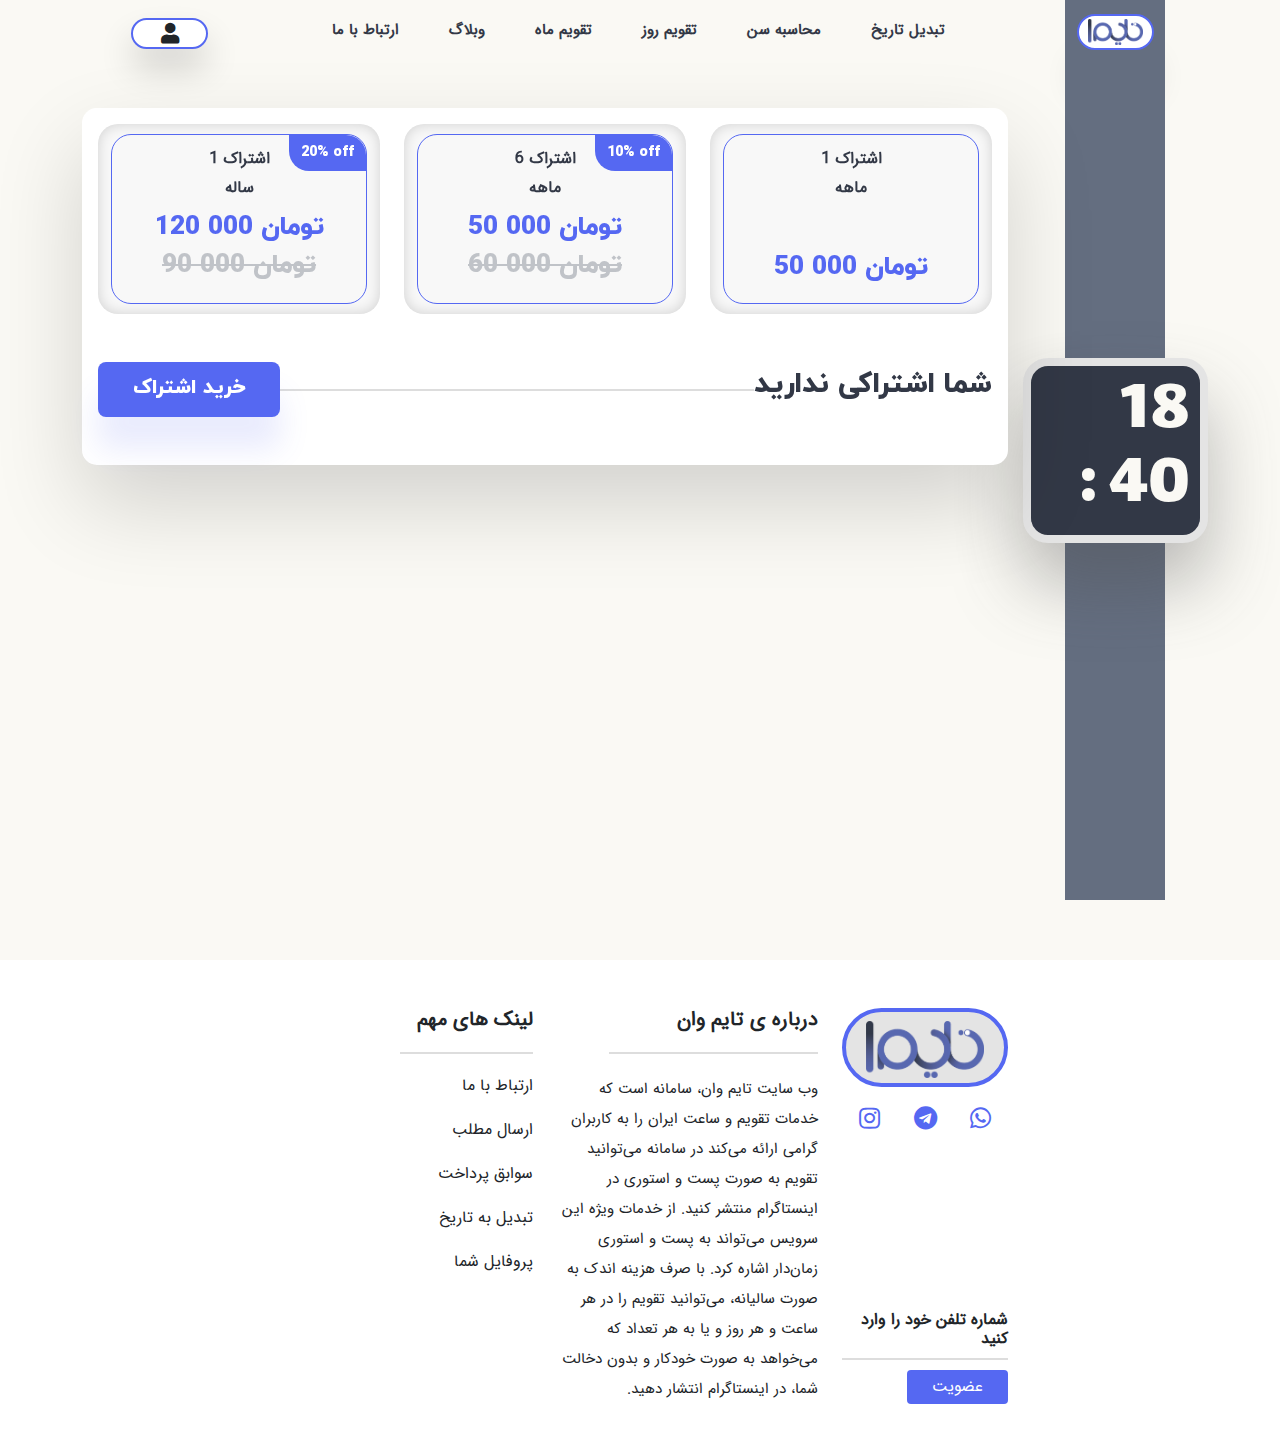
<file: buyPrime.html>
<!DOCTYPE html>
<html lang="en">

<head>
    <meta charset="UTF-8">
    <meta http-equiv="X-UA-Compatible" content="IE=edge">
    <meta name="viewport" content="width=device-width, initial-scale=1.0">
    <link rel="stylesheet" href="css/bootstrap.min.css">
    <link rel="stylesheet" href="css/swiper-bundle.min.css">
    <link rel="stylesheet" href="css/animate.min.css">
    <link rel="stylesheet" href="packages/fontawsome-5.13.0/all.min.css">
    <link rel="stylesheet" href="css/styleDependency.css">
    <link rel="stylesheet" href="css/style.css">

    <title>پروفایل | time1</title>
</head>

<body onload="startTime()">
    <div class="container">

        <!--------------------------- top menu -->
        <section class="topMenu">
            <nav class="navbar navbar-expand-lg" id="mainNav">

                <div class="navbar-toggler navbar-toggler-right" type="button" data-toggle="collapse"
                    data-target="#navbarResponsive" aria-controls="navbarResponsive" aria-expanded="false"
                    aria-label="Toggle navigation">
                    <div class="menu-button">
                        <div class="bar"></div>
                        <div class="bar"></div>
                        <div class="bar"></div>
                    </div>
                </div>

                <div class="px-3 d-block d-md-none">
                    <div class="login loginHead"><i class="fas fa-user"></i></div>
                </div>

                <div class="collapse navbar-collapse" id="navbarResponsive">

                    <div style="width: 80px;"></div>

                    <ul class="navbar-nav">

                        <li class="nav-item nav-link">
                            <a class="nav-inner" href="">تبدیل تاریخ</a>
                            <div class="menuLine"></div>
                        </li>

                        <li class="nav-item nav-link">
                            <a class="nav-inner" href="">محاسبه سن</a>
                            <div class="menuLine"></div>
                        </li>

                        <li class="nav-item nav-link">
                            <a class="nav-inner" href="">تقویم روز</a>
                            <div class="menuLine"></div>
                        </li>

                        <li class="nav-item nav-link">
                            <a class="nav-inner" href="">تقویم ماه</a>
                            <div class="menuLine"></div>
                        </li>

                        <li class="nav-item nav-link">
                            <a class="nav-inner" href="">وبلاگ</a>
                            <div class="menuLine"></div>
                        </li>

                        <li class="nav-item nav-link">
                            <a class="nav-inner" href="">ارتباط با ما</a>
                            <div class="menuLine"></div>
                        </li>

                    </ul>

                    <div class="login loginHead"><i class="fas fa-user"></i></div>

                </div>
            </nav>
        </section>
        <!--------------------------- end of top menu -->





        <section class="headContent pt-5">
            <div class="row">

                <!--------------------------- side menu -->
                <div class="col-md-2 pb-5 pb-md-0 d-flex justify-content-center d-flex">
                    <div class="watchBand d-none d-md-flex align-items-center justify-content-center">
                        <div class="headLogo d-none d-md-block"><img src="images/logo.png" alt=""></div>
                        <div class="watchDisplay">
                            <span class="hourTimer">12</span> <br>
                            <span class="blink">:</span> <span class="minuteTimer">12</span>
                        </div>
                    </div>

                    <div class="menuSide d-flex flex-column justify-content-around align-items-center">
                        <div class="login loginHead"><i class="fas fa-user"></i></div>
                        
                        <div class="menuItemWrapper">
                            <a class="nav-inner" href="">صفحه اصلی</a>
                            <div class="menuLine"></div>
                        </div>

                        <div class="menuItemWrapper">
                            <a class="nav-inner" href="">تبدیل تاریخ</a>
                            <div class="menuLine"></div>
                        </div>

                        <div class="menuItemWrapper">
                            <a class="nav-inner" href="">محاسبه سن</a>
                            <div class="menuLine"></div>
                        </div>

                        <div class="menuItemWrapper">
                            <a class="nav-inner" href="">تقویم روز</a>
                            <div class="menuLine"></div>
                        </div>

                        <div class="menuItemWrapper">
                            <a class="nav-inner" href="">تقویم ماه</a>
                            <div class="menuLine"></div>
                        </div>

                        <div class="menuItemWrapper">
                            <a class="nav-inner" href="">وبلاگ</a>
                            <div class="menuLine"></div>
                        </div>

                        <div class="menuItemWrapper">
                            <a class="nav-inner" href="">ارتباط با ما</a>
                            <div class="menuLine"></div>
                        </div>
                    </div>
                </div>
                <!--------------------------- end of side menu -->



                <!--------------------------- content -->
                <div class="col-md-10">
                    <div class="FormsWrapper pt-3 px-3 mb-5">

                        <section class="profilePrimeWrapper">
                            <div class="buyPrime">
                                <form action="">
                                    <div class="row">

                                        <div class="col-md-4 pb-4 pb-md-0">
                                            <label class="primeWrapper" for="test1">
                                                <div class="primeInner text-center">
                                                    <p class="pb-5 m-0">
                                                        اشتراک 1<br>
                                                        ماهه
                                                    </p>
                                                    <h4>50 000 تومان</h4>
                                                </div>
                                            </label>
                                            <input class="d-none" type="radio" id="test1" name="buy">
                                        </div>

                                        <div class="col-md-4 pb-4 pb-md-0">
                                            <label class="primeWrapper" for="test2">
                                                <div class="primeInner text-center">
                                                    <p class="pb-2 m-0">
                                                        اشتراک 6<br>
                                                        ماهه
                                                    </p>
                                                    <h4 class="mb-1">50 000 تومان</h4>
                                                    <h4 class="oldPrice"><strike>60 000 تومان</strike></h4>
                                                    <div class="primeOff">10% off</div>
                                                </div>
                                            </label>
                                            <input class="d-none" type="radio" id="test2" name="buy">
                                        </div>

                                        <div class="col-md-4 pb-4 pb-md-0">
                                            <label class="primeWrapper" for="test3">
                                                <div class="primeInner text-center">
                                                    <p class="pb-2 m-0">
                                                        اشتراک 1<br>
                                                        ساله
                                                    </p>
                                                    <h4 class="mb-1">120 000 تومان</h4>
                                                    <h4 class="oldPrice"><strike>90 000 تومان</strike></h4>
                                                    <div class="primeOff">20% off</div>
                                                </div>
                                            </label>
                                            <input class="d-none" type="radio" id="test3" name="buy">
                                        </div>

                                        <div class="col-12 buyPrimeNow py-5">
                                            <div class="d-flex justify-content-around align-items-center">
                                                <h2>شما اشتراکی ندارید</h2>
                                                <div class="titleLine"></div>
                                                <button class="btn btn-dark">خرید اشتراک</button>
                                            </div>
                                        </div>

                                    </div>
                                </form>
                            </div>
                        </section>

                    </div>
                </div>
                <!--------------------------- end of content -->
            </div>

        </section>

    </div>




    <!--------------------------- footer -->

    <footer class="bg-white py-5">
        <div class="container">
            <div class="footer">
                <div class="row">
                    <div class="col-md-2"></div>

                    <div class="col-md-2 pb-5 pb-md-0">
                        <div class="footerItemInner d-flex flex-column justify-content-between">

                            <div>
                                <div class="logoFooter"><img src="images/logo.png" alt=""></div>

                                <div class="socialMedia py-3 d-flex justify-content-around">
                                    <a href=""><i class="fab fa-whatsapp"></i></a>
                                    <a href=""><i class="fab fa-telegram"></i></a>
                                    <a href=""><i class="fab fa-instagram"></i></a>
                                </div>
                            </div>

                            <div class="fastLogin">
                                <h6>شماره تلفن خود را وارد کنید</h6>
                                <form action="">
                                    <input type="text" class="numberCheck" name="footerLogin" maxlength="11" id="" placeholder="+98" required>
                                    <input type="submit" class="footerLogin btn btn-dark" value="عضویت">
                                </form>
                            </div>

                        </div>
                    </div>

                    <div class="col-md-3 pb-5 pb-md-0">
                        <div class="footerItemInner">
                            <h5>درباره ی تایم وان</h5>
                            <p class="m-0">
                                وب سایت تایم وان، سامانه است که خدمات تقویم و ساعت ایران را به کاربران گرامی ارائه
                                می‌کند در سامانه می‌توانید تقویم به صورت پست و استوری در اینستاگرام منتشر کنید. از خدمات
                                ویژه این سرویس می‌تواند به پست و استوری زمان‌دار اشاره کرد. با صرف هزینه اندک به صورت
                                سالیانه، می‌توانید تقویم را در هر ساعت و هر روز و یا به هر تعداد که می‌خواهد به صورت
                                خودکار و بدون دخالت شما، در اینستاگرام انتشار دهید.
                            </p>
                        </div>
                    </div>

                    <div class="col-md-2 pb-5 pb-md-0">
                        <div class="footerItemInner">
                            <h5>لینک های مهم</h5>
                            <ul>
                                <a href="">
                                    <li>ارتباط با ما</li>
                                </a>
                                <a href="">
                                    <li>ارسال مطلب</li>
                                </a>
                                <a href="">
                                    <li>سوابق پرداخت</li>
                                </a>
                                <a href="">
                                    <li>تبدیل به تاریخ</li>
                                </a>
                                <a href="">
                                    <li>پروفایل شما</li>
                                </a>
                            </ul>
                        </div>
                    </div>

                    <div class="col-md-3 pb-5 pb-md-0">
                        <div class="mapouter">
                            <div class="gmap_canvas">
                                <iframe id="gmap_canvas"
                                    src="https://www.google.com/maps/embed?pb=!1m18!1m12!1m3!1d3205.6355373965594!2d52.67411651513676!3d36.538786280003265!2m3!1f0!2f0!3f0!3m2!1i1024!2i768!4f13.1!3m3!1m2!1s0x3f8f89b49ceb1f5d%3A0xe1b427110eca6480!2sMazandaran%20Province%2C%20Babol%2C%20Modarres%20St%2C%20Shiro%20Khorshid%2C%20Iran!5e0!3m2!1sen!2s!4v1636475315370!5m2!1sen!2s"
                                    frameborder="0" scrolling="no" marginheight="0" marginwidth="0">
                                </iframe>
                            </div>
                        </div>
                    </div>
                </div>

            </div>
        </div>
    </footer>

    <!--------------------------- end of footeer -->




</body>

<script src="js/jquery-3.5.1.min.js"></script>
<script src="js/swiper-bundle.min.js"></script>
<script src="js/bootstrap.min.js"></script>
<script src="js/script.js"></script>

</html>
</file>
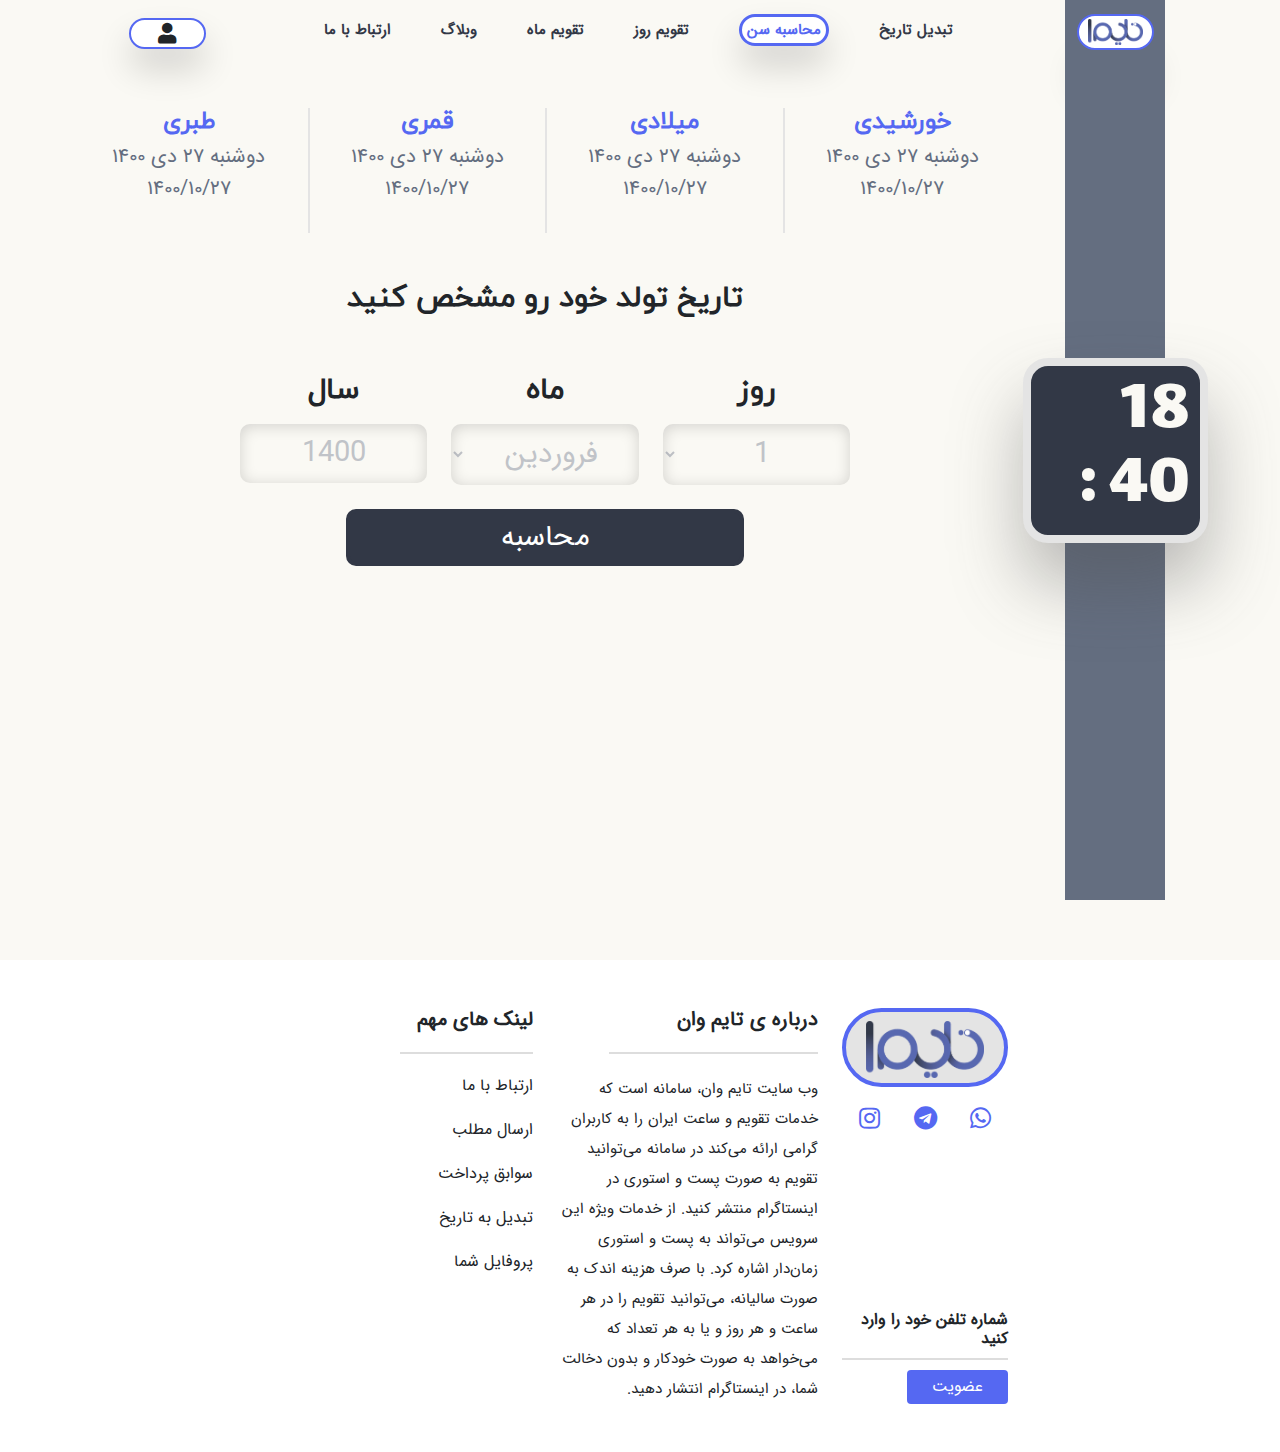
<file: calculateAge.html>
<!DOCTYPE html>
<html lang="en">

<head>
    <meta charset="UTF-8">
    <meta http-equiv="X-UA-Compatible" content="IE=edge">
    <meta name="viewport" content="width=device-width, initial-scale=1.0">
    <link rel="stylesheet" href="css/bootstrap.min.css">
    <link rel="stylesheet" href="css/swiper-bundle.min.css">
    <link rel="stylesheet" href="css/animate.min.css">
    <link rel="stylesheet" href="packages/fontawsome-5.13.0/all.min.css">
    <link rel="stylesheet" href="css/styleDependency.css">
    <link rel="stylesheet" href="css/style.css">

    <title>محاسبه سن | time1</title>
</head>

<body onload="startTime()">
    <div class="container">

        <!--------------------------- top menu -->
        <section class="topMenu">
            <nav class="navbar navbar-expand-lg" id="mainNav">

                <div class="navbar-toggler navbar-toggler-right" type="button" data-toggle="collapse"
                    data-target="#navbarResponsive" aria-controls="navbarResponsive" aria-expanded="false"
                    aria-label="Toggle navigation">
                    <div class="menu-button">
                        <div class="bar"></div>
                        <div class="bar"></div>
                        <div class="bar"></div>
                    </div>
                </div>

                <div class="px-3 d-block d-md-none">
                    <div class="login loginHead"><i class="fas fa-user"></i></div>
                </div>

                <div class="collapse navbar-collapse" id="navbarResponsive">

                    <div style="width: 80px;"></div>

                    <ul class="navbar-nav">

                        <li class="nav-item nav-link">
                            <a class="nav-inner" href="">تبدیل تاریخ</a>
                            <div class="menuLine"></div>
                        </li>

                        <li class="nav-item nav-link">
                            <a class="nav-inner curentPage" href="">محاسبه سن</a>
                            <div class="menuLine"></div>
                        </li>

                        <li class="nav-item nav-link">
                            <a class="nav-inner" href="">تقویم روز</a>
                            <div class="menuLine"></div>
                        </li>

                        <li class="nav-item nav-link">
                            <a class="nav-inner" href="">تقویم ماه</a>
                            <div class="menuLine"></div>
                        </li>

                        <li class="nav-item nav-link">
                            <a class="nav-inner" href="">وبلاگ</a>
                            <div class="menuLine"></div>
                        </li>

                        <li class="nav-item nav-link">
                            <a class="nav-inner" href="">ارتباط با ما</a>
                            <div class="menuLine"></div>
                        </li>

                    </ul>

                    <div class="login loginHead"><i class="fas fa-user"></i></div>

                </div>
            </nav>
        </section>
        <!--------------------------- end of top menu -->





        <section class="headContent pt-5">
            <div class="row">

                <!--------------------------- side menu -->
                <div class="col-md-2 pb-5 pb-md-0 d-flex justify-content-center d-flex">
                    <div class="watchBand d-none d-md-flex align-items-center justify-content-center">
                        <div class="headLogo d-none d-md-block"><img src="images/logo.png" alt=""></div>
                        <div class="watchDisplay">
                            <span class="hourTimer">12</span> <br>
                            <span class="blink">:</span> <span class="minuteTimer">12</span>
                        </div>
                    </div>

                    <div class="menuSide d-flex flex-column justify-content-around align-items-center">
                        <div class="login loginHead"><i class="fas fa-user"></i></div>
                        
                        <div class="menuItemWrapper">
                            <a class="nav-inner" href="">صفحه اصلی</a>
                            <div class="menuLine"></div>
                        </div>

                        <div class="menuItemWrapper">
                            <a class="nav-inner" href="">تبدیل تاریخ</a>
                            <div class="menuLine"></div>
                        </div>

                        <div class="menuItemWrapper">
                            <a class="nav-inner" href="">محاسبه سن</a>
                            <div class="menuLine"></div>
                        </div>

                        <div class="menuItemWrapper">
                            <a class="nav-inner" href="">تقویم روز</a>
                            <div class="menuLine"></div>
                        </div>

                        <div class="menuItemWrapper">
                            <a class="nav-inner" href="">تقویم ماه</a>
                            <div class="menuLine"></div>
                        </div>

                        <div class="menuItemWrapper">
                            <a class="nav-inner" href="">وبلاگ</a>
                            <div class="menuLine"></div>
                        </div>

                        <div class="menuItemWrapper">
                            <a class="nav-inner" href="">ارتباط با ما</a>
                            <div class="menuLine"></div>
                        </div>
                    </div>
                </div>
                <!--------------------------- end of side menu -->



                <!--------------------------- content -->
                <div class="col-md-10 pb-5">

                    <div class="allDates text-center pb-4">
                        <div class="row">
                            <div class="col-md-3 col-6 datePackage datePackage1 pb-4">
                                <h4 class="yearName">خورشیدی</h4>
                                <h5 class="dateText">دوشنبه ۲۷ دی ۱۴۰۰</h5>
                                <h5 class="dateNumber">۱۴۰۰/۱۰/۲۷</h5>
                            </div>

                            <div class="col-md-3 col-6 datePackage datePackage2 pb-4">
                                <h4 class="yearName">میلادی</h4>
                                <h5 class="dateText">دوشنبه ۲۷ دی ۱۴۰۰</h5>
                                <h5 class="dateNumber">۱۴۰۰/۱۰/۲۷</h5>
                            </div>

                            <div class="col-md-3 col-6 datePackage datePackage3 pb-4 pt-4 pt-md-0">
                                <h4 class="yearName">قمری</h4>
                                <h5 class="dateText">دوشنبه ۲۷ دی ۱۴۰۰</h5>
                                <h5 class="dateNumber">۱۴۰۰/۱۰/۲۷</h5>
                            </div>

                            <div class="col-md-3 col-6 datePackage pb-4 pt-4 pt-md-0">
                                <h4 class="yearName">طبری</h4>
                                <h5 class="dateText">دوشنبه ۲۷ دی ۱۴۰۰</h5>
                                <h5 class="dateNumber">۱۴۰۰/۱۰/۲۷</h5>
                            </div>

                        </div>
                    </div>

                    <div class="dateTransform row justify-content-center">
                        <div class="col-lg-8 col-lg-offset-4">
                            <div class="row">
                                <h3 class="text-center py-4 pb-5">تاریخ تولد خود رو مشخص کنید</h3>
                                <div class="col-md-4 pb-3 pb-md-0 text-center">
                                    <h3>روز</h3>
                                    <div class="selectBox">
                                        <select name="ageDay" id="">
                                            <option value="1">1</option>
                                            <option value="2">2</option>
                                            <option value="3">3</option>
                                            <option value="4">4</option>
                                            <option value="5">5</option>
                                            <option value="6">6</option>
                                            <option value="7">7</option>
                                            <option value="8">8</option>
                                            <option value="9">9</option>
                                            <option value="10">10</option>
                                        </select>
                                    </div>
                                </div>
                                <div class="col-md-4 pb-3 pb-md-0 text-center">
                                    <h3>ماه</h3>
                                    <div class="selectBox">
                                        <select name="ageMonth" id="">
                                            <option value="1">فروردین</option>
                                            <option value="2">اردیبهشت</option>
                                            <option value="3">خرداد</option>
                                            <option value="4">تیر</option>
                                            <option value="5">مرداد</option>
                                            <option value="6">شهریور</option>
                                            <option value="7">مهر</option>
                                            <option value="8">آبان</option>
                                            <option value="9">آذر</option>
                                            <option value="10">دی</option>
                                            <option value="11">بهمن</option>
                                            <option value="12">اسفند</option>
                                        </select>
                                    </div>
                                </div>
                                <div class="col-md-4 pb-3 pb-md-0 text-center">
                                    <h3>سال</h3>
                                    <div class="dateTransformYearInput">
                                        <input type="text" name="ageYear" class="numberCheck" maxlength="4" value="1400">
                                    </div>
                                </div>


                                <div class="col-12 pr-0 pt-4">
                                    <div class="dateTransformButtons">
                                        <div class="row justify-content-center">    
                                            <div class="col-8 col-offset-4">
                                                <button class="btn btn-dark width-100 ageCalculate">محاسبه</button>
                                            </div>
                                        </div>
                                    </div>
                                </div>


                                <div class="ageResultWrapper pt-5">
                                    <div class="ageResult">
                                        <p class="ageResultHead">سن دقیق شما: 21 سال، 5 ماه، 1 روز، 12 ساعت، 48 دقیقه، 39 ثانیه</p>

                                        <P><span class="passedMonths">260</span> ماه از تاریخ تولد شما گذشته است.</P>
                                        <p><span class="passedWeeks">1,117</span> هفته از تاریخ تولد شما گذشته است.</p>
                                        <p><span class="passedDays">7,824</span> روز از تاریخ تولد شما گذشته است.</p>
                                        <p><span class="passedHours">187,788</span> ساعت از تاریخ تولد شما گذشته است.</p>
                                        <p><span class="passedMins">11,267,328</span> دقیقه از تاریخ تولد شما گذشته است.</p>
                                        <p><span class="passedSeconds">676,039,719</span> ثانیه از تاریخ تولد شما گذشته است.</p>

                                        <div class="ageResultFooter">
                                            <p><span class="tillDays">212</span> روز تا سالگرد تولد شما مانده است.</p>
                                            <p>سال <span class="brithYear">1379</span>: <span class="brithYearName">سال نهنگ</span></p>
                                            <p>نماد ماه شما <span class="brithYearAnimal">اَسَد (شیر)</span> است.</p>
                                            <p class="brithdayCandles">در تاریخ 1401/05/27 شما 22 ساله خواهید شد و تعداد شمع تولد شما 22 است</p>
                                        </div>
                                    </div>
                                </div>
                            </div>
                        </div>
                    </div>
                </div>
                <!--------------------------- end of content -->
            </div>

        </section>

    </div>




    <!--------------------------- footer -->

    <footer class="bg-white py-5">
        <div class="container">
            <div class="footer">
                <div class="row">
                    <div class="col-md-2"></div>

                    <div class="col-md-2 pb-5 pb-md-0">
                        <div class="footerItemInner d-flex flex-column justify-content-between">

                            <div>
                                <div class="logoFooter"><img src="images/logo.png" alt=""></div>

                                <div class="socialMedia py-3 d-flex justify-content-around">
                                    <a href=""><i class="fab fa-whatsapp"></i></a>
                                    <a href=""><i class="fab fa-telegram"></i></a>
                                    <a href=""><i class="fab fa-instagram"></i></a>
                                </div>
                            </div>

                            <div class="fastLogin">
                                <h6>شماره تلفن خود را وارد کنید</h6>
                                <form action="">
                                    <input type="text" class="numberCheck" name="footerLogin" maxlength="11" id="" placeholder="+98" required>
                                    <input type="submit" class="footerLogin btn btn-dark" value="عضویت">
                                </form>
                            </div>

                        </div>
                    </div>

                    <div class="col-md-3 pb-5 pb-md-0">
                        <div class="footerItemInner">
                            <h5>درباره ی تایم وان</h5>
                            <p class="m-0">
                                وب سایت تایم وان، سامانه است که خدمات تقویم و ساعت ایران را به کاربران گرامی ارائه
                                می‌کند در سامانه می‌توانید تقویم به صورت پست و استوری در اینستاگرام منتشر کنید. از خدمات
                                ویژه این سرویس می‌تواند به پست و استوری زمان‌دار اشاره کرد. با صرف هزینه اندک به صورت
                                سالیانه، می‌توانید تقویم را در هر ساعت و هر روز و یا به هر تعداد که می‌خواهد به صورت
                                خودکار و بدون دخالت شما، در اینستاگرام انتشار دهید.
                            </p>
                        </div>
                    </div>

                    <div class="col-md-2 pb-5 pb-md-0">
                        <div class="footerItemInner">
                            <h5>لینک های مهم</h5>
                            <ul>
                                <a href="">
                                    <li>ارتباط با ما</li>
                                </a>
                                <a href="">
                                    <li>ارسال مطلب</li>
                                </a>
                                <a href="">
                                    <li>سوابق پرداخت</li>
                                </a>
                                <a href="">
                                    <li>تبدیل به تاریخ</li>
                                </a>
                                <a href="">
                                    <li>پروفایل شما</li>
                                </a>
                            </ul>
                        </div>
                    </div>

                    <div class="col-md-3 pb-5 pb-md-0">
                        <div class="mapouter">
                            <div class="gmap_canvas">
                                <iframe id="gmap_canvas"
                                    src="https://www.google.com/maps/embed?pb=!1m18!1m12!1m3!1d3205.6355373965594!2d52.67411651513676!3d36.538786280003265!2m3!1f0!2f0!3f0!3m2!1i1024!2i768!4f13.1!3m3!1m2!1s0x3f8f89b49ceb1f5d%3A0xe1b427110eca6480!2sMazandaran%20Province%2C%20Babol%2C%20Modarres%20St%2C%20Shiro%20Khorshid%2C%20Iran!5e0!3m2!1sen!2s!4v1636475315370!5m2!1sen!2s"
                                    frameborder="0" scrolling="no" marginheight="0" marginwidth="0">
                                </iframe>
                            </div>
                        </div>
                    </div>
                </div>

            </div>
        </div>
    </footer>

    <!--------------------------- end of footeer -->




</body>

<script src="js/jquery-3.5.1.min.js"></script>
<script src="js/swiper-bundle.min.js"></script>
<script src="js/bootstrap.min.js"></script>
<script src="js/script.js"></script>

</html>
</file>
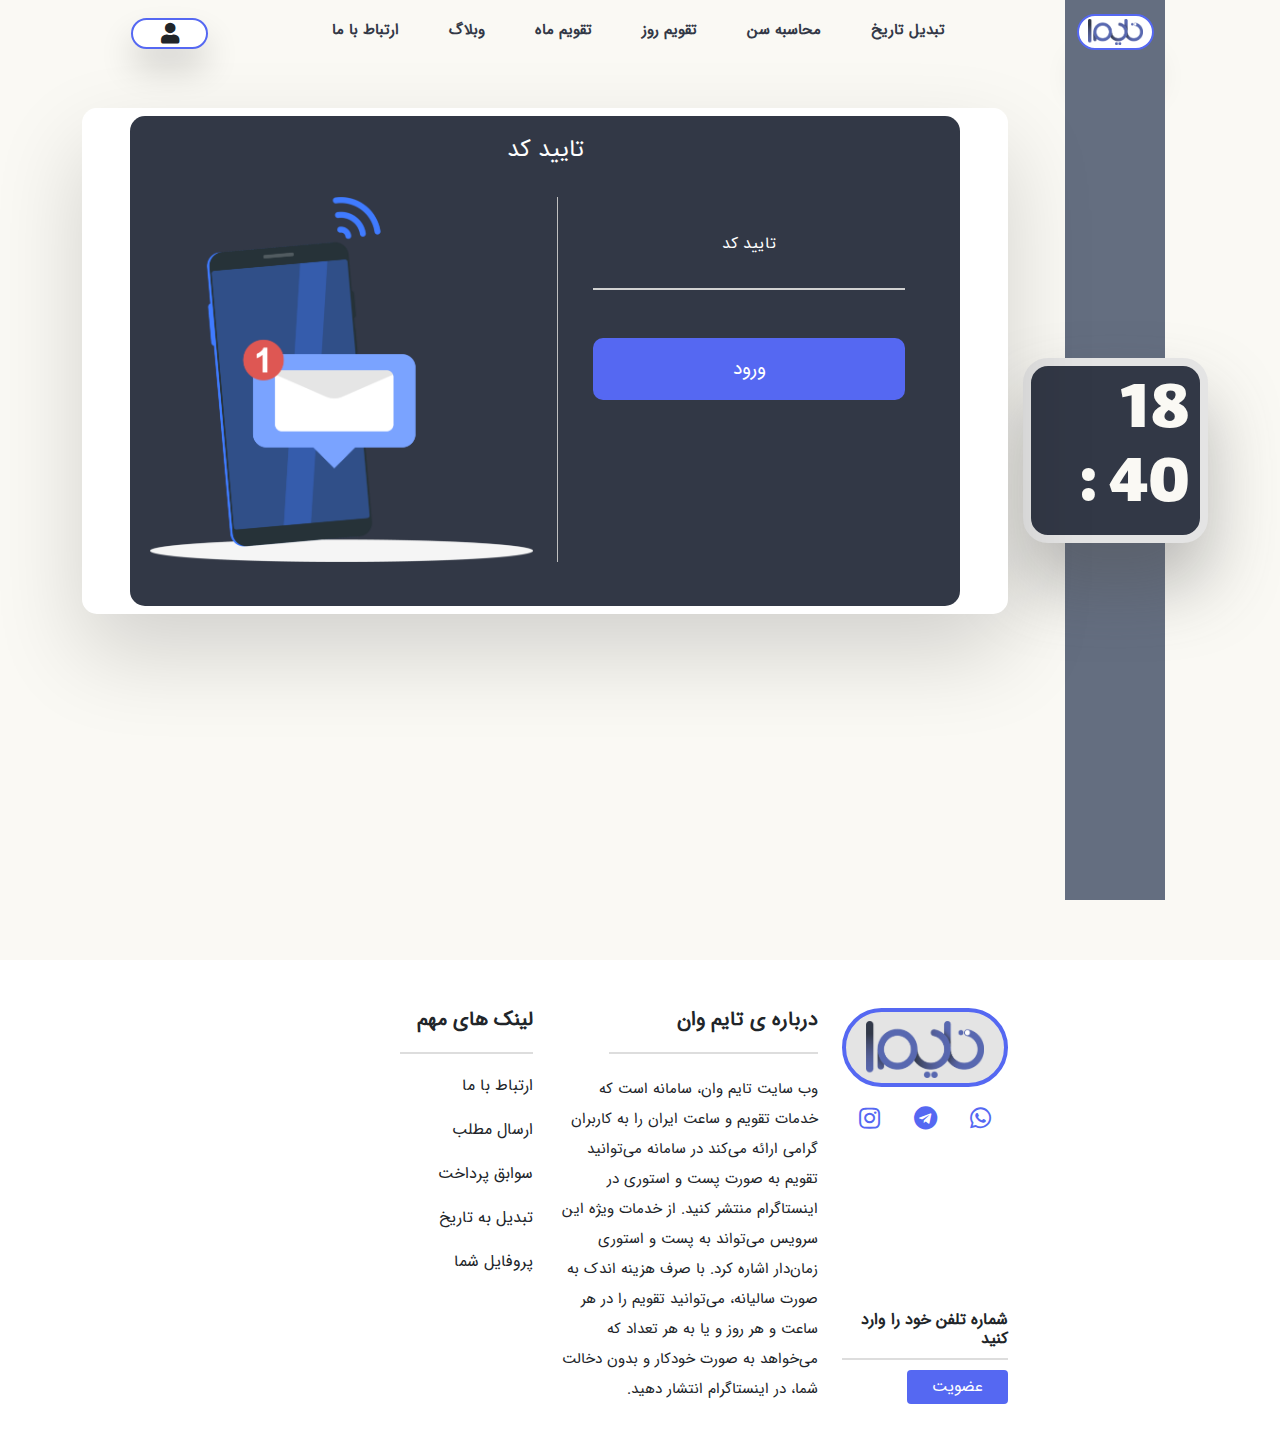
<file: codeAccept.html>
<!DOCTYPE html>
<html lang="en">

<head>
    <meta charset="UTF-8">
    <meta http-equiv="X-UA-Compatible" content="IE=edge">
    <meta name="viewport" content="width=device-width, initial-scale=1.0">
    <link rel="stylesheet" href="css/bootstrap.min.css">
    <link rel="stylesheet" href="css/swiper-bundle.min.css">
    <link rel="stylesheet" href="css/animate.min.css">
    <link rel="stylesheet" href="packages/fontawsome-5.13.0/all.min.css">
    <link rel="stylesheet" href="css/styleDependency.css">
    <link rel="stylesheet" href="css/style.css">

    <title>تایید کد | time1</title>
</head>

<body onload="startTime()">
    <div class="container">

        <!--------------------------- top menu -->
        <section class="topMenu">
            <nav class="navbar navbar-expand-lg" id="mainNav">

                <div class="navbar-toggler navbar-toggler-right" type="button" data-toggle="collapse"
                    data-target="#navbarResponsive" aria-controls="navbarResponsive" aria-expanded="false"
                    aria-label="Toggle navigation">
                    <div class="menu-button">
                        <div class="bar"></div>
                        <div class="bar"></div>
                        <div class="bar"></div>
                    </div>
                </div>

                <div class="px-3 d-block d-md-none">
                    <div class="login loginHead"><i class="fas fa-user"></i></div>
                </div>

                <div class="collapse navbar-collapse" id="navbarResponsive">

                    <div style="width: 80px;"></div>

                    <ul class="navbar-nav">

                        <li class="nav-item nav-link">
                            <a class="nav-inner" href="">تبدیل تاریخ</a>
                            <div class="menuLine"></div>
                        </li>

                        <li class="nav-item nav-link">
                            <a class="nav-inner" href="">محاسبه سن</a>
                            <div class="menuLine"></div>
                        </li>

                        <li class="nav-item nav-link">
                            <a class="nav-inner" href="">تقویم روز</a>
                            <div class="menuLine"></div>
                        </li>

                        <li class="nav-item nav-link">
                            <a class="nav-inner" href="">تقویم ماه</a>
                            <div class="menuLine"></div>
                        </li>

                        <li class="nav-item nav-link">
                            <a class="nav-inner" href="">وبلاگ</a>
                            <div class="menuLine"></div>
                        </li>

                        <li class="nav-item nav-link">
                            <a class="nav-inner" href="">ارتباط با ما</a>
                            <div class="menuLine"></div>
                        </li>

                    </ul>

                    <div class="login loginHead"><i class="fas fa-user"></i></div>

                </div>
            </nav>
        </section>
        <!--------------------------- end of top menu -->





        <section class="headContent pt-5">
            <div class="row">

                <!--------------------------- side menu -->
                <div class="col-md-2 pb-5 pb-md-0 d-flex justify-content-center d-flex">
                    <div class="watchBand d-none d-md-flex align-items-center justify-content-center">
                        <div class="headLogo d-none d-md-block"><img src="images/logo.png" alt=""></div>
                        <div class="watchDisplay">
                            <span class="hourTimer">12</span> <br>
                            <span class="blink">:</span> <span class="minuteTimer">12</span>
                        </div>
                    </div>

                    <div class="menuSide d-flex flex-column justify-content-around align-items-center">
                        <div class="login loginHead"><i class="fas fa-user"></i></div>
                        
                        <div class="menuItemWrapper">
                            <a class="nav-inner" href="">صفحه اصلی</a>
                            <div class="menuLine"></div>
                        </div>
                        
                        <div class="menuItemWrapper">
                            <a class="nav-inner" href="">تبدیل تاریخ</a>
                            <div class="menuLine"></div>
                        </div>

                        <div class="menuItemWrapper">
                            <a class="nav-inner" href="">محاسبه سن</a>
                            <div class="menuLine"></div>
                        </div>

                        <div class="menuItemWrapper">
                            <a class="nav-inner" href="">تقویم روز</a>
                            <div class="menuLine"></div>
                        </div>

                        <div class="menuItemWrapper">
                            <a class="nav-inner" href="">تقویم ماه</a>
                            <div class="menuLine"></div>
                        </div>

                        <div class="menuItemWrapper">
                            <a class="nav-inner" href="">وبلاگ</a>
                            <div class="menuLine"></div>
                        </div>

                        <div class="menuItemWrapper">
                            <a class="nav-inner" href="">ارتباط با ما</a>
                            <div class="menuLine"></div>
                        </div>
                    </div>
                </div>
                <!--------------------------- end of side menu -->



                <!--------------------------- content -->
                <div class="col-md-10">
                    <div class="FormsWrapper p-2 mb-5">

                        <div class="codeAcceptWrapper">
                            <div class="codeAccept text-center">
                                <h4 class="text-white">تایید کد</h4>
                                <form action="" method="">
                                    <div class="row py-4">
                                        <div class="col-md-6">
                                            <div class="smsForm">
                                                <label class="text-white" for="number">تایید کد</label>
                                                <input class="text-white form-control mb-4 text-center numberCheck" maxlength="4" type="text" id="number" name="">
                                                <button class="btn btn-dark formSubmit mt-4">ورود</button>
                                            </div>
                                        </div>
                                        <div class="col-md-6">
                                            <img src="images/sms.png" alt="">
                                        </div>
                                    </div>
                                </form>

                            </div>
                        </div>

                    </div>
                </div>
                <!--------------------------- end of content -->
            </div>

        </section>

    </div>




    <!--------------------------- footer -->

    <footer class="bg-white py-5">
        <div class="container">
            <div class="footer">
                <div class="row">
                    <div class="col-md-2"></div>

                    <div class="col-md-2 pb-5 pb-md-0">
                        <div class="footerItemInner d-flex flex-column justify-content-between">

                            <div>
                                <div class="logoFooter"><img src="images/logo.png" alt=""></div>

                                <div class="socialMedia py-3 d-flex justify-content-around">
                                    <a href=""><i class="fab fa-whatsapp"></i></a>
                                    <a href=""><i class="fab fa-telegram"></i></a>
                                    <a href=""><i class="fab fa-instagram"></i></a>
                                </div>
                            </div>

                            <div class="fastLogin">
                                <h6>شماره تلفن خود را وارد کنید</h6>
                                <form action="">
                                    <input type="text" class="numberCheck" name="footerLogin" maxlength="11" id="" placeholder="+98" required>
                                    <input type="submit" class="footerLogin btn btn-dark" value="عضویت">
                                </form>
                            </div>

                        </div>
                    </div>

                    <div class="col-md-3 pb-5 pb-md-0">
                        <div class="footerItemInner">
                            <h5>درباره ی تایم وان</h5>
                            <p class="m-0">
                                وب سایت تایم وان، سامانه است که خدمات تقویم و ساعت ایران را به کاربران گرامی ارائه
                                می‌کند در سامانه می‌توانید تقویم به صورت پست و استوری در اینستاگرام منتشر کنید. از خدمات
                                ویژه این سرویس می‌تواند به پست و استوری زمان‌دار اشاره کرد. با صرف هزینه اندک به صورت
                                سالیانه، می‌توانید تقویم را در هر ساعت و هر روز و یا به هر تعداد که می‌خواهد به صورت
                                خودکار و بدون دخالت شما، در اینستاگرام انتشار دهید.
                            </p>
                        </div>
                    </div>

                    <div class="col-md-2 pb-5 pb-md-0">
                        <div class="footerItemInner">
                            <h5>لینک های مهم</h5>
                            <ul>
                                <a href="">
                                    <li>ارتباط با ما</li>
                                </a>
                                <a href="">
                                    <li>ارسال مطلب</li>
                                </a>
                                <a href="">
                                    <li>سوابق پرداخت</li>
                                </a>
                                <a href="">
                                    <li>تبدیل به تاریخ</li>
                                </a>
                                <a href="">
                                    <li>پروفایل شما</li>
                                </a>
                            </ul>
                        </div>
                    </div>

                    <div class="col-md-3 pb-5 pb-md-0">
                        <div class="mapouter">
                            <div class="gmap_canvas">
                                <iframe id="gmap_canvas"
                                    src="https://www.google.com/maps/embed?pb=!1m18!1m12!1m3!1d3205.6355373965594!2d52.67411651513676!3d36.538786280003265!2m3!1f0!2f0!3f0!3m2!1i1024!2i768!4f13.1!3m3!1m2!1s0x3f8f89b49ceb1f5d%3A0xe1b427110eca6480!2sMazandaran%20Province%2C%20Babol%2C%20Modarres%20St%2C%20Shiro%20Khorshid%2C%20Iran!5e0!3m2!1sen!2s!4v1636475315370!5m2!1sen!2s"
                                    frameborder="0" scrolling="no" marginheight="0" marginwidth="0">
                                </iframe>
                            </div>
                        </div>
                    </div>
                </div>

            </div>
        </div>
    </footer>

    <!--------------------------- end of footeer -->




</body>

<script src="js/jquery-3.5.1.min.js"></script>
<script src="js/swiper-bundle.min.js"></script>
<script src="js/bootstrap.min.js"></script>
<script src="js/script.js"></script>

</html>
</file>
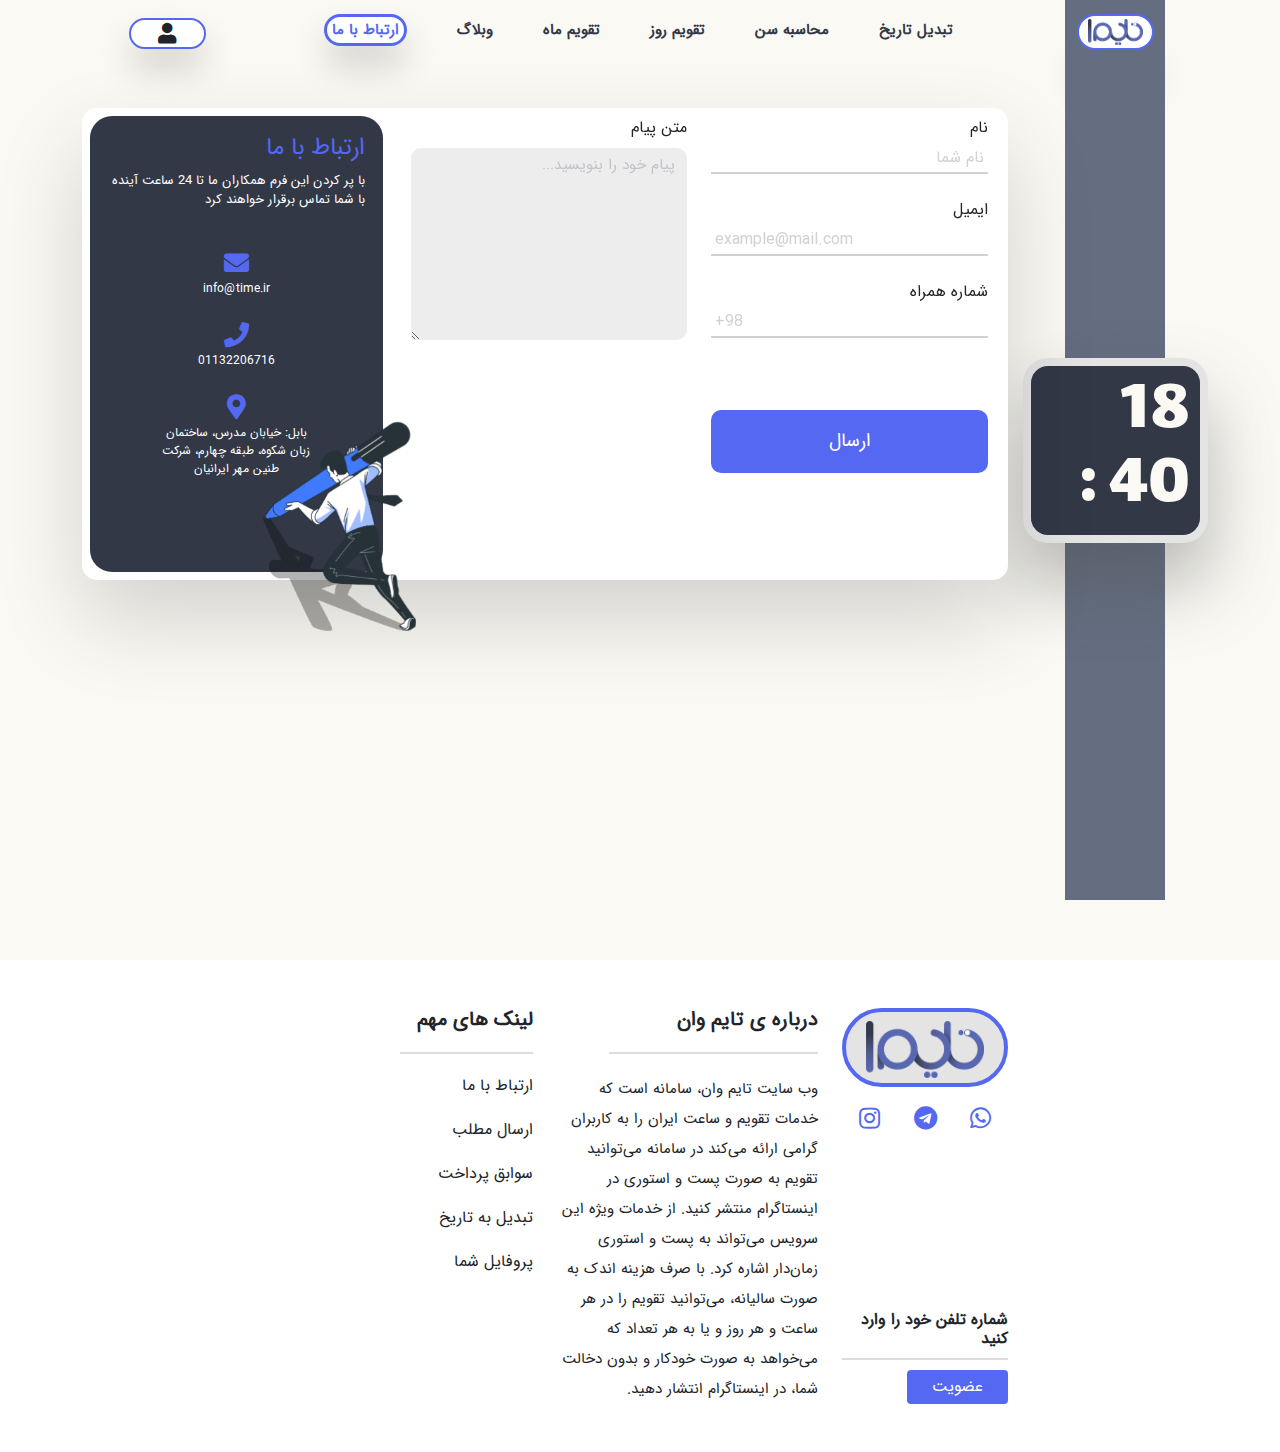
<file: contactUs.html>
<!DOCTYPE html>
<html lang="en">

<head>
    <meta charset="UTF-8">
    <meta http-equiv="X-UA-Compatible" content="IE=edge">
    <meta name="viewport" content="width=device-width, initial-scale=1.0">
    <link rel="stylesheet" href="css/bootstrap.min.css">
    <link rel="stylesheet" href="css/swiper-bundle.min.css">
    <link rel="stylesheet" href="css/animate.min.css">
    <link rel="stylesheet" href="packages/fontawsome-5.13.0/all.min.css">
    <link rel="stylesheet" href="css/styleDependency.css">
    <link rel="stylesheet" href="css/style.css">

    <title>ارتباط با ما  | time1</title>
</head>

<body onload="startTime()">
    <div class="container">

        <!--------------------------- top menu -->
        <section class="topMenu">
            <nav class="navbar navbar-expand-lg" id="mainNav">

                <div class="navbar-toggler navbar-toggler-right" type="button" data-toggle="collapse"
                    data-target="#navbarResponsive" aria-controls="navbarResponsive" aria-expanded="false"
                    aria-label="Toggle navigation">
                    <div class="menu-button">
                        <div class="bar"></div>
                        <div class="bar"></div>
                        <div class="bar"></div>
                    </div>
                </div>

                <div class="px-3 d-block d-md-none">
                    <div class="login loginHead"><i class="fas fa-user"></i></div>
                </div>

                <div class="collapse navbar-collapse" id="navbarResponsive">

                    <div style="width: 80px;"></div>

                    <ul class="navbar-nav">

                        <li class="nav-item nav-link">
                            <a class="nav-inner" href="">تبدیل تاریخ</a>
                            <div class="menuLine"></div>
                        </li>

                        <li class="nav-item nav-link">
                            <a class="nav-inner" href="">محاسبه سن</a>
                            <div class="menuLine"></div>
                        </li>

                        <li class="nav-item nav-link">
                            <a class="nav-inner" href="">تقویم روز</a>
                            <div class="menuLine"></div>
                        </li>

                        <li class="nav-item nav-link">
                            <a class="nav-inner" href="">تقویم ماه</a>
                            <div class="menuLine"></div>
                        </li>

                        <li class="nav-item nav-link">
                            <a class="nav-inner" href="">وبلاگ</a>
                            <div class="menuLine"></div>
                        </li>

                        <li class="nav-item nav-link">
                            <a class="nav-inner curentPage" href="">ارتباط با ما</a>
                            <div class="menuLine"></div>
                        </li>

                    </ul>

                    <div class="login loginHead"><i class="fas fa-user"></i></div>

                </div>
            </nav>
        </section>
        <!--------------------------- end of top menu -->





        <section class="headContent pt-5">
            <div class="row">

                <!--------------------------- side menu -->
                <div class="col-md-2 pb-5 pb-md-0 d-flex justify-content-center d-flex">
                    <div class="watchBand d-none d-md-flex align-items-center justify-content-center">
                        <div class="headLogo d-none d-md-block"><img src="images/logo.png" alt=""></div>
                        <div class="watchDisplay">
                            <span class="hourTimer">12</span> <br>
                            <span class="blink">:</span> <span class="minuteTimer">12</span>
                        </div>
                    </div>

                    <div class="menuSide d-flex flex-column justify-content-around align-items-center">
                        <div class="login loginHead"><i class="fas fa-user"></i></div>
                        
                        <div class="menuItemWrapper">
                            <a class="nav-inner" href="">صفحه اصلی</a>
                            <div class="menuLine"></div>
                        </div>
                        
                        <div class="menuItemWrapper">
                            <a class="nav-inner" href="">تبدیل تاریخ</a>
                            <div class="menuLine"></div>
                        </div>

                        <div class="menuItemWrapper">
                            <a class="nav-inner" href="">محاسبه سن</a>
                            <div class="menuLine"></div>
                        </div>

                        <div class="menuItemWrapper">
                            <a class="nav-inner" href="">تقویم روز</a>
                            <div class="menuLine"></div>
                        </div>

                        <div class="menuItemWrapper">
                            <a class="nav-inner" href="">تقویم ماه</a>
                            <div class="menuLine"></div>
                        </div>

                        <div class="menuItemWrapper">
                            <a class="nav-inner" href="">وبلاگ</a>
                            <div class="menuLine"></div>
                        </div>

                        <div class="menuItemWrapper">
                            <a class="nav-inner" href="">ارتباط با ما</a>
                            <div class="menuLine"></div>
                        </div>
                    </div>
                </div>
                <!--------------------------- end of side menu -->



                <!--------------------------- content -->
                <div class="col-md-10">
                    <div class="FormsWrapper mb-5">
                        <div class="contactUs">
                            <div class="row m-0">
                                <div class="col-sm-8">
                                    <form action="" method="">
                                        <div class="row p-2">
                                            <div class="col-md-6">

                                                <label for="name">نام</label>
                                                <input class="form-control mb-4" type="text" placeholder="نام شما" id="name" name="">

                                                <label for="email">ایمیل</label>
                                                <input class="form-control text-left mb-4" type="email" placeholder="example@mail.com" id="email" name="">

                                                <label for="number">شماره همراه</label>
                                                <input class="form-control text-left mb-4 numberCheck" type="text" placeholder="+98" maxlength="11" id="number" name="">
                                                
                                                
                                            </div>

                                            <div class="col-md-6">
                                                <label class="pb-2" for="msg">متن پیام</label>
                                                <textarea class="form-control" id="msg" rows="" placeholder="پیام خود را بنویسید..."  name=""></textarea>
                                            </div>

                                            <div class="col-md-6 col-md-offset-6">
                                                <button class="btn btn-dark formSubmit mt-5">ارسال</button>
                                            </div>

                                        </div>
                                    </form>
                                </div>
                                <div class="col-sm-4 p-2">
                                    <div class="contactUsText">
                                        <div class="pb-4">
                                            <h4>ارتباط با ما</h4>
                                            <p>با پر کردن این فرم همکاران ما تا 24 ساعت آینده با شما تماس برقرار خواهند کرد</p>
                                        </div>

                                        <div class="pb-4 text-center">
                                            <i class="fas fa-envelope"></i>
                                            <span>info@time.ir</span>
                                        </div>

                                        <div class="pb-4 text-center">
                                            <i class="fas fa-phone"></i>
                                            <span>01132206716</span>
                                        </div>

                                        <div class="pb-4 px-0 px-lg-5 text-center">
                                            <i class="fas fa-map-marker-alt"></i>
                                            <span>بابل: خیابان مدرس، ساختمان زبان شکوه، طبقه چهارم، شرکت طنین مهر ایرانیان</span>
                                        </div>

                                        <div class="imageContactUs">
                                            <img src="images/contactUs.png" alt="">
                                        </div>
                                    </div>
                                </div>
                            </div>
                        </div>
                    </div>
                </div>
                <!--------------------------- end of content -->
            </div>

        </section>

    </div>




    <!--------------------------- footer -->

    <footer class="bg-white py-5">
        <div class="container">
            <div class="footer">
                <div class="row">
                    <div class="col-md-2"></div>

                    <div class="col-md-2 pb-5 pb-md-0">
                        <div class="footerItemInner d-flex flex-column justify-content-between">

                            <div>
                                <div class="logoFooter"><img src="images/logo.png" alt=""></div>

                                <div class="socialMedia py-3 d-flex justify-content-around">
                                    <a href=""><i class="fab fa-whatsapp"></i></a>
                                    <a href=""><i class="fab fa-telegram"></i></a>
                                    <a href=""><i class="fab fa-instagram"></i></a>
                                </div>
                            </div>

                            <div class="fastLogin">
                                <h6>شماره تلفن خود را وارد کنید</h6>
                                <form action="">
                                    <input type="text" class="numberCheck" name="footerLogin" maxlength="11" id="" placeholder="+98" required>
                                    <input type="submit" class="footerLogin btn btn-dark" value="عضویت">
                                </form>
                            </div>

                        </div>
                    </div>

                    <div class="col-md-3 pb-5 pb-md-0">
                        <div class="footerItemInner">
                            <h5>درباره ی تایم وان</h5>
                            <p class="m-0">
                                وب سایت تایم وان، سامانه است که خدمات تقویم و ساعت ایران را به کاربران گرامی ارائه
                                می‌کند در سامانه می‌توانید تقویم به صورت پست و استوری در اینستاگرام منتشر کنید. از خدمات
                                ویژه این سرویس می‌تواند به پست و استوری زمان‌دار اشاره کرد. با صرف هزینه اندک به صورت
                                سالیانه، می‌توانید تقویم را در هر ساعت و هر روز و یا به هر تعداد که می‌خواهد به صورت
                                خودکار و بدون دخالت شما، در اینستاگرام انتشار دهید.
                            </p>
                        </div>
                    </div>

                    <div class="col-md-2 pb-5 pb-md-0">
                        <div class="footerItemInner">
                            <h5>لینک های مهم</h5>
                            <ul>
                                <a href="">
                                    <li>ارتباط با ما</li>
                                </a>
                                <a href="">
                                    <li>ارسال مطلب</li>
                                </a>
                                <a href="">
                                    <li>سوابق پرداخت</li>
                                </a>
                                <a href="">
                                    <li>تبدیل به تاریخ</li>
                                </a>
                                <a href="">
                                    <li>پروفایل شما</li>
                                </a>
                            </ul>
                        </div>
                    </div>

                    <div class="col-md-3 pb-5 pb-md-0">
                        <div class="mapouter">
                            <div class="gmap_canvas">
                                <iframe id="gmap_canvas"
                                    src="https://www.google.com/maps/embed?pb=!1m18!1m12!1m3!1d3205.6355373965594!2d52.67411651513676!3d36.538786280003265!2m3!1f0!2f0!3f0!3m2!1i1024!2i768!4f13.1!3m3!1m2!1s0x3f8f89b49ceb1f5d%3A0xe1b427110eca6480!2sMazandaran%20Province%2C%20Babol%2C%20Modarres%20St%2C%20Shiro%20Khorshid%2C%20Iran!5e0!3m2!1sen!2s!4v1636475315370!5m2!1sen!2s"
                                    frameborder="0" scrolling="no" marginheight="0" marginwidth="0">
                                </iframe>
                            </div>
                        </div>
                    </div>
                </div>

            </div>
        </div>
    </footer>

    <!--------------------------- end of footeer -->




</body>

<script src="js/jquery-3.5.1.min.js"></script>
<script src="js/swiper-bundle.min.js"></script>
<script src="js/bootstrap.min.js"></script>
<script src="js/script.js"></script>

</html>
</file>
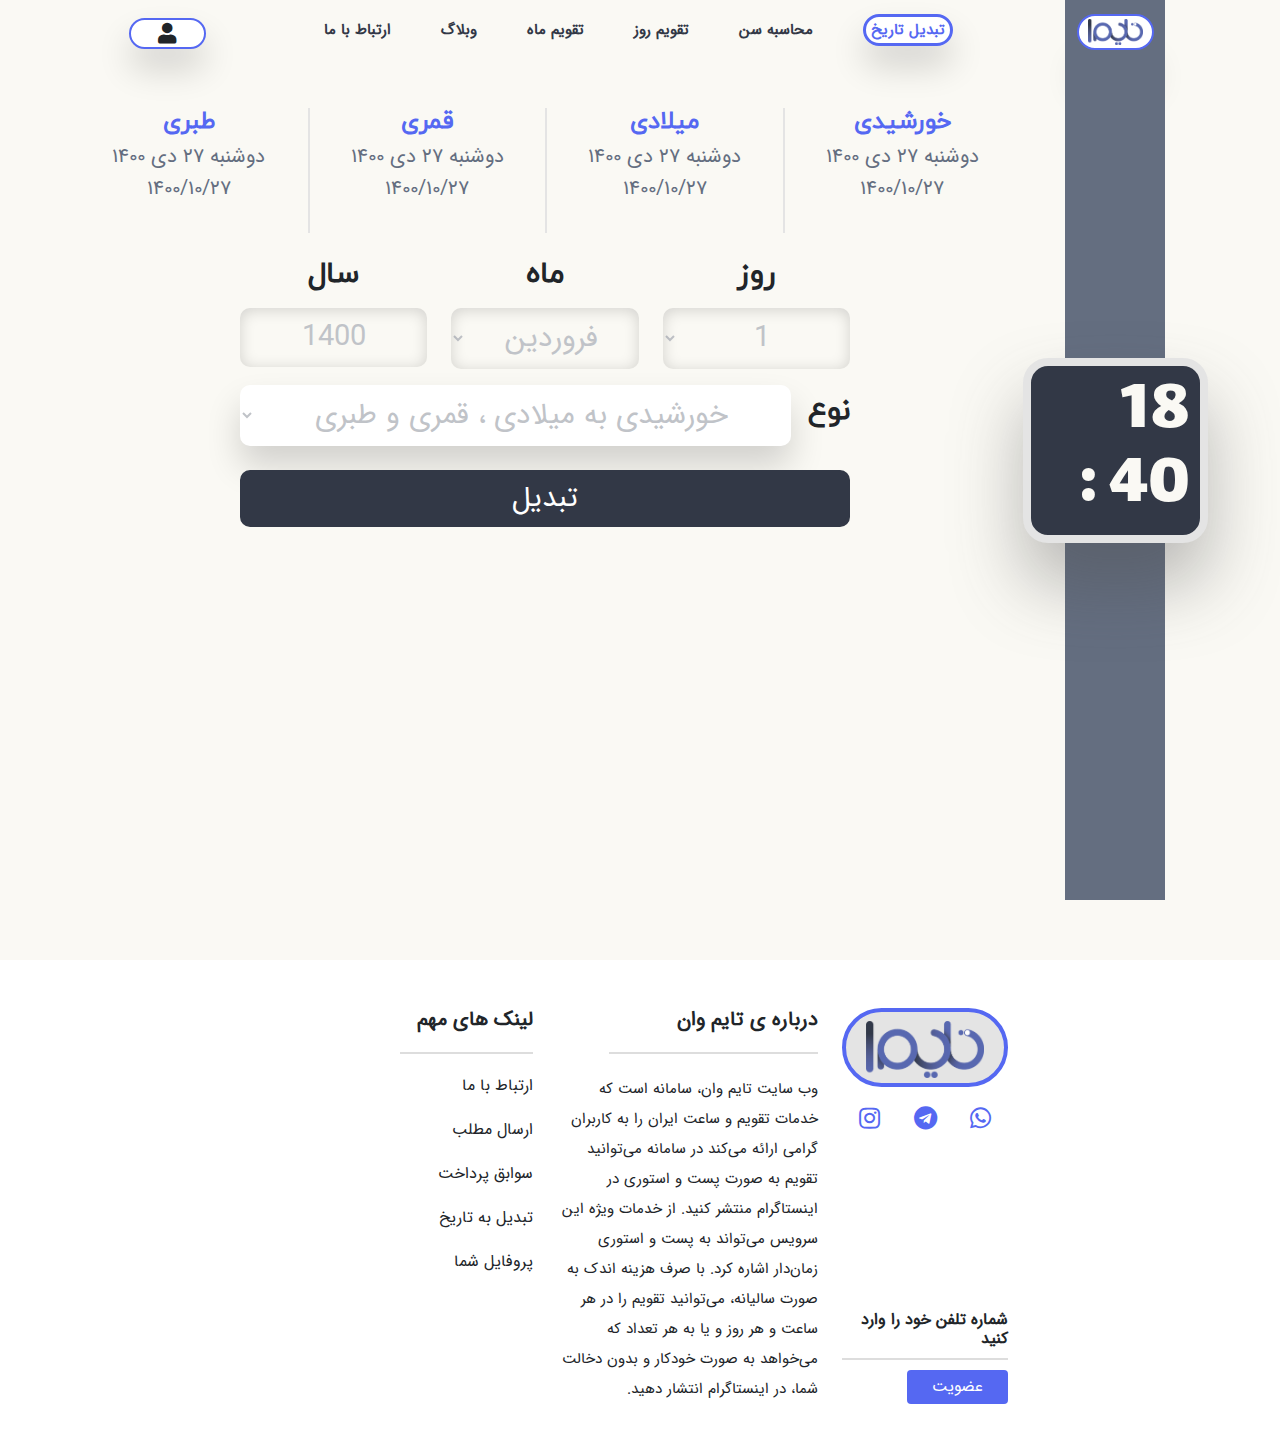
<file: dateTransform.html>
<!DOCTYPE html>
<html lang="en">

<head>
    <meta charset="UTF-8">
    <meta http-equiv="X-UA-Compatible" content="IE=edge">
    <meta name="viewport" content="width=device-width, initial-scale=1.0">
    <link rel="stylesheet" href="css/bootstrap.min.css">
    <link rel="stylesheet" href="css/swiper-bundle.min.css">
    <link rel="stylesheet" href="css/animate.min.css">
    <link rel="stylesheet" href="packages/fontawsome-5.13.0/all.min.css">
    <link rel="stylesheet" href="css/styleDependency.css">
    <link rel="stylesheet" href="css/style.css">

    <title>تبدیل تاریخ | time1</title>
</head>

<body onload="startTime()">
    <div class="container">

        <!--------------------------- top menu -->
        <section class="topMenu">
            <nav class="navbar navbar-expand-lg" id="mainNav">

                <div class="navbar-toggler navbar-toggler-right" type="button" data-toggle="collapse"
                    data-target="#navbarResponsive" aria-controls="navbarResponsive" aria-expanded="false"
                    aria-label="Toggle navigation">
                    <div class="menu-button">
                        <div class="bar"></div>
                        <div class="bar"></div>
                        <div class="bar"></div>
                    </div>
                </div>

                <div class="px-3 d-block d-md-none">
                    <div class="login loginHead"><i class="fas fa-user"></i></div>
                </div>

                <div class="collapse navbar-collapse" id="navbarResponsive">

                    <div style="width: 80px;"></div>

                    <ul class="navbar-nav">

                        <li class="nav-item nav-link">
                            <a class="nav-inner curentPage" href="">تبدیل تاریخ</a>
                            <div class="menuLine"></div>
                        </li>

                        <li class="nav-item nav-link">
                            <a class="nav-inner" href="">محاسبه سن</a>
                            <div class="menuLine"></div>
                        </li>

                        <li class="nav-item nav-link">
                            <a class="nav-inner" href="">تقویم روز</a>
                            <div class="menuLine"></div>
                        </li>

                        <li class="nav-item nav-link">
                            <a class="nav-inner" href="">تقویم ماه</a>
                            <div class="menuLine"></div>
                        </li>

                        <li class="nav-item nav-link">
                            <a class="nav-inner" href="">وبلاگ</a>
                            <div class="menuLine"></div>
                        </li>

                        <li class="nav-item nav-link">
                            <a class="nav-inner" href="">ارتباط با ما</a>
                            <div class="menuLine"></div>
                        </li>

                    </ul>

                    <div class="login loginHead"><i class="fas fa-user"></i></div>

                </div>
            </nav>
        </section>
        <!--------------------------- end of top menu -->





        <section class="headContent pt-5">
            <div class="row">

                <!--------------------------- side menu -->
                <div class="col-md-2 pb-5 pb-md-0 d-flex justify-content-center d-flex">
                    <div class="watchBand d-none d-md-flex align-items-center justify-content-center">
                        <div class="headLogo d-none d-md-block"><img src="images/logo.png" alt=""></div>
                        <div class="watchDisplay">
                            <span class="hourTimer">12</span> <br>
                            <span class="blink">:</span> <span class="minuteTimer">12</span>
                        </div>
                    </div>

                    <div class="menuSide d-flex flex-column justify-content-around align-items-center">
                        <div class="login loginHead"><i class="fas fa-user"></i></div>
                        
                        <div class="menuItemWrapper">
                            <a class="nav-inner" href="">صفحه اصلی</a>
                            <div class="menuLine"></div>
                        </div>
                        
                        <div class="menuItemWrapper">
                            <a class="nav-inner" href="">تبدیل تاریخ</a>
                            <div class="menuLine"></div>
                        </div>

                        <div class="menuItemWrapper">
                            <a class="nav-inner" href="">محاسبه سن</a>
                            <div class="menuLine"></div>
                        </div>

                        <div class="menuItemWrapper">
                            <a class="nav-inner" href="">تقویم روز</a>
                            <div class="menuLine"></div>
                        </div>

                        <div class="menuItemWrapper">
                            <a class="nav-inner" href="">تقویم ماه</a>
                            <div class="menuLine"></div>
                        </div>

                        <div class="menuItemWrapper">
                            <a class="nav-inner" href="">وبلاگ</a>
                            <div class="menuLine"></div>
                        </div>

                        <div class="menuItemWrapper">
                            <a class="nav-inner" href="">ارتباط با ما</a>
                            <div class="menuLine"></div>
                        </div>
                    </div>
                </div>
                <!--------------------------- end of side menu -->



                <!--------------------------- content -->
                <div class="col-md-10 pb-5">

                    <div class="allDates text-center pb-4">
                        <div class="row">
                            <div class="col-md-3 col-6 datePackage datePackage1 pb-4">
                                <h4 class="yearName">خورشیدی</h4>
                                <h5 class="dateText">دوشنبه ۲۷ دی ۱۴۰۰</h5>
                                <h5 class="dateNumber">۱۴۰۰/۱۰/۲۷</h5>
                            </div>

                            <div class="col-md-3 col-6 datePackage datePackage2 pb-4">
                                <h4 class="yearName">میلادی</h4>
                                <h5 class="dateText">دوشنبه ۲۷ دی ۱۴۰۰</h5>
                                <h5 class="dateNumber">۱۴۰۰/۱۰/۲۷</h5>
                            </div>

                            <div class="col-md-3 col-6 datePackage datePackage3 pb-4 pt-4 pt-md-0">
                                <h4 class="yearName">قمری</h4>
                                <h5 class="dateText">دوشنبه ۲۷ دی ۱۴۰۰</h5>
                                <h5 class="dateNumber">۱۴۰۰/۱۰/۲۷</h5>
                            </div>

                            <div class="col-md-3 col-6 datePackage pb-4 pt-4 pt-md-0">
                                <h4 class="yearName">طبری</h4>
                                <h5 class="dateText">دوشنبه ۲۷ دی ۱۴۰۰</h5>
                                <h5 class="dateNumber">۱۴۰۰/۱۰/۲۷</h5>
                            </div>

                        </div>
                    </div>

                    <div class="dateTransform row justify-content-center">
                        <div class="col-lg-8 col-lg-offset-4">
                            <div class="row">
                                <div class="col-md-4 pb-3 pb-md-0 text-center">
                                    <h3>روز</h3>
                                    <div class="selectBox">
                                        <select name="transformDateDay" id="">
                                            <option value="1">1</option>
                                            <option value="2">2</option>
                                            <option value="3">3</option>
                                        </select>
                                    </div>
                                </div>
                                <div class="col-md-4 pb-3 pb-md-0 text-center">
                                    <h3>ماه</h3>
                                    <div class="selectBox">
                                        <select name="transformDateMonth" id="">
                                            <option value="1">فروردین</option>
                                            <option value="2">اردیبهشت</option>
                                            <option value="3">خرداد</option>
                                            <option value="4">تیر</option>
                                            <option value="5">مرداد</option>
                                            <option value="6">شهریور</option>
                                            <option value="7">مهر</option>
                                            <option value="8">آبان</option>
                                            <option value="9">آذر</option>
                                            <option value="10">دی</option>
                                            <option value="11">بهمن</option>
                                            <option value="12">اسفند</option>
                                        </select>
                                    </div>
                                </div>
                                <div class="col-md-4 pb-3 pb-md-0 text-center">
                                    <h3>سال</h3>
                                    <div class="dateTransformYearInput">
                                        <input type="text" value="1400" maxlength="4" class="numberCheck" name="transformDateYear">
                                    </div>
                                </div>



                                <div class="col-12 pr-0 pt-3">
                                    <div class="yearFormatWrapper">
                                        <div class="d-flex align-items-center">
                                            <div>
                                                <h3 class="mb-0" for="">نوع</h3>
                                            </div>
                                            <div class="yearFormat">
                                                <select name="calenderType" id="">
                                                    <option value="1">خورشیدی به میلادی ، قمری و طبری</option>
                                                    <option value="2">خورشیدی به میلادی ، قمری و طبری</option>
                                                    <option value="3">خورشیدی به میلادی ، قمری و طبری</option>
                                                </select>
                                            </div>
                                        </div>
                                    </div>
                                </div>




                                <div class="col-12 pr-0 pt-4">
                                    <div class="dateTransformButtons">
                                        <div class="row">
                                            <div class="col-12">
                                                <button class="btn btn-dark width-100 dateTransfotmBtn">تبدیل</button>
                                            </div>

                                            <!-- <div class="col-4">
                                                <button class="btn btn-dark width-100 exchangeBtn d-flex align-items-center justify-content-center height-100"><i class="fas fa-exchange-alt"></i></button>
                                            </div> -->
                                        </div>
                                    </div>
                                </div>

                                <section class="dateTransformOutput mt-4">
                                    <div class="allDates text-center">
                                        <div class="row">
                                            <div class="col-md-3 col-6 datePackage khorshidi datePackage1 pb-4">
                                                <h4 class="yearName">خورشیدی</h4>
                                                <h5 class="dateText">دوشنبه ۲۷ دی ۱۴۰۰</h5>
                                                <h5 class="dateNumber">۱۴۰۰/۱۰/۲۷</h5>
                                            </div>
                
                                            <div class="col-md-3 col-6 datePackage miladi datePackage2 pb-4">
                                                <h4 class="yearName">میلادی</h4>
                                                <h5 class="dateText">دوشنبه ۲۷ دی ۱۴۰۰</h5>
                                                <h5 class="dateNumber">۱۴۰۰/۱۰/۲۷</h5>
                                            </div>
                
                                            <div class="col-md-3 col-6 datePackage qamari datePackage3 pb-4 pt-4 pt-md-0">
                                                <h4 class="yearName">قمری</h4>
                                                <h5 class="dateText">دوشنبه ۲۷ دی ۱۴۰۰</h5>
                                                <h5 class="dateNumber">۱۴۰۰/۱۰/۲۷</h5>
                                            </div>
                
                                            <div class="col-md-3 col-6 datePackage tabari pb-4 pt-4 pt-md-0">
                                                <h4 class="yearName">طبری</h4>
                                                <h5 class="dateText">دوشنبه ۲۷ دی ۱۴۰۰</h5>
                                                <h5 class="dateNumber">۱۴۰۰/۱۰/۲۷</h5>
                                            </div>
                
                                        </div>
                                    </div>
                                </section>

                            </div>
                        </div>
                    </div>
                </div>
                <!--------------------------- end of content -->
            </div>

        </section>

    </div>




    <!--------------------------- footer -->

    <footer class="bg-white py-5">
        <div class="container">
            <div class="footer">
                <div class="row">
                    <div class="col-md-2"></div>

                    <div class="col-md-2 pb-5 pb-md-0">
                        <div class="footerItemInner d-flex flex-column justify-content-between">

                            <div>
                                <div class="logoFooter"><img src="images/logo.png" alt=""></div>

                                <div class="socialMedia py-3 d-flex justify-content-around">
                                    <a href=""><i class="fab fa-whatsapp"></i></a>
                                    <a href=""><i class="fab fa-telegram"></i></a>
                                    <a href=""><i class="fab fa-instagram"></i></a>
                                </div>
                            </div>

                            <div class="fastLogin">
                                <h6>شماره تلفن خود را وارد کنید</h6>
                                <form action="">
                                    <input type="text" class="numberCheck" name="footerLogin" maxlength="11" id="" placeholder="+98" required>
                                    <input type="submit" class="footerLogin btn btn-dark" value="عضویت">
                                </form>
                            </div>

                        </div>
                    </div>

                    <div class="col-md-3 pb-5 pb-md-0">
                        <div class="footerItemInner">
                            <h5>درباره ی تایم وان</h5>
                            <p class="m-0">
                                وب سایت تایم وان، سامانه است که خدمات تقویم و ساعت ایران را به کاربران گرامی ارائه
                                می‌کند در سامانه می‌توانید تقویم به صورت پست و استوری در اینستاگرام منتشر کنید. از خدمات
                                ویژه این سرویس می‌تواند به پست و استوری زمان‌دار اشاره کرد. با صرف هزینه اندک به صورت
                                سالیانه، می‌توانید تقویم را در هر ساعت و هر روز و یا به هر تعداد که می‌خواهد به صورت
                                خودکار و بدون دخالت شما، در اینستاگرام انتشار دهید.
                            </p>
                        </div>
                    </div>

                    <div class="col-md-2 pb-5 pb-md-0">
                        <div class="footerItemInner">
                            <h5>لینک های مهم</h5>
                            <ul>
                                <a href="">
                                    <li>ارتباط با ما</li>
                                </a>
                                <a href="">
                                    <li>ارسال مطلب</li>
                                </a>
                                <a href="">
                                    <li>سوابق پرداخت</li>
                                </a>
                                <a href="">
                                    <li>تبدیل به تاریخ</li>
                                </a>
                                <a href="">
                                    <li>پروفایل شما</li>
                                </a>
                            </ul>
                        </div>
                    </div>

                    <div class="col-md-3 pb-5 pb-md-0">
                        <div class="mapouter">
                            <div class="gmap_canvas">
                                <iframe id="gmap_canvas"
                                    src="https://www.google.com/maps/embed?pb=!1m18!1m12!1m3!1d3205.6355373965594!2d52.67411651513676!3d36.538786280003265!2m3!1f0!2f0!3f0!3m2!1i1024!2i768!4f13.1!3m3!1m2!1s0x3f8f89b49ceb1f5d%3A0xe1b427110eca6480!2sMazandaran%20Province%2C%20Babol%2C%20Modarres%20St%2C%20Shiro%20Khorshid%2C%20Iran!5e0!3m2!1sen!2s!4v1636475315370!5m2!1sen!2s"
                                    frameborder="0" scrolling="no" marginheight="0" marginwidth="0">
                                </iframe>
                            </div>
                        </div>
                    </div>
                </div>

            </div>
        </div>
    </footer>

    <!--------------------------- end of footeer -->




</body>

<script src="js/jquery-3.5.1.min.js"></script>
<script src="js/swiper-bundle.min.js"></script>
<script src="js/bootstrap.min.js"></script>
<script src="js/script.js"></script>

</html>
</file>
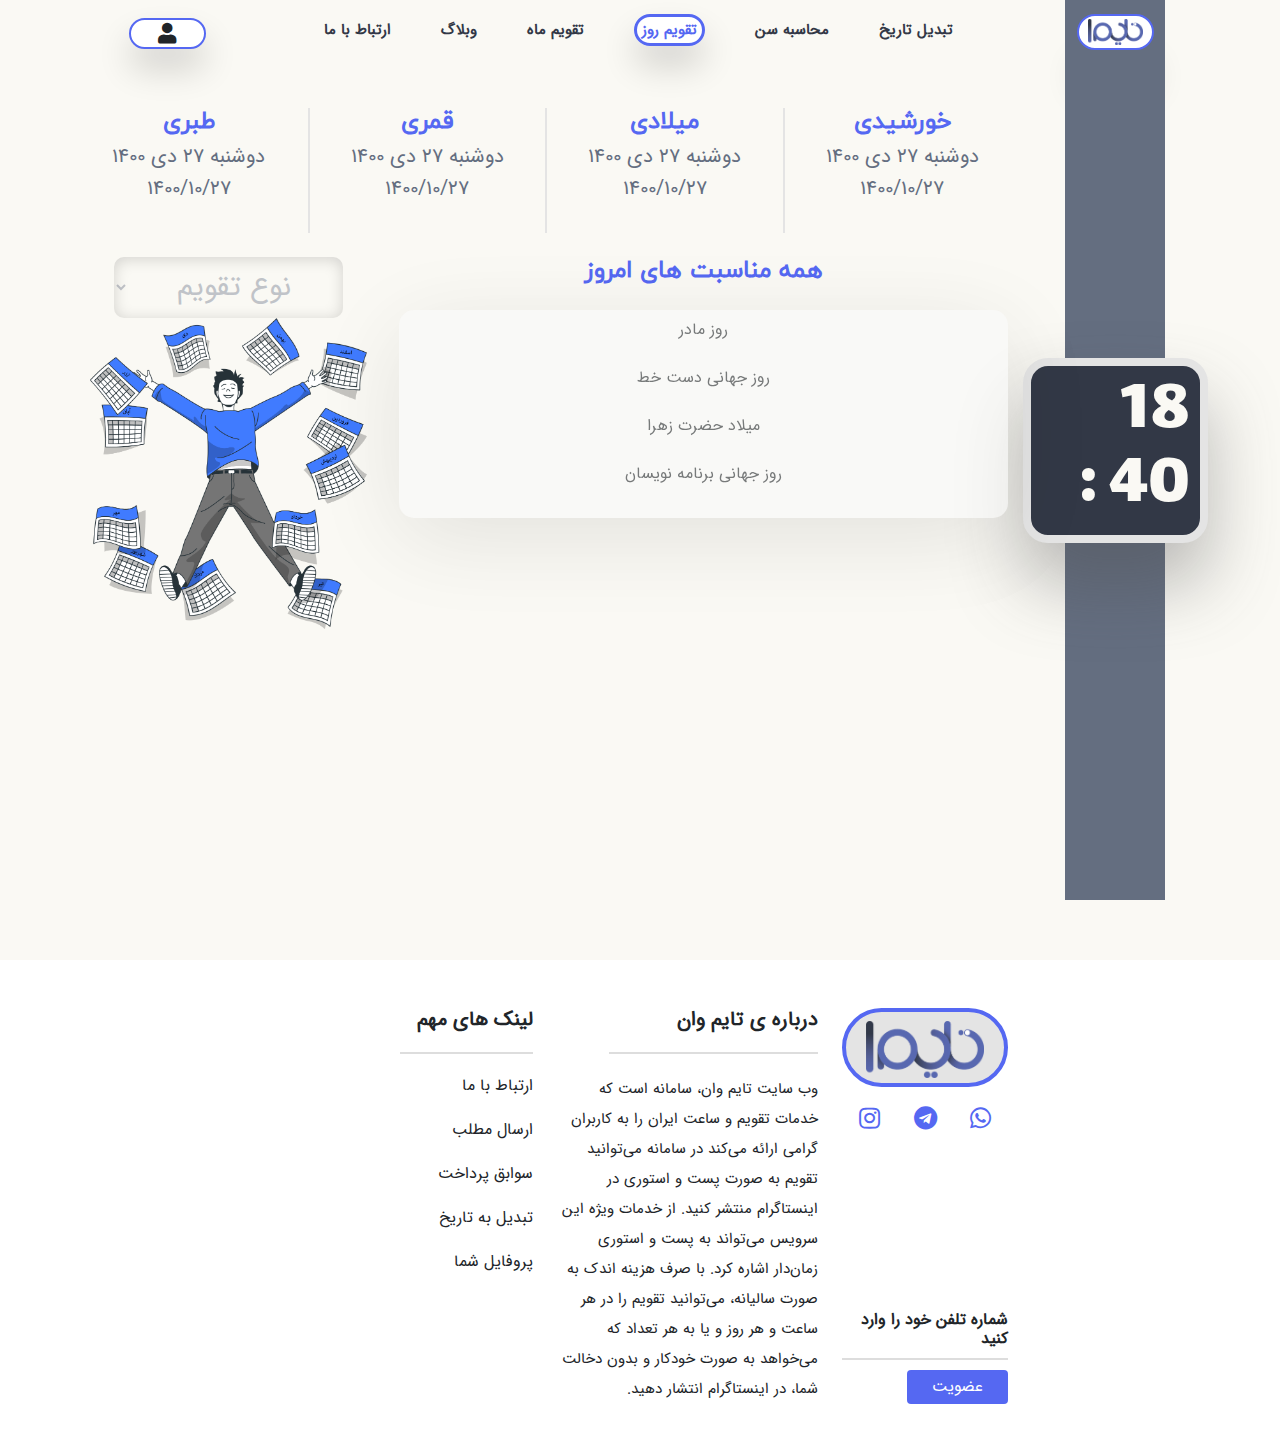
<file: dayCalender.html>
<!DOCTYPE html>
<html lang="en">

<head>
    <meta charset="UTF-8">
    <meta http-equiv="X-UA-Compatible" content="IE=edge">
    <meta name="viewport" content="width=device-width, initial-scale=1.0">
    <link rel="stylesheet" href="css/bootstrap.min.css">
    <link rel="stylesheet" href="css/swiper-bundle.min.css">
    <link rel="stylesheet" href="css/animate.min.css">
    <link rel="stylesheet" href="packages/fontawsome-5.13.0/all.min.css">
    <link rel="stylesheet" href="css/styleDependency.css">
    <link rel="stylesheet" href="css/style.css">

    <title>تقویم روز | time1</title>
</head>

<body onload="startTime()">
    <div class="container">


        <!--------------------------- top menu -->
        <section class="topMenu">
            <nav class="navbar navbar-expand-lg" id="mainNav">

                <div class="navbar-toggler navbar-toggler-right" type="button" data-toggle="collapse"
                    data-target="#navbarResponsive" aria-controls="navbarResponsive" aria-expanded="false"
                    aria-label="Toggle navigation">
                    <div class="menu-button">
                        <div class="bar"></div>
                        <div class="bar"></div>
                        <div class="bar"></div>
                    </div>
                </div>

                <div class="px-3 d-block d-md-none">
                    <div class="login loginHead"><i class="fas fa-user"></i></div>
                </div>

                <div class="collapse navbar-collapse" id="navbarResponsive">

                    <div style="width: 80px;"></div>

                    <ul class="navbar-nav">

                        <li class="nav-item nav-link">
                            <a class="nav-inner" href="">تبدیل تاریخ</a>
                            <div class="menuLine"></div>
                        </li>

                        <li class="nav-item nav-link">
                            <a class="nav-inner" href="">محاسبه سن</a>
                            <div class="menuLine"></div>
                        </li>

                        <li class="nav-item nav-link">
                            <a class="nav-inner curentPage" href="">تقویم روز</a>
                            <div class="menuLine"></div>
                        </li>

                        <li class="nav-item nav-link">
                            <a class="nav-inner" href="">تقویم ماه</a>
                            <div class="menuLine"></div>
                        </li>

                        <li class="nav-item nav-link">
                            <a class="nav-inner" href="">وبلاگ</a>
                            <div class="menuLine"></div>
                        </li>

                        <li class="nav-item nav-link">
                            <a class="nav-inner" href="">ارتباط با ما</a>
                            <div class="menuLine"></div>
                        </li>

                    </ul>

                    <div class="login loginHead"><i class="fas fa-user"></i></div>

                </div>
            </nav>
        </section>
        <!--------------------------- end of top menu -->





        <section class="headContent pt-5">
            <div class="row">

                <!--------------------------- side menu -->
                <div class="col-md-2 pb-5 pb-md-0 d-flex justify-content-center d-flex">
                    <div class="watchBand d-none d-md-flex align-items-center justify-content-center">
                        <div class="headLogo d-none d-md-block"><img src="images/logo.png" alt=""></div>
                        <div class="watchDisplay">
                            <span class="hourTimer">12</span> <br>
                            <span class="blink">:</span> <span class="minuteTimer">12</span>
                        </div>
                    </div>

                    <div class="menuSide d-flex flex-column justify-content-around align-items-center">
                        <div class="login loginHead"><i class="fas fa-user"></i></div>
                        
                        <div class="menuItemWrapper">
                            <a class="nav-inner" href="">صفحه اصلی</a>
                            <div class="menuLine"></div>
                        </div>
                        
                        <div class="menuItemWrapper">
                            <a class="nav-inner" href="">تبدیل تاریخ</a>
                            <div class="menuLine"></div>
                        </div>

                        <div class="menuItemWrapper">
                            <a class="nav-inner" href="">محاسبه سن</a>
                            <div class="menuLine"></div>
                        </div>

                        <div class="menuItemWrapper">
                            <a class="nav-inner" href="">تقویم روز</a>
                            <div class="menuLine"></div>
                        </div>

                        <div class="menuItemWrapper">
                            <a class="nav-inner" href="">تقویم ماه</a>
                            <div class="menuLine"></div>
                        </div>

                        <div class="menuItemWrapper">
                            <a class="nav-inner" href="">وبلاگ</a>
                            <div class="menuLine"></div>
                        </div>

                        <div class="menuItemWrapper">
                            <a class="nav-inner" href="">ارتباط با ما</a>
                            <div class="menuLine"></div>
                        </div>
                    </div>
                </div>
                <!--------------------------- end of side menu -->



                <!--------------------------- content -->
                <div class="col-md-10 pb-4 pb-md-0">
                    <div class="allDates text-center pb-4">
                        <div class="row">
                            <div class="col-md-3 col-6 datePackage datePackage1 pb-4">
                                <h4 class="yearName">خورشیدی</h4>
                                <h5 class="dateText">دوشنبه ۲۷ دی ۱۴۰۰</h5>
                                <h5 class="dateNumber">۱۴۰۰/۱۰/۲۷</h5>
                            </div>

                            <div class="col-md-3 col-6 datePackage datePackage2 pb-4">
                                <h4 class="yearName">میلادی</h4>
                                <h5 class="dateText">دوشنبه ۲۷ دی ۱۴۰۰</h5>
                                <h5 class="dateNumber">۱۴۰۰/۱۰/۲۷</h5>
                            </div>

                            <div class="col-md-3 col-6 datePackage datePackage3 pb-4 pt-4 pt-md-0">
                                <h4 class="yearName">قمری</h4>
                                <h5 class="dateText">دوشنبه ۲۷ دی ۱۴۰۰</h5>
                                <h5 class="dateNumber">۱۴۰۰/۱۰/۲۷</h5>
                            </div>

                            <div class="col-md-3 col-6 datePackage pb-4 pt-4 pt-md-0">
                                <h4 class="yearName">طبری</h4>
                                <h5 class="dateText">دوشنبه ۲۷ دی ۱۴۰۰</h5>
                                <h5 class="dateNumber">۱۴۰۰/۱۰/۲۷</h5>
                            </div>

                        </div>
                    </div>

                    <section>
                        <!-- <div class="btn btn-danger btnTest">click here</div> -->
                        <div class="row">
                            <div class="col-md-8 pb-4 pb-md-0">
                                <div class="allEvents text-center">
                                    <h4 class="pb-3">همه مناسبت های امروز</h4>
                                    <div class="eventsWrapper p-2">
                                        <p class="pb-2">روز مادر</p>
                                        <p class="pb-2">روز جهانی دست خط</p>
                                        <p class="pb-2">میلاد حضرت زهرا</p>
                                        <p class="pb-2">روز جهانی برنامه نویسان</p>
                                    </div>
                                </div>
                            </div>

                            <div class="col-md-4">
                                <div class="calenderType px-2">
                                    <div class="selectBox px-0 px-lg-4">
                                        <select class="dcSelect" name="calenderType" id="">
                                            <option selected="true" disabled="disabled">نوع تقویم</option>
                                            <option value="1">تقویم ورزشی</option>
                                            <option value="2">تقویم باستانی</option>
                                            <option value="3">تقویم جهانی</option>
                                            <option value="4">تقویم مذهبی</option>
                                            <option value="5">تقویم راز</option>
                                            <option value="6">تقویم مازندرانی</option>
                                            <option value="7">تقویم ایرانی</option>
                                            <option value="8">تقویم فانتزی</option>
                                        </select>
                                    </div>

                                    <div class="text-center">
                                        <img class="responsive" src="images/manCalender.png" alt="">
                                    </div>
                                </div>
                            </div>
                        </div>
                    </section>
                </div>
                <!--------------------------- end of content -->
            </div>
        </section>
        
    </div>




    <!--------------------------- footer -->

    <footer class="bg-white py-5">
        <div class="container">
            <div class="footer">
                <div class="row">
                    <div class="col-md-2"></div>

                    <div class="col-md-2 pb-5 pb-md-0">
                        <div class="footerItemInner d-flex flex-column justify-content-between">

                            <div>
                                <div class="logoFooter"><img src="images/logo.png" alt=""></div>

                                <div class="socialMedia py-3 d-flex justify-content-around">
                                    <a href=""><i class="fab fa-whatsapp"></i></a>
                                    <a href=""><i class="fab fa-telegram"></i></a>
                                    <a href=""><i class="fab fa-instagram"></i></a>
                                </div>
                            </div>

                            <div class="fastLogin">
                                <h6>شماره تلفن خود را وارد کنید</h6>
                                <form action="">
                                    <input type="text" class="numberCheck" name="footerLogin" maxlength="11" id="" placeholder="+98" required>
                                    <input type="submit" class="footerLogin btn btn-dark" value="عضویت">
                                </form>
                            </div>

                        </div>
                    </div>

                    <div class="col-md-3 pb-5 pb-md-0">
                        <div class="footerItemInner">
                            <h5>درباره ی تایم وان</h5>
                            <p class="m-0">
                                وب سایت تایم وان، سامانه است که خدمات تقویم و ساعت ایران را به کاربران گرامی ارائه
                                می‌کند در سامانه می‌توانید تقویم به صورت پست و استوری در اینستاگرام منتشر کنید. از خدمات
                                ویژه این سرویس می‌تواند به پست و استوری زمان‌دار اشاره کرد. با صرف هزینه اندک به صورت
                                سالیانه، می‌توانید تقویم را در هر ساعت و هر روز و یا به هر تعداد که می‌خواهد به صورت
                                خودکار و بدون دخالت شما، در اینستاگرام انتشار دهید.
                            </p>
                        </div>
                    </div>

                    <div class="col-md-2 pb-5 pb-md-0">
                        <div class="footerItemInner">
                            <h5>لینک های مهم</h5>
                            <ul>
                                <a href="">
                                    <li>ارتباط با ما</li>
                                </a>
                                <a href="">
                                    <li>ارسال مطلب</li>
                                </a>
                                <a href="">
                                    <li>سوابق پرداخت</li>
                                </a>
                                <a href="">
                                    <li>تبدیل به تاریخ</li>
                                </a>
                                <a href="">
                                    <li>پروفایل شما</li>
                                </a>
                            </ul>
                        </div>
                    </div>

                    <div class="col-md-3 pb-5 pb-md-0">
                        <div class="mapouter">
                            <div class="gmap_canvas">
                                <iframe id="gmap_canvas"
                                    src="https://www.google.com/maps/embed?pb=!1m18!1m12!1m3!1d3205.6355373965594!2d52.67411651513676!3d36.538786280003265!2m3!1f0!2f0!3f0!3m2!1i1024!2i768!4f13.1!3m3!1m2!1s0x3f8f89b49ceb1f5d%3A0xe1b427110eca6480!2sMazandaran%20Province%2C%20Babol%2C%20Modarres%20St%2C%20Shiro%20Khorshid%2C%20Iran!5e0!3m2!1sen!2s!4v1636475315370!5m2!1sen!2s"
                                    frameborder="0" scrolling="no" marginheight="0" marginwidth="0">
                                </iframe>
                            </div>
                        </div>
                    </div>
                </div>

            </div>
        </div>
    </footer>

    <!--------------------------- end of footeer -->




</body>

<script src="js/jquery-3.5.1.min.js"></script>
<script src="js/swiper-bundle.min.js"></script>
<script src="js/bootstrap.min.js"></script>
<script src="js/script.js"></script>

</html>
</file>
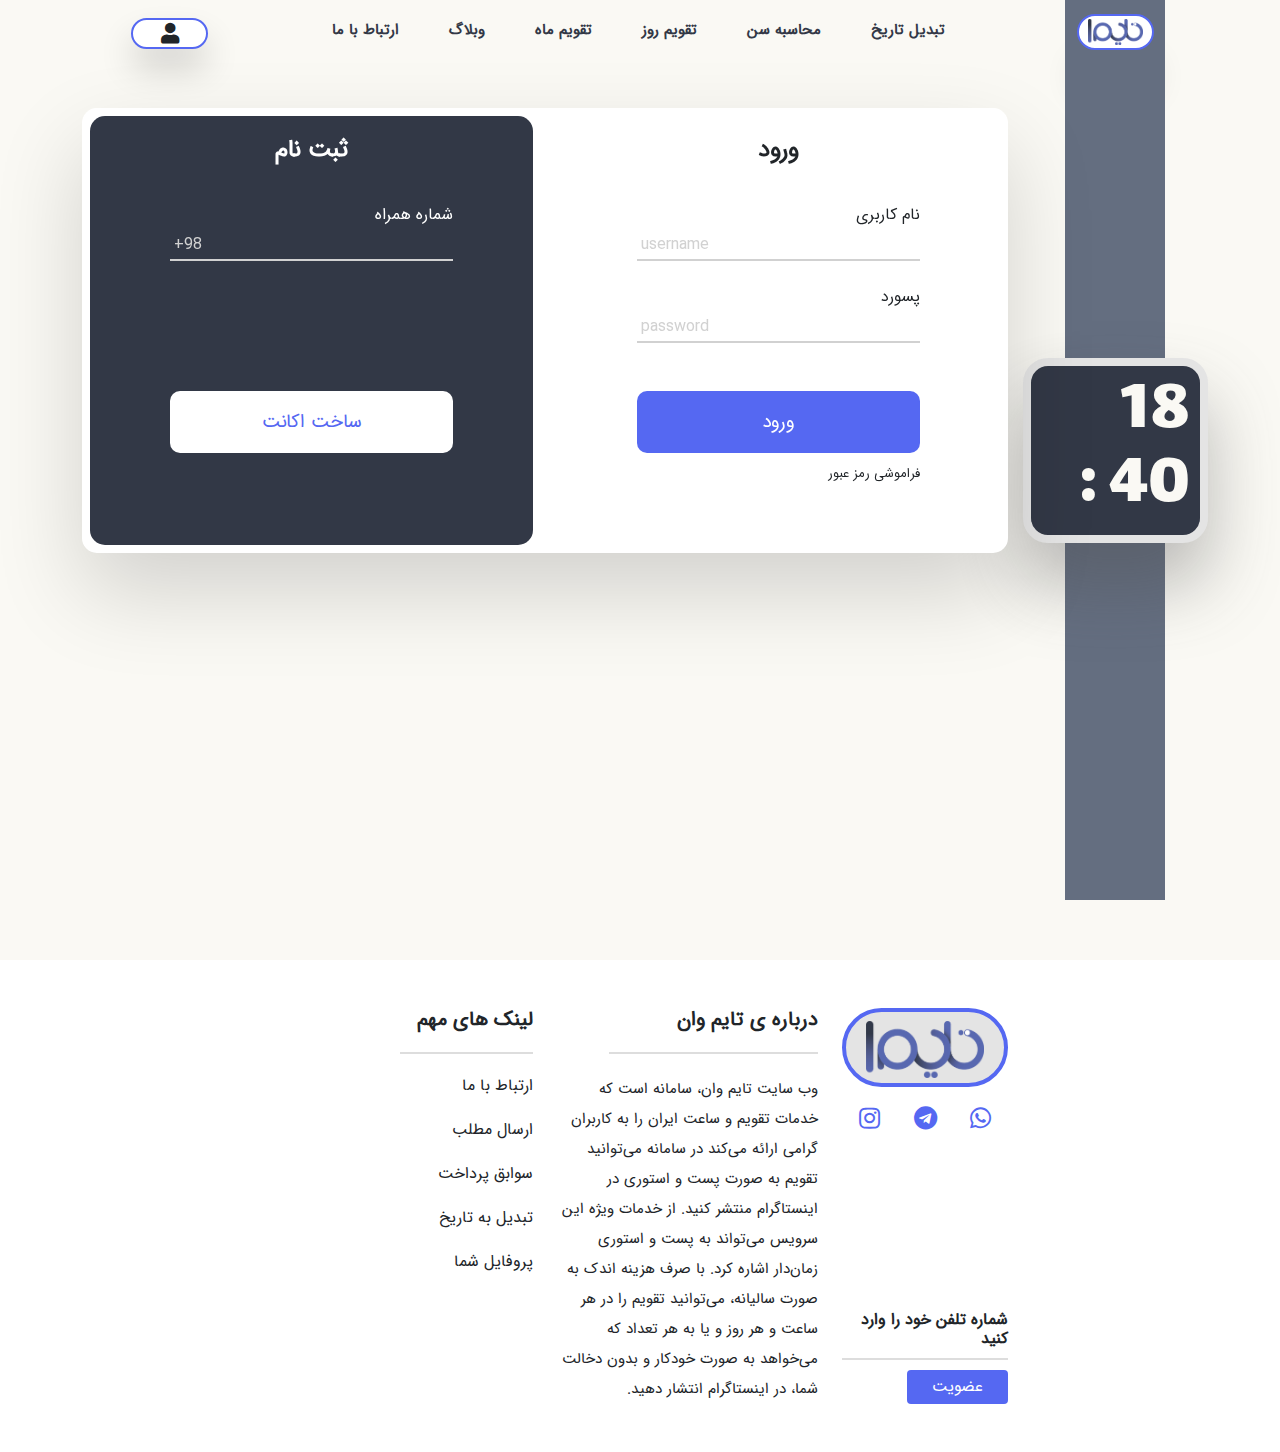
<file: login.html>
<!DOCTYPE html>
<html lang="en">

<head>
    <meta charset="UTF-8">
    <meta http-equiv="X-UA-Compatible" content="IE=edge">
    <meta name="viewport" content="width=device-width, initial-scale=1.0">
    <link rel="stylesheet" href="css/bootstrap.min.css">
    <link rel="stylesheet" href="css/swiper-bundle.min.css">
    <link rel="stylesheet" href="css/animate.min.css">
    <link rel="stylesheet" href="packages/fontawsome-5.13.0/all.min.css">
    <link rel="stylesheet" href="css/styleDependency.css">
    <link rel="stylesheet" href="css/style.css">

    <title>ورود | time1</title>
</head>

<body onload="startTime()">
    <div class="container">

        <!--------------------------- top menu -->
        <section class="topMenu">
            <nav class="navbar navbar-expand-lg" id="mainNav">

                <div class="navbar-toggler navbar-toggler-right" type="button" data-toggle="collapse"
                    data-target="#navbarResponsive" aria-controls="navbarResponsive" aria-expanded="false"
                    aria-label="Toggle navigation">
                    <div class="menu-button">
                        <div class="bar"></div>
                        <div class="bar"></div>
                        <div class="bar"></div>
                    </div>
                </div>

                <div class="px-3 d-block d-md-none">
                    <div class="login loginHead"><i class="fas fa-user"></i></div>
                </div>

                <div class="collapse navbar-collapse" id="navbarResponsive">

                    <div style="width: 80px;"></div>

                    <ul class="navbar-nav">

                        <li class="nav-item nav-link">
                            <a class="nav-inner" href="">تبدیل تاریخ</a>
                            <div class="menuLine"></div>
                        </li>

                        <li class="nav-item nav-link">
                            <a class="nav-inner" href="">محاسبه سن</a>
                            <div class="menuLine"></div>
                        </li>

                        <li class="nav-item nav-link">
                            <a class="nav-inner" href="">تقویم روز</a>
                            <div class="menuLine"></div>
                        </li>

                        <li class="nav-item nav-link">
                            <a class="nav-inner" href="">تقویم ماه</a>
                            <div class="menuLine"></div>
                        </li>

                        <li class="nav-item nav-link">
                            <a class="nav-inner" href="">وبلاگ</a>
                            <div class="menuLine"></div>
                        </li>

                        <li class="nav-item nav-link">
                            <a class="nav-inner" href="">ارتباط با ما</a>
                            <div class="menuLine"></div>
                        </li>

                    </ul>

                    <div class="login loginHead"><i class="fas fa-user"></i></div>

                </div>
            </nav>
        </section>
        <!--------------------------- end of top menu -->





        <section class="headContent pt-5">
            <div class="row">

                <!--------------------------- side menu -->
                <div class="col-md-2 pb-5 pb-md-0 d-flex justify-content-center d-flex">
                    <div class="watchBand d-none d-md-flex align-items-center justify-content-center">
                        <div class="headLogo d-none d-md-block"><img src="images/logo.png" alt=""></div>
                        <div class="watchDisplay">
                            <span class="hourTimer">12</span> <br>
                            <span class="blink">:</span> <span class="minuteTimer">12</span>
                        </div>
                    </div>

                    <div class="menuSide d-flex flex-column justify-content-around align-items-center">
                        <div class="login loginHead"><i class="fas fa-user"></i></div>
                        
                        <div class="menuItemWrapper">
                            <a class="nav-inner" href="">صفحه اصلی</a>
                            <div class="menuLine"></div>
                        </div>

                        <div class="menuItemWrapper">
                            <a class="nav-inner" href="">تبدیل تاریخ</a>
                            <div class="menuLine"></div>
                        </div>

                        <div class="menuItemWrapper">
                            <a class="nav-inner" href="">محاسبه سن</a>
                            <div class="menuLine"></div>
                        </div>

                        <div class="menuItemWrapper">
                            <a class="nav-inner" href="">تقویم روز</a>
                            <div class="menuLine"></div>
                        </div>

                        <div class="menuItemWrapper">
                            <a class="nav-inner" href="">تقویم ماه</a>
                            <div class="menuLine"></div>
                        </div>

                        <div class="menuItemWrapper">
                            <a class="nav-inner" href="">وبلاگ</a>
                            <div class="menuLine"></div>
                        </div>

                        <div class="menuItemWrapper">
                            <a class="nav-inner" href="">ارتباط با ما</a>
                            <div class="menuLine"></div>
                        </div>
                    </div>
                </div>
                <!--------------------------- end of side menu -->



                <!--------------------------- content -->
                <div class="col-md-10">
                    <div class="FormsWrapper p-2 mb-5">

                        <div class="enterForms">
                            <div class="row">

                                <div class="col-md-6">
                                    <div class="loginForm">
                                        <h4 class="text-center">ورود</h4>
                                        <form action="" method="">

                                            <label for="username">نام کاربری</label>
                                            <input class="form-control mb-4" type="text" placeholder="username" id="username" name="">

                                            <label for="password">پسورد</label>
                                            <input class="form-control mb-4" type="password" placeholder="password" id="password" name="">
                                            
                                            <button class="btn btn-dark formSubmit mt-4">ورود</button>
                                            
                                            <div class="forgetPassLink pt-2">
                                                <a class="text-decoration-none" href="">فراموشی رمز عبور</a>
                                            </div>

                                        </form>
                                    </div>
                                </div>

                                <div class="col-md-6">
                                    <div class="singUpForm">
                                        <h4 class="text-center text-white">ثبت نام</h4>
                                        <form action="" method="">

                                            <label class="text-white" for="number">شماره همراه</label>
                                            <input class="text-white form-control text-left mb-4 numberCheck" type="text" placeholder="+98" id="number" name="">

                                            <div class="layoutHeightControll"></div>
                                            
                                            <button class="btn btn-dark formSubmit2 mt-4">ساخت اکانت</button>

                                        </form>
                                    </div>
                                </div>

                            </div>
                        </div>

                    </div>
                </div>
                <!--------------------------- end of content -->
            </div>

        </section>

    </div>




    <!--------------------------- footer -->

    <footer class="bg-white py-5">
        <div class="container">
            <div class="footer">
                <div class="row">
                    <div class="col-md-2"></div>

                    <div class="col-md-2 pb-5 pb-md-0">
                        <div class="footerItemInner d-flex flex-column justify-content-between">

                            <div>
                                <div class="logoFooter"><img src="images/logo.png" alt=""></div>

                                <div class="socialMedia py-3 d-flex justify-content-around">
                                    <a href=""><i class="fab fa-whatsapp"></i></a>
                                    <a href=""><i class="fab fa-telegram"></i></a>
                                    <a href=""><i class="fab fa-instagram"></i></a>
                                </div>
                            </div>

                            <div class="fastLogin">
                                <h6>شماره تلفن خود را وارد کنید</h6>
                                <form action="">
                                    <input type="text" class="numberCheck" name="footerLogin" maxlength="11" id="" placeholder="+98" required>
                                    <input type="submit" class="footerLogin btn btn-dark" value="عضویت">
                                </form>
                            </div>

                        </div>
                    </div>

                    <div class="col-md-3 pb-5 pb-md-0">
                        <div class="footerItemInner">
                            <h5>درباره ی تایم وان</h5>
                            <p class="m-0">
                                وب سایت تایم وان، سامانه است که خدمات تقویم و ساعت ایران را به کاربران گرامی ارائه
                                می‌کند در سامانه می‌توانید تقویم به صورت پست و استوری در اینستاگرام منتشر کنید. از خدمات
                                ویژه این سرویس می‌تواند به پست و استوری زمان‌دار اشاره کرد. با صرف هزینه اندک به صورت
                                سالیانه، می‌توانید تقویم را در هر ساعت و هر روز و یا به هر تعداد که می‌خواهد به صورت
                                خودکار و بدون دخالت شما، در اینستاگرام انتشار دهید.
                            </p>
                        </div>
                    </div>

                    <div class="col-md-2 pb-5 pb-md-0">
                        <div class="footerItemInner">
                            <h5>لینک های مهم</h5>
                            <ul>
                                <a href="">
                                    <li>ارتباط با ما</li>
                                </a>
                                <a href="">
                                    <li>ارسال مطلب</li>
                                </a>
                                <a href="">
                                    <li>سوابق پرداخت</li>
                                </a>
                                <a href="">
                                    <li>تبدیل به تاریخ</li>
                                </a>
                                <a href="">
                                    <li>پروفایل شما</li>
                                </a>
                            </ul>
                        </div>
                    </div>

                    <div class="col-md-3 pb-5 pb-md-0">
                        <div class="mapouter">
                            <div class="gmap_canvas">
                                <iframe id="gmap_canvas"
                                    src="https://www.google.com/maps/embed?pb=!1m18!1m12!1m3!1d3205.6355373965594!2d52.67411651513676!3d36.538786280003265!2m3!1f0!2f0!3f0!3m2!1i1024!2i768!4f13.1!3m3!1m2!1s0x3f8f89b49ceb1f5d%3A0xe1b427110eca6480!2sMazandaran%20Province%2C%20Babol%2C%20Modarres%20St%2C%20Shiro%20Khorshid%2C%20Iran!5e0!3m2!1sen!2s!4v1636475315370!5m2!1sen!2s"
                                    frameborder="0" scrolling="no" marginheight="0" marginwidth="0">
                                </iframe>
                            </div>
                        </div>
                    </div>
                </div>

            </div>
        </div>
    </footer>

    <!--------------------------- end of footeer -->




</body>

<script src="js/jquery-3.5.1.min.js"></script>
<script src="js/swiper-bundle.min.js"></script>
<script src="js/bootstrap.min.js"></script>
<script src="js/script.js"></script>

</html>
</file>
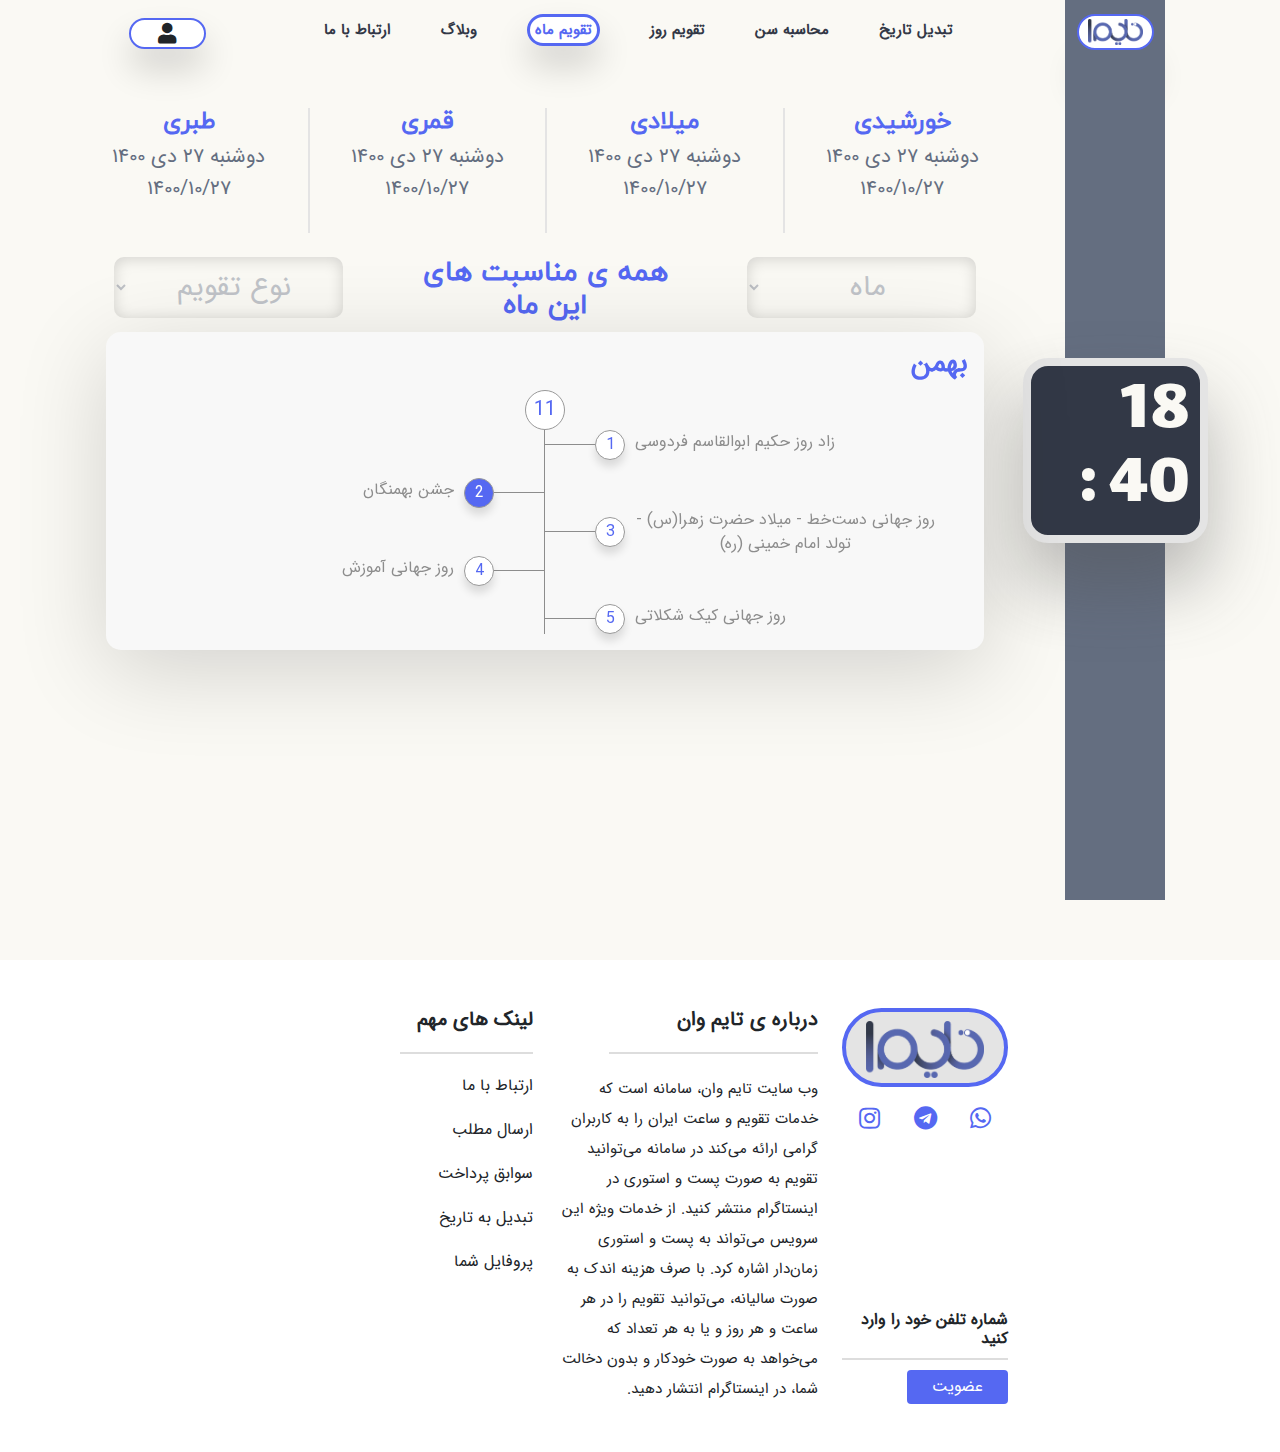
<file: monthCalender.html>
<!DOCTYPE html>
<html lang="en">

<head>
    <meta charset="UTF-8">
    <meta http-equiv="X-UA-Compatible" content="IE=edge">
    <meta name="viewport" content="width=device-width, initial-scale=1.0">
    <link rel="stylesheet" href="css/bootstrap.min.css">
    <link rel="stylesheet" href="css/swiper-bundle.min.css">
    <link rel="stylesheet" href="css/animate.min.css">
    <link rel="stylesheet" href="packages/fontawsome-5.13.0/all.min.css">
    <link rel="stylesheet" href="css/styleDependency.css">
    <link rel="stylesheet" href="css/style.css">

    <title>تقویم ماه | time1</title>
</head>

<body onload="startTime()">
    <div class="container">


        <!--------------------------- top menu -->
        <section class="topMenu">
            <nav class="navbar navbar-expand-lg" id="mainNav">

                <div class="navbar-toggler navbar-toggler-right" type="button" data-toggle="collapse"
                    data-target="#navbarResponsive" aria-controls="navbarResponsive" aria-expanded="false"
                    aria-label="Toggle navigation">
                    <div class="menu-button">
                        <div class="bar"></div>
                        <div class="bar"></div>
                        <div class="bar"></div>
                    </div>
                </div>

                <div class="px-3 d-block d-md-none">
                    <div class="login loginHead"><i class="fas fa-user"></i></div>
                </div>

                <div class="collapse navbar-collapse" id="navbarResponsive">

                    <div style="width: 80px;"></div>

                    <ul class="navbar-nav">

                        <li class="nav-item nav-link">
                            <a class="nav-inner" href="">تبدیل تاریخ</a>
                            <div class="menuLine"></div>
                        </li>

                        <li class="nav-item nav-link">
                            <a class="nav-inner" href="">محاسبه سن</a>
                            <div class="menuLine"></div>
                        </li>

                        <li class="nav-item nav-link">
                            <a class="nav-inner" href="">تقویم روز</a>
                            <div class="menuLine"></div>
                        </li>

                        <li class="nav-item nav-link">
                            <a class="nav-inner curentPage" href="">تقویم ماه</a>
                            <div class="menuLine"></div>
                        </li>

                        <li class="nav-item nav-link">
                            <a class="nav-inner" href="">وبلاگ</a>
                            <div class="menuLine"></div>
                        </li>

                        <li class="nav-item nav-link">
                            <a class="nav-inner" href="">ارتباط با ما</a>
                            <div class="menuLine"></div>
                        </li>

                    </ul>

                    <div class="login loginHead"><i class="fas fa-user"></i></div>

                </div>
            </nav>
        </section>
        <!--------------------------- end of top menu -->





        <section class="headContent pt-5">
            <div class="row">

                <!--------------------------- side menu -->
                <div class="col-md-2 pb-5 pb-md-0 d-flex justify-content-center d-flex">
                    <div class="watchBand d-none d-md-flex align-items-center justify-content-center">
                        <div class="headLogo d-none d-md-block"><img src="images/logo.png" alt=""></div>
                        <div class="watchDisplay">
                            <span class="hourTimer">12</span> <br>
                            <span class="blink">:</span> <span class="minuteTimer">12</span>
                        </div>
                    </div>

                    <div class="menuSide d-flex flex-column justify-content-around align-items-center">
                        <div class="login loginHead"><i class="fas fa-user"></i></div>
                        
                        <div class="menuItemWrapper">
                            <a class="nav-inner" href="">صفحه اصلی</a>
                            <div class="menuLine"></div>
                        </div>

                        <div class="menuItemWrapper">
                            <a class="nav-inner" href="">تبدیل تاریخ</a>
                            <div class="menuLine"></div>
                        </div>

                        <div class="menuItemWrapper">
                            <a class="nav-inner" href="">محاسبه سن</a>
                            <div class="menuLine"></div>
                        </div>

                        <div class="menuItemWrapper">
                            <a class="nav-inner" href="">تقویم روز</a>
                            <div class="menuLine"></div>
                        </div>

                        <div class="menuItemWrapper">
                            <a class="nav-inner" href="">تقویم ماه</a>
                            <div class="menuLine"></div>
                        </div>

                        <div class="menuItemWrapper">
                            <a class="nav-inner" href="">وبلاگ</a>
                            <div class="menuLine"></div>
                        </div>

                        <div class="menuItemWrapper">
                            <a class="nav-inner" href="">ارتباط با ما</a>
                            <div class="menuLine"></div>
                        </div>
                    </div>
                </div>
                <!--------------------------- end of side menu -->



                <!--------------------------- content -->
                <div class="col-md-10 pb-5 pb-md-0">
                    <div class="allDates text-center pb-4">
                        <div class="row">
                            <div class="col-md-3 col-6 datePackage datePackage1 pb-4">
                                <h4 class="yearName">خورشیدی</h4>
                                <h5 class="dateText">دوشنبه ۲۷ دی ۱۴۰۰</h5>
                                <h5 class="dateNumber">۱۴۰۰/۱۰/۲۷</h5>
                            </div>

                            <div class="col-md-3 col-6 datePackage datePackage2 pb-4">
                                <h4 class="yearName">میلادی</h4>
                                <h5 class="dateText">دوشنبه ۲۷ دی ۱۴۰۰</h5>
                                <h5 class="dateNumber">۱۴۰۰/۱۰/۲۷</h5>
                            </div>

                            <div class="col-md-3 col-6 datePackage datePackage3 pb-4 pt-4 pt-md-0">
                                <h4 class="yearName">قمری</h4>
                                <h5 class="dateText">دوشنبه ۲۷ دی ۱۴۰۰</h5>
                                <h5 class="dateNumber">۱۴۰۰/۱۰/۲۷</h5>
                            </div>

                            <div class="col-md-3 col-6 datePackage pb-4 pt-4 pt-md-0">
                                <h4 class="yearName">طبری</h4>
                                <h5 class="dateText">دوشنبه ۲۷ دی ۱۴۰۰</h5>
                                <h5 class="dateNumber">۱۴۰۰/۱۰/۲۷</h5>
                            </div>

                        </div>
                    </div>

                    <section>
                        <div class="row">

                            <div class="col-md-4 pb-3 pb-md-0">
                                <div class="calenderType px-2">
                                    <div class="selectBox px-4">
                                        <select class="mcSelects" name="mcMonthName" id="">
                                            <option selected="true" disabled="disabled">ماه</option>
                                            <option value="1">فروردین</option>
                                            <option value="2">اردیبهشت</option>
                                            <option value="3">خرداد</option>
                                            <option value="4">تیر</option>
                                            <option value="5">مرداد</option>
                                            <option value="6">شهریور</option>
                                            <option value="7">مهر</option>
                                            <option value="8">آبان</option>
                                            <option value="9">آذر</option>
                                            <option value="10">دی</option>
                                            <option value="11">بهمن</option>
                                            <option value="12">اسفند</option>
                                        </select>
                                    </div>
                                </div>
                            </div>

                            <div class="col-md-4 pb-3 pb-md-0">
                                <div class="allEvents text-center  d-flex justify-content-center align-items-center">
                                    <h4 class="h3 pb-3 pb-md-0 m-0">همه ی مناسبت های این ماه</h4>
                                </div>
                            </div>
                            <!-- <div class="btn btn-success MC">click test</div> -->
                            <div class="col-md-4 pb-3 pb-md-0">
                                <div class="calenderType px-2">
                                    <div class="selectBox px-4">
                                        <select class="mcSelects" name="calenderType" id="">
                                            <option selected="true" disabled="disabled">نوع تقویم</option>
                                            <option value="1">تقویم ورزشی</option>
                                            <option value="2">تقویم باستانی</option>
                                            <option value="3">تقویم جهانی</option>
                                            <option value="4">تقویم مذهبی</option>
                                            <option value="5">تقویم راز</option>
                                            <option value="6">تقویم مازندرانی</option>
                                            <option value="7">تقویم ایرانی</option>
                                            <option value="8">تقویم فانتزی</option>
                                        </select>
                                    </div>
                                </div>
                            </div>
                        </div>

                        <div class="monthAllEvents pt-2 px-md-4">
                            <div class="monthAllEventsInner p-3">
                                <h3 class="monthAllEventName">بهمن</h3>

                                <div class="monthAllEventNumber d-flex justify-content-center">
                                    <p>11</p>
                                </div>

                                <div class="row">

                                    <div class="oddItems col-6 p-0">

                                        <div class="monthAllEventSingleDay pt-5">
                                            <div class="monthAllEventSingleDayInner d-flex justify-content-end">
                                                <div class="monthEventText">زاد روز حکیم ابوالقاسم فردوسی</div>
                                                <div class="createCircle d-flex align-items-center">
                                                    <p>1</p>
                                                    <div class="line"></div>
                                                </div>
                                            </div>
                                        </div>

                                        <div class="monthAllEventSingleDay pt-5">
                                            <div class="monthAllEventSingleDayInner d-flex justify-content-end">
                                                <div class="monthEventText">روز جهانی دست‌خط - میلاد حضرت زهرا(س) - تولد امام خمینی (ره)</div>
                                                <div class="createCircle d-flex align-items-center">
                                                    <p>3</p>
                                                    <div class="line"></div>
                                                </div>
                                            </div>
                                        </div>

                                        <div class="monthAllEventSingleDay pt-5">
                                            <div class="monthAllEventSingleDayInner d-flex justify-content-end">
                                                <div class="monthEventText">روز جهانی کیک شکلاتی</div>
                                                <div class="createCircle d-flex align-items-center">
                                                    <p>5</p>
                                                    <div class="line"></div>
                                                </div>
                                            </div>
                                        </div>
                                        

                                    </div>

                                    <div class="heightLine col-1"></div>

                                    <div class="evenItems col-5 p-0">

                                        <div class="monthAllEventSingleDay pt-5">
                                            <div class="monthAllEventSingleDayInner d-flex justify-content-start">
                                                <div class="createCircle createCircleHoliday d-flex align-items-center">
                                                    <div class="line"></div>
                                                    <p>2</p>
                                                </div>
                                                <div class="monthEventText">جشن بهمنگان</div>
                                            </div>
                                        </div>

                                        
                                        <div class="monthAllEventSingleDay pt-5">
                                            <div class="monthAllEventSingleDayInner d-flex justify-content-start">
                                                <div class="createCircle d-flex align-items-center">
                                                    <div class="line"></div>
                                                    <p>4</p>
                                                </div>
                                                <div class="monthEventText">روز جهانی آموزش</div>
                                            </div>
                                        </div>

                                    </div>
                                </div>

                            </div>
                        </div>
                    </section>
                </div>
                <!--------------------------- end of content -->
            </div>
        </section>

    </div>




    <!--------------------------- footer -->

    <footer class="bg-white py-5">
        <div class="container">
            <div class="footer">
                <div class="row">
                    <div class="col-md-2"></div>

                    <div class="col-md-2 pb-5 pb-md-0">
                        <div class="footerItemInner d-flex flex-column justify-content-between">

                            <div>
                                <div class="logoFooter"><img src="images/logo.png" alt=""></div>

                                <div class="socialMedia py-3 d-flex justify-content-around">
                                    <a href=""><i class="fab fa-whatsapp"></i></a>
                                    <a href=""><i class="fab fa-telegram"></i></a>
                                    <a href=""><i class="fab fa-instagram"></i></a>
                                </div>
                            </div>

                            <div class="fastLogin">
                                <h6>شماره تلفن خود را وارد کنید</h6>
                                <form action="">
                                    <input type="text" class="numberCheck" name="footerLogin" maxlength="11" id="" placeholder="+98" required>
                                    <input type="submit" class="footerLogin btn btn-dark" value="عضویت">
                                </form>
                            </div>

                        </div>
                    </div>

                    <div class="col-md-3 pb-5 pb-md-0">
                        <div class="footerItemInner">
                            <h5>درباره ی تایم وان</h5>
                            <p class="m-0">
                                وب سایت تایم وان، سامانه است که خدمات تقویم و ساعت ایران را به کاربران گرامی ارائه
                                می‌کند در سامانه می‌توانید تقویم به صورت پست و استوری در اینستاگرام منتشر کنید. از خدمات
                                ویژه این سرویس می‌تواند به پست و استوری زمان‌دار اشاره کرد. با صرف هزینه اندک به صورت
                                سالیانه، می‌توانید تقویم را در هر ساعت و هر روز و یا به هر تعداد که می‌خواهد به صورت
                                خودکار و بدون دخالت شما، در اینستاگرام انتشار دهید.
                            </p>
                        </div>
                    </div>

                    <div class="col-md-2 pb-5 pb-md-0">
                        <div class="footerItemInner">
                            <h5>لینک های مهم</h5>
                            <ul>
                                <a href="">
                                    <li>ارتباط با ما</li>
                                </a>
                                <a href="">
                                    <li>ارسال مطلب</li>
                                </a>
                                <a href="">
                                    <li>سوابق پرداخت</li>
                                </a>
                                <a href="">
                                    <li>تبدیل به تاریخ</li>
                                </a>
                                <a href="">
                                    <li>پروفایل شما</li>
                                </a>
                            </ul>
                        </div>
                    </div>

                    <div class="col-md-3 pb-5 pb-md-0">
                        <div class="mapouter">
                            <div class="gmap_canvas">
                                <iframe id="gmap_canvas"
                                    src="https://www.google.com/maps/embed?pb=!1m18!1m12!1m3!1d3205.6355373965594!2d52.67411651513676!3d36.538786280003265!2m3!1f0!2f0!3f0!3m2!1i1024!2i768!4f13.1!3m3!1m2!1s0x3f8f89b49ceb1f5d%3A0xe1b427110eca6480!2sMazandaran%20Province%2C%20Babol%2C%20Modarres%20St%2C%20Shiro%20Khorshid%2C%20Iran!5e0!3m2!1sen!2s!4v1636475315370!5m2!1sen!2s"
                                    frameborder="0" scrolling="no" marginheight="0" marginwidth="0">
                                </iframe>
                            </div>
                        </div>
                    </div>
                </div>

            </div>
        </div>
    </footer>

    <!--------------------------- end of footeer -->




</body>

<script src="js/jquery-3.5.1.min.js"></script>
<script src="js/swiper-bundle.min.js"></script>
<script src="js/bootstrap.min.js"></script>
<script src="js/script.js"></script>

</html>
</file>
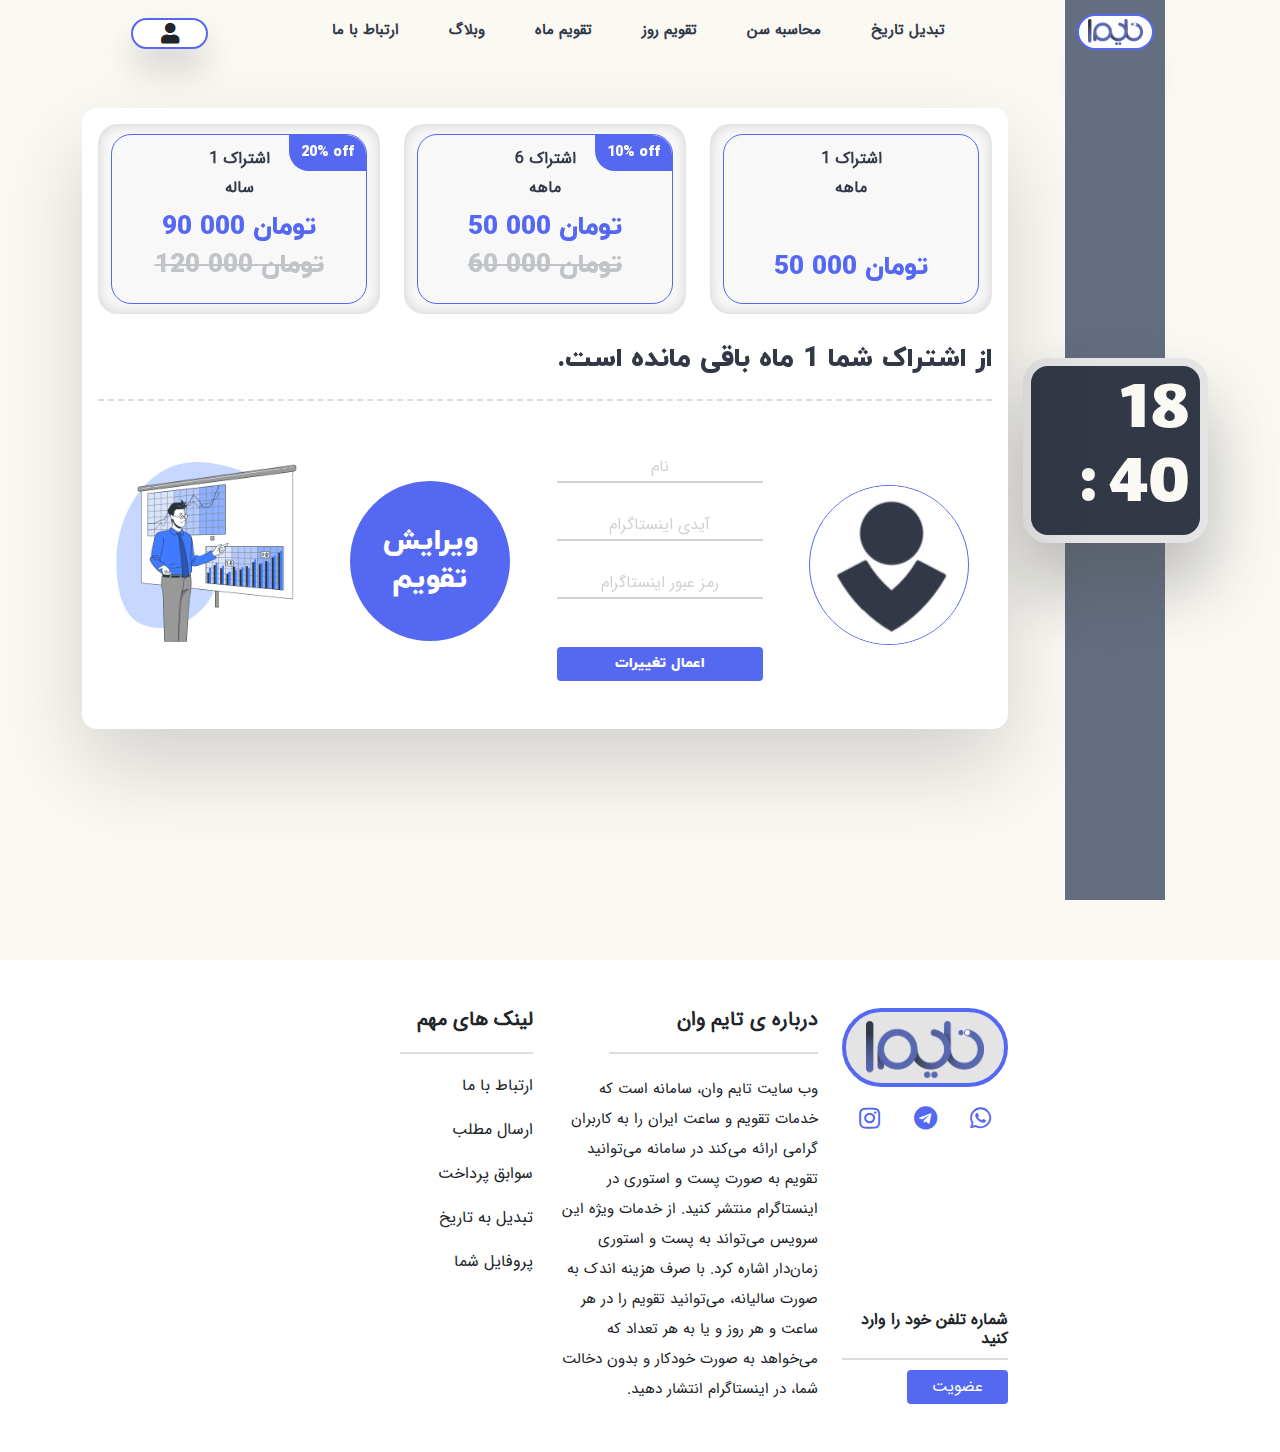
<file: profilePrime.html>
<!DOCTYPE html>
<html lang="en">

<head>
    <meta charset="UTF-8">
    <meta http-equiv="X-UA-Compatible" content="IE=edge">
    <meta name="viewport" content="width=device-width, initial-scale=1.0">
    <link rel="stylesheet" href="css/bootstrap.min.css">
    <link rel="stylesheet" href="css/swiper-bundle.min.css">
    <link rel="stylesheet" href="css/animate.min.css">
    <link rel="stylesheet" href="packages/fontawsome-5.13.0/all.min.css">
    <link rel="stylesheet" href="css/styleDependency.css">
    <link rel="stylesheet" href="css/style.css">

    <title>پروفایل | time1</title>
</head>

<body onload="startTime()">
    <div class="container">

        <!--------------------------- top menu -->
        <section class="topMenu">
            <nav class="navbar navbar-expand-lg" id="mainNav">

                <div class="navbar-toggler navbar-toggler-right" type="button" data-toggle="collapse"
                    data-target="#navbarResponsive" aria-controls="navbarResponsive" aria-expanded="false"
                    aria-label="Toggle navigation">
                    <div class="menu-button">
                        <div class="bar"></div>
                        <div class="bar"></div>
                        <div class="bar"></div>
                    </div>
                </div>

                <div class="px-3 d-block d-md-none">
                    <div class="login loginHead"><i class="fas fa-user"></i></div>
                </div>

                <div class="collapse navbar-collapse" id="navbarResponsive">

                    <div style="width: 80px;"></div>

                    <ul class="navbar-nav">

                        <li class="nav-item nav-link">
                            <a class="nav-inner" href="">تبدیل تاریخ</a>
                            <div class="menuLine"></div>
                        </li>

                        <li class="nav-item nav-link">
                            <a class="nav-inner" href="">محاسبه سن</a>
                            <div class="menuLine"></div>
                        </li>

                        <li class="nav-item nav-link">
                            <a class="nav-inner" href="">تقویم روز</a>
                            <div class="menuLine"></div>
                        </li>

                        <li class="nav-item nav-link">
                            <a class="nav-inner" href="">تقویم ماه</a>
                            <div class="menuLine"></div>
                        </li>

                        <li class="nav-item nav-link">
                            <a class="nav-inner" href="">وبلاگ</a>
                            <div class="menuLine"></div>
                        </li>

                        <li class="nav-item nav-link">
                            <a class="nav-inner" href="">ارتباط با ما</a>
                            <div class="menuLine"></div>
                        </li>

                    </ul>

                    <div class="login loginHead"><i class="fas fa-user"></i></div>

                </div>
            </nav>
        </section>
        <!--------------------------- end of top menu -->





        <section class="headContent pt-5">
            <div class="row">

                <!--------------------------- side menu -->
                <div class="col-md-2 pb-5 pb-md-0 d-flex justify-content-center d-flex">
                    <div class="watchBand d-none d-md-flex align-items-center justify-content-center">
                        <div class="headLogo d-none d-md-block"><img src="images/logo.png" alt=""></div>
                        <div class="watchDisplay">
                            <span class="hourTimer">12</span> <br>
                            <span class="blink">:</span> <span class="minuteTimer">12</span>
                        </div>
                    </div>

                    <div class="menuSide d-flex flex-column justify-content-around align-items-center">
                        <div class="login loginHead"><i class="fas fa-user"></i></div>
                        
                        <div class="menuItemWrapper">
                            <a class="nav-inner" href="">صفحه اصلی</a>
                            <div class="menuLine"></div>
                        </div>

                        <div class="menuItemWrapper">
                            <a class="nav-inner" href="">تبدیل تاریخ</a>
                            <div class="menuLine"></div>
                        </div>

                        <div class="menuItemWrapper">
                            <a class="nav-inner" href="">محاسبه سن</a>
                            <div class="menuLine"></div>
                        </div>

                        <div class="menuItemWrapper">
                            <a class="nav-inner" href="">تقویم روز</a>
                            <div class="menuLine"></div>
                        </div>

                        <div class="menuItemWrapper">
                            <a class="nav-inner" href="">تقویم ماه</a>
                            <div class="menuLine"></div>
                        </div>

                        <div class="menuItemWrapper">
                            <a class="nav-inner" href="">وبلاگ</a>
                            <div class="menuLine"></div>
                        </div>

                        <div class="menuItemWrapper">
                            <a class="nav-inner" href="">ارتباط با ما</a>
                            <div class="menuLine"></div>
                        </div>
                    </div>
                </div>
                <!--------------------------- end of side menu -->



                <!--------------------------- content -->
                <div class="col-md-10">
                    <div class="FormsWrapper pt-3 px-3 mb-5">

                        <section class="profilePrimeWrapper">
                            <div class="buyPrime">
                                <div class="row">

                                    <div class="col-md-4 pb-4 pb-md-0">
                                        <label class="primeWrapper" for="test1">
                                            <div class="primeInner text-center">
                                                <p class="pb-5 m-0">
                                                    اشتراک 1<br>
                                                    ماهه
                                                </p>
                                                <h4>50 000 تومان</h4>
                                            </div>
                                        </label>
                                        <input class="d-none" type="radio" id="test1" name="buy">
                                    </div>

                                    <div class="col-md-4 pb-4 pb-md-0">
                                        <label class="primeWrapper" for="test2">
                                            <div class="primeInner text-center">
                                                <p class="pb-2 m-0">
                                                    اشتراک 6<br>
                                                    ماهه
                                                </p>
                                                <h4 class="mb-1">50 000 تومان</h4>
                                                <h4 class="oldPrice"><strike>60 000 تومان</strike></h4>
                                                <div class="primeOff">10% off</div>
                                            </div>
                                        </label>
                                        <input class="d-none" type="radio" id="test2" name="buy">
                                    </div>

                                    <div class="col-md-4 pb-4 pb-md-0">
                                        <label class="primeWrapper" for="test3">
                                            <div class="primeInner text-center">
                                                <p class="pb-2 m-0">
                                                    اشتراک 1<br>
                                                    ساله
                                                </p>
                                                <h4 class="mb-1">90 000 تومان</h4>
                                                <h4 class="oldPrice"><strike>120 000 تومان</strike></h4>
                                                <div class="primeOff">20% off</div>
                                            </div>
                                        </label>
                                        <input class="d-none" type="radio" id="test3" name="buy">
                                    </div>

                                    <div class="col-12 pt-4">
                                        <p class="primeCounter">از اشتراک شما 1 ماه باقی مانده است.</p>
                                    </div>

                                </div>
                            </div>

                            <div class="editProfile pt-5">
                                <form action="">
                                    <div class="row">
                                        <div class="col-md-3 d-flex justify-content-center align-items-center pb-5 pm-md-0">
                                            <div class="profilePicture">
                                                <img src="images/profilePic.jpg" alt="">
                                            </div>
                                        </div>
                                        <div class="col-md-3 pb-5 pm-md-0">
                                            <div class="editInputWrapper">
                                                <input class="form-control mb-4 text-center" type="text" placeholder="نام" id="" name="">
                                                <input class="form-control mb-4 text-center" type="text" placeholder="آیدی اینستاگرام" id="" name="">
                                                <input class="form-control mb-4 text-center" type="password" placeholder="رمز عبور اینستاگرام" id="" name="">
                                                <button class="btn btn-dark mt-4">اعمال تغییرات</button>
                                            </div>
                                        </div>
                                        <div class="col-md-3 d-flex justify-content-center align-items-center pb-5 pm-md-0">
                                            <a href="" class="text-decoration-none h2">
                                                <div class="editCalenderFromProfile text-center d-flex justify-content-center align-items-center">
                                                    ویرایش<br>تقویم
                                                </div>
                                            </a>
                                        </div>
                                        <div class="col-md-3 pb-5 pm-md-0">
                                            <img src="images/analys.png" alt="">
                                        </div>
                                    </div>
                                </form>
                            </div>
                        </section>

                    </div>
                </div>
                <!--------------------------- end of content -->
            </div>

        </section>

    </div>




    <!--------------------------- footer -->

    <footer class="bg-white py-5">
        <div class="container">
            <div class="footer">
                <div class="row">
                    <div class="col-md-2"></div>

                    <div class="col-md-2 pb-5 pb-md-0">
                        <div class="footerItemInner d-flex flex-column justify-content-between">

                            <div>
                                <div class="logoFooter"><img src="images/logo.png" alt=""></div>

                                <div class="socialMedia py-3 d-flex justify-content-around">
                                    <a href=""><i class="fab fa-whatsapp"></i></a>
                                    <a href=""><i class="fab fa-telegram"></i></a>
                                    <a href=""><i class="fab fa-instagram"></i></a>
                                </div>
                            </div>

                            <div class="fastLogin">
                                <h6>شماره تلفن خود را وارد کنید</h6>
                                <form action="">
                                    <input type="text" class="numberCheck" name="footerLogin" maxlength="11" id="" placeholder="+98" required>
                                    <input type="submit" class="footerLogin btn btn-dark" value="عضویت">
                                </form>
                            </div>

                        </div>
                    </div>

                    <div class="col-md-3 pb-5 pb-md-0">
                        <div class="footerItemInner">
                            <h5>درباره ی تایم وان</h5>
                            <p class="m-0">
                                وب سایت تایم وان، سامانه است که خدمات تقویم و ساعت ایران را به کاربران گرامی ارائه
                                می‌کند در سامانه می‌توانید تقویم به صورت پست و استوری در اینستاگرام منتشر کنید. از خدمات
                                ویژه این سرویس می‌تواند به پست و استوری زمان‌دار اشاره کرد. با صرف هزینه اندک به صورت
                                سالیانه، می‌توانید تقویم را در هر ساعت و هر روز و یا به هر تعداد که می‌خواهد به صورت
                                خودکار و بدون دخالت شما، در اینستاگرام انتشار دهید.
                            </p>
                        </div>
                    </div>

                    <div class="col-md-2 pb-5 pb-md-0">
                        <div class="footerItemInner">
                            <h5>لینک های مهم</h5>
                            <ul>
                                <a href="">
                                    <li>ارتباط با ما</li>
                                </a>
                                <a href="">
                                    <li>ارسال مطلب</li>
                                </a>
                                <a href="">
                                    <li>سوابق پرداخت</li>
                                </a>
                                <a href="">
                                    <li>تبدیل به تاریخ</li>
                                </a>
                                <a href="">
                                    <li>پروفایل شما</li>
                                </a>
                            </ul>
                        </div>
                    </div>

                    <div class="col-md-3 pb-5 pb-md-0">
                        <div class="mapouter">
                            <div class="gmap_canvas">
                                <iframe id="gmap_canvas"
                                    src="https://www.google.com/maps/embed?pb=!1m18!1m12!1m3!1d3205.6355373965594!2d52.67411651513676!3d36.538786280003265!2m3!1f0!2f0!3f0!3m2!1i1024!2i768!4f13.1!3m3!1m2!1s0x3f8f89b49ceb1f5d%3A0xe1b427110eca6480!2sMazandaran%20Province%2C%20Babol%2C%20Modarres%20St%2C%20Shiro%20Khorshid%2C%20Iran!5e0!3m2!1sen!2s!4v1636475315370!5m2!1sen!2s"
                                    frameborder="0" scrolling="no" marginheight="0" marginwidth="0">
                                </iframe>
                            </div>
                        </div>
                    </div>
                </div>

            </div>
        </div>
    </footer>

    <!--------------------------- end of footeer -->




</body>

<script src="js/jquery-3.5.1.min.js"></script>
<script src="js/swiper-bundle.min.js"></script>
<script src="js/bootstrap.min.js"></script>
<script src="js/script.js"></script>

</html>
</file>
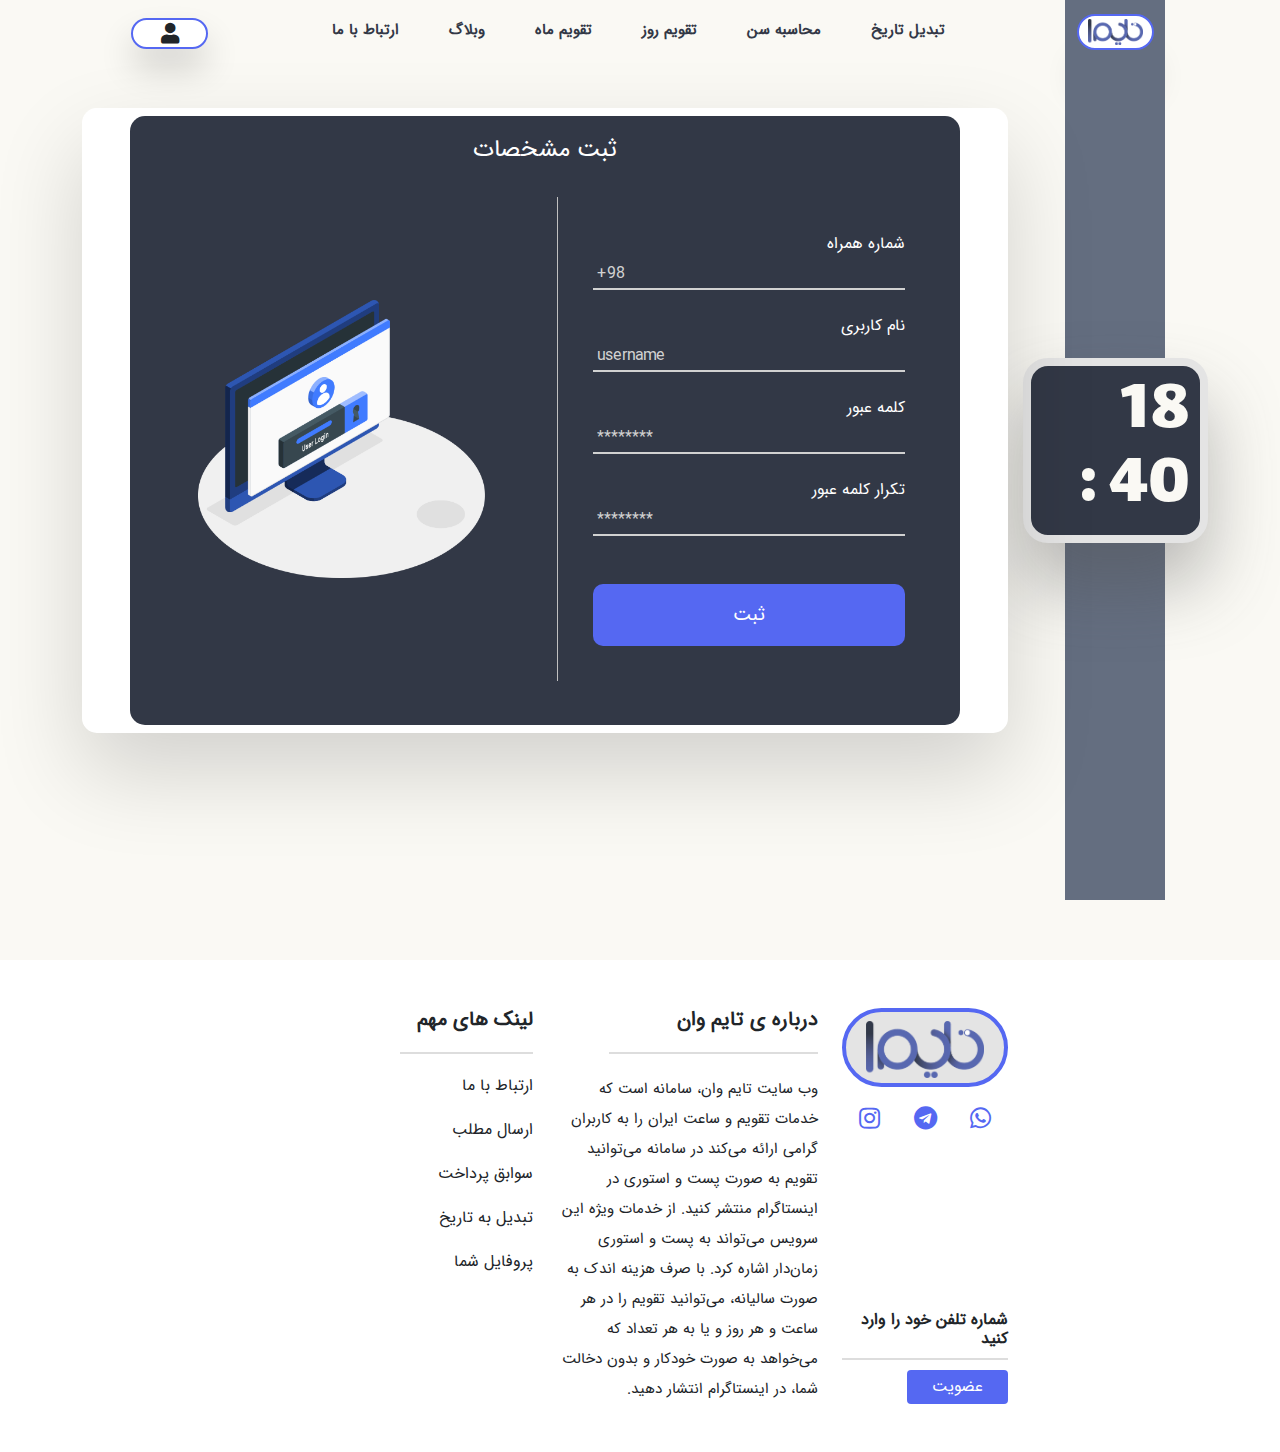
<file: singUp.html>
<!DOCTYPE html>
<html lang="en">

<head>
    <meta charset="UTF-8">
    <meta http-equiv="X-UA-Compatible" content="IE=edge">
    <meta name="viewport" content="width=device-width, initial-scale=1.0">
    <link rel="stylesheet" href="css/bootstrap.min.css">
    <link rel="stylesheet" href="css/swiper-bundle.min.css">
    <link rel="stylesheet" href="css/animate.min.css">
    <link rel="stylesheet" href="packages/fontawsome-5.13.0/all.min.css">
    <link rel="stylesheet" href="css/styleDependency.css">
    <link rel="stylesheet" href="css/style.css">

    <title>ثبت نام | time1</title>
</head>

<body onload="startTime()">
    <div class="container">

        <!--------------------------- top menu -->
        <section class="topMenu">
            <nav class="navbar navbar-expand-lg" id="mainNav">

                <div class="navbar-toggler navbar-toggler-right" type="button" data-toggle="collapse"
                    data-target="#navbarResponsive" aria-controls="navbarResponsive" aria-expanded="false"
                    aria-label="Toggle navigation">
                    <div class="menu-button">
                        <div class="bar"></div>
                        <div class="bar"></div>
                        <div class="bar"></div>
                    </div>
                </div>

                <div class="px-3 d-block d-md-none">
                    <div class="login loginHead"><i class="fas fa-user"></i></div>
                </div>

                <div class="collapse navbar-collapse" id="navbarResponsive">

                    <div style="width: 80px;"></div>

                    <ul class="navbar-nav">

                        <li class="nav-item nav-link">
                            <a class="nav-inner" href="">تبدیل تاریخ</a>
                            <div class="menuLine"></div>
                        </li>

                        <li class="nav-item nav-link">
                            <a class="nav-inner" href="">محاسبه سن</a>
                            <div class="menuLine"></div>
                        </li>

                        <li class="nav-item nav-link">
                            <a class="nav-inner" href="">تقویم روز</a>
                            <div class="menuLine"></div>
                        </li>

                        <li class="nav-item nav-link">
                            <a class="nav-inner" href="">تقویم ماه</a>
                            <div class="menuLine"></div>
                        </li>

                        <li class="nav-item nav-link">
                            <a class="nav-inner" href="">وبلاگ</a>
                            <div class="menuLine"></div>
                        </li>

                        <li class="nav-item nav-link">
                            <a class="nav-inner" href="">ارتباط با ما</a>
                            <div class="menuLine"></div>
                        </li>

                    </ul>

                    <div class="login loginHead"><i class="fas fa-user"></i></div>

                </div>
            </nav>
        </section>
        <!--------------------------- end of top menu -->





        <section class="headContent pt-5">
            <div class="row">

                <!--------------------------- side menu -->
                <div class="col-md-2 pb-5 pb-md-0 d-flex justify-content-center d-flex">
                    <div class="watchBand d-none d-md-flex align-items-center justify-content-center">
                        <div class="headLogo d-none d-md-block"><img src="images/logo.png" alt=""></div>
                        <div class="watchDisplay">
                            <span class="hourTimer">12</span> <br>
                            <span class="blink">:</span> <span class="minuteTimer">12</span>
                        </div>
                    </div>

                    <div class="menuSide d-flex flex-column justify-content-around align-items-center">
                        <div class="login loginHead"><i class="fas fa-user"></i></div>
                        
                        <div class="menuItemWrapper">
                            <a class="nav-inner" href="">صفحه اصلی</a>
                            <div class="menuLine"></div>
                        </div>

                        <div class="menuItemWrapper">
                            <a class="nav-inner" href="">تبدیل تاریخ</a>
                            <div class="menuLine"></div>
                        </div>

                        <div class="menuItemWrapper">
                            <a class="nav-inner" href="">محاسبه سن</a>
                            <div class="menuLine"></div>
                        </div>

                        <div class="menuItemWrapper">
                            <a class="nav-inner" href="">تقویم روز</a>
                            <div class="menuLine"></div>
                        </div>

                        <div class="menuItemWrapper">
                            <a class="nav-inner" href="">تقویم ماه</a>
                            <div class="menuLine"></div>
                        </div>

                        <div class="menuItemWrapper">
                            <a class="nav-inner" href="">وبلاگ</a>
                            <div class="menuLine"></div>
                        </div>

                        <div class="menuItemWrapper">
                            <a class="nav-inner" href="">ارتباط با ما</a>
                            <div class="menuLine"></div>
                        </div>
                    </div>
                </div>
                <!--------------------------- end of side menu -->



                <!--------------------------- content -->
                <div class="col-md-10">
                    <div class="FormsWrapper p-2 mb-5">

                        <div class="codeAcceptWrapper">
                            <div class="codeAccept">
                                <h4 class="text-white text-center">ثبت مشخصات</h4>
                                <form action="" method="">
                                    <div class="row py-4">
                                        <div class="col-md-6">
                                            <div class="smsForm singupForm">

                                                <label class="text-white text-right" for="number">شماره همراه</label>
                                                <input class="form-control text-left mb-4 numberCheck" maxlength="11" type="text" placeholder="+98" id="number" name="">

                                                <label class="text-white text-right" for="username">نام کاربری</label>
                                                <input class="form-control mb-4" type="text" placeholder="username" id="username" name="">

                                                <label class="text-white text-right" for="password">کلمه عبور</label>
                                                <input class="form-control text-left mb-4" type="" placeholder="********" id="password" name="">

                                                <label class="text-white text-right" for="">تکرار کلمه عبور</label>
                                                <input class="form-control text-left mb-4" type="password" placeholder="********" id="password" name="">

                                                <button class="btn btn-dark formSubmit mt-4">ثبت</button>
                                            </div>
                                        </div>
                                        <div class="col-md-6 d-flex justify-content-center align-items-center">
                                            <div class="text-center">
                                                <img class="p-1 p-md-5" src="images/pc.png" alt="">
                                            </div>
                                        </div>
                                    </div>
                                </form>

                            </div>
                        </div>

                    </div>
                </div>
                <!--------------------------- end of content -->
            </div>

        </section>

    </div>




    <!--------------------------- footer -->

    <footer class="bg-white py-5">
        <div class="container">
            <div class="footer">
                <div class="row">
                    <div class="col-md-2"></div>

                    <div class="col-md-2 pb-5 pb-md-0">
                        <div class="footerItemInner d-flex flex-column justify-content-between">

                            <div>
                                <div class="logoFooter"><img src="images/logo.png" alt=""></div>

                                <div class="socialMedia py-3 d-flex justify-content-around">
                                    <a href=""><i class="fab fa-whatsapp"></i></a>
                                    <a href=""><i class="fab fa-telegram"></i></a>
                                    <a href=""><i class="fab fa-instagram"></i></a>
                                </div>
                            </div>

                            <div class="fastLogin">
                                <h6>شماره تلفن خود را وارد کنید</h6>
                                <form action="">
                                    <input type="text" class="numberCheck" name="footerLogin" maxlength="11" id="" placeholder="+98" required>
                                    <input type="submit" class="footerLogin btn btn-dark" value="عضویت">
                                </form>
                            </div>

                        </div>
                    </div>

                    <div class="col-md-3 pb-5 pb-md-0">
                        <div class="footerItemInner">
                            <h5>درباره ی تایم وان</h5>
                            <p class="m-0">
                                وب سایت تایم وان، سامانه است که خدمات تقویم و ساعت ایران را به کاربران گرامی ارائه
                                می‌کند در سامانه می‌توانید تقویم به صورت پست و استوری در اینستاگرام منتشر کنید. از خدمات
                                ویژه این سرویس می‌تواند به پست و استوری زمان‌دار اشاره کرد. با صرف هزینه اندک به صورت
                                سالیانه، می‌توانید تقویم را در هر ساعت و هر روز و یا به هر تعداد که می‌خواهد به صورت
                                خودکار و بدون دخالت شما، در اینستاگرام انتشار دهید.
                            </p>
                        </div>
                    </div>

                    <div class="col-md-2 pb-5 pb-md-0">
                        <div class="footerItemInner">
                            <h5>لینک های مهم</h5>
                            <ul>
                                <a href="">
                                    <li>ارتباط با ما</li>
                                </a>
                                <a href="">
                                    <li>ارسال مطلب</li>
                                </a>
                                <a href="">
                                    <li>سوابق پرداخت</li>
                                </a>
                                <a href="">
                                    <li>تبدیل به تاریخ</li>
                                </a>
                                <a href="">
                                    <li>پروفایل شما</li>
                                </a>
                            </ul>
                        </div>
                    </div>

                    <div class="col-md-3 pb-5 pb-md-0">
                        <div class="mapouter">
                            <div class="gmap_canvas">
                                <iframe id="gmap_canvas"
                                    src="https://www.google.com/maps/embed?pb=!1m18!1m12!1m3!1d3205.6355373965594!2d52.67411651513676!3d36.538786280003265!2m3!1f0!2f0!3f0!3m2!1i1024!2i768!4f13.1!3m3!1m2!1s0x3f8f89b49ceb1f5d%3A0xe1b427110eca6480!2sMazandaran%20Province%2C%20Babol%2C%20Modarres%20St%2C%20Shiro%20Khorshid%2C%20Iran!5e0!3m2!1sen!2s!4v1636475315370!5m2!1sen!2s"
                                    frameborder="0" scrolling="no" marginheight="0" marginwidth="0">
                                </iframe>
                            </div>
                        </div>
                    </div>
                </div>

            </div>
        </div>
    </footer>

    <!--------------------------- end of footeer -->




</body>

<script src="js/jquery-3.5.1.min.js"></script>
<script src="js/swiper-bundle.min.js"></script>
<script src="js/bootstrap.min.js"></script>
<script src="js/script.js"></script>

</html>
</file>
<file: css/styleDependency.css>
/* ////////////////////// variables */

:root{
    --site-pourple: #5568F2;
    --site-gray: #646E80;
    --stie-high-gray: #323846;
    --site-soft-gray: #E4E4E4;
    --site-bg: #FAF9F4;
}

/* ////////////////////// end of variables */








/* ////////////////////// most usefull class */


.height-100{
    height: 100%;
}

.width-100{
    width: 100%;
}

.width-70{
    width: 70%;
}

.pointer{
    cursor: pointer;
}

.bg-gradiant-1{
    background: linear-gradient(to right, #3494e6, #ec6ead) !important;
}

.bg-gradiant-2{
    background: linear-gradient(to right, #8360c3, #2ebf91) !important;
}

.shake:hover{
    cursor: pointer;
    animation: .3s shake infinite;
}

@keyframes shake {
    50%{
        transform: rotate(-5deg) scale(1.2);
    }
    100%{
        transform: rotate(5deg) scale(1);
    }
}

.border-radius-5{
    border-radius: 17px;
}

.border-radius-4{
    border-radius: 13px;
}

.border-radius-3{
    border-radius: 10px;
}

.border-radius-2{
    border-radius: 6px;
}



.box-shadow-normal{
    box-shadow: 0px 3px 12px 0px #dddddd;
}


/* ////////////////////// end of most class */










/* ///////////////////// menu button */

.menu-button {

    padding: 2px 10px;

    cursor: pointer;

    -webkit-transition: .3s;
    transition: .3s;
}

.menu-button .bar:nth-of-type(1) {
    margin-top: 0px;
}

.menu-button .bar:nth-of-type(3) {
    margin-bottom: 0px;
}

.bar {
    position: relative;
    display: block;

    width: 50px;
    height: 4px;

    margin: 10px auto;
    background-color: var(--stie-high-gray);

    border-radius: 10px;

    -webkit-transition: .3s;
    transition: .3s;
}

.menu-button:hover .bar:nth-of-type(1) {
    -webkit-transform: translateY(1.5px) rotate(-4.5deg);
    -ms-transform: translateY(1.5px) rotate(-4.5deg);
    transform: translateY(1.5px) rotate(-4.5deg);
}

.menu-button:hover .bar:nth-of-type(2) {
    opacity: .9;
}

.menu-button:hover .bar:nth-of-type(3) {
    -webkit-transform: translateY(-1.5px) rotate(4.5deg);
    -ms-transform: translateY(-1.5px) rotate(4.5deg);
    transform: translateY(-1.5px) rotate(4.5deg);
}

.cross .bar:nth-of-type(1) {
    -webkit-transform: translateY(15px) rotate(-45deg);
    -ms-transform: translateY(15px) rotate(-45deg);
    transform: translateY(15px) rotate(-45deg);
}

.cross .bar:nth-of-type(2) {
    opacity: 0;
}

.cross .bar:nth-of-type(3) {
    -webkit-transform: translateY(-15px) rotate(45deg);
    -ms-transform: translateY(-15px) rotate(45deg);
    transform: translateY(-15px) rotate(45deg);
}

.cross:hover .bar:nth-of-type(1) {
    -webkit-transform: translateY(13.5px) rotate(-40.5deg);
    -ms-transform: translateY(13.5px) rotate(-40.5deg);
    transform: translateY(13.5px) rotate(-40.5deg);
}

.cross:hover .bar:nth-of-type(2) {
    opacity: .1;
}

.cross:hover .bar:nth-of-type(3) {
    -webkit-transform: translateY(-13.5px) rotate(40.5deg);
    -ms-transform: translateY(-13.5px) rotate(40.5deg);
    transform: translateY(-13.5px) rotate(40.5deg);
}

/* ///////////////////////// end of menu button */
















/* //////////////////////////////////// day and night toggle switch */

.dayAndNightWrapper {
  display: flex;
  flex-direction: column;
  align-items: center;
  justify-content: center;
  margin: 0;
  font-weight: 300;
  font-size: 24px;
  transition: 500ms background ease-in-out, 500ms color ease-in-out;
}

:root {
  --bg-color: #2b2b2b;
  --fg-color: rgba(255, 255, 255, 0.9);
}

body.day {
  --bg-color: #c4e4ff;
  --fg-color: rgba(0, 0, 0, 0.7);
}

label.day-night-switch {
  --size: 90px;
  --height: calc(var(--size) / 2);
  --padding: calc(var(--size) * 0.04);
  --border-width: calc(var(--size) * 0.02);
  --transition-duration: 250ms;
  --switch-size: calc(
    var(--height)
    - 2 * var(--padding)
    - 2 * var(--border-width)
  );
  --pos-left: var(--padding);
  --pos-right: calc(
    var(--size)
    - var(--switch-size)
    - var(--padding)
    - 2 * var(--border-width)
  );
  --shift: calc(
    var(--height) * 1.25
  );
  width: var(--size);
  height: var(--height);
  border-radius: var(--height);
  border: var(--border-width) solid white;
  position: relative;
  transition: all var(--transition-duration) ease-in-out;
  cursor: pointer;
  overflow: hidden;
}
label.day-night-switch > .celestial {
  transition: all var(--transition-duration) ease-in-out;
  width: var(--switch-size);
  height: var(--switch-size);
  border: var(--border-width) solid green;
  display: inline-block;
  position: absolute;
  border-radius: var(--height);
}
label.day-night-switch > .celestial.sun {
  background-color: #fdc82e;
  border-color: #e3ad0d;
}
label.day-night-switch > .celestial.moon {
  background-color: #d2cec4;
  border-color: #a9a18f;
}
label.day-night-switch > .celestial.moon > .craters > .crater {
  background-color: #d2cec4;
  border-color: #a9a18f;
  border-width: calc(max(var(--border-width) * 0.65, 1px));
  border-style: solid;
  position: absolute;
  border-radius: 50%;
}
label.day-night-switch > .celestial.moon > .craters > .crater:nth-child(1) {
  width: calc(var(--switch-size) * 0.15);
  height: calc(var(--switch-size) * 0.15);
  top: calc(var(--switch-size) * 0.7);
  left: calc(var(--switch-size) * 0.4);
}
label.day-night-switch > .celestial.moon > .craters > .crater:nth-child(2) {
  width: calc(var(--switch-size) * 0.3);
  height: calc(var(--switch-size) * 0.3);
  top: calc(var(--switch-size) * 0.1);
  left: calc(var(--switch-size) * -0.05);
}
label.day-night-switch > .celestial.moon > .craters > .crater:nth-child(3) {
  width: calc(var(--switch-size) * 0.1);
  height: calc(var(--switch-size) * 0.1);
  top: calc(var(--switch-size) * 0.2);
  left: calc(var(--switch-size) * 0.6);
}
label.day-night-switch > .celestial.moon > .craters > .crater:nth-child(4) {
  width: calc(var(--switch-size) * 0.1);
  height: calc(var(--switch-size) * 0.1);
  top: calc(var(--switch-size) * 0.3);
  left: calc(var(--switch-size) * 0.25);
}
label.day-night-switch > .celestial.moon > .craters > .crater:nth-child(5) {
  width: calc(var(--switch-size) * 0.2);
  height: calc(var(--switch-size) * 0.2);
  top: calc(var(--switch-size) * 0.5);
  left: calc(var(--switch-size) * 0.8);
}
label.day-night-switch > .decorations > .decoration {
  position: absolute;
  transition: all var(--transition-duration) ease-in-out;
}
label.day-night-switch > .mountains {
  position: absolute;
  display: inline-block;
  top: calc(var(--switch-size) * 0.85);
  left: calc(var(--switch-size) * 0.7);
}
label.day-night-switch > .mountains > * {
  position: absolute;
  display: inline-block;
  border-width: var(--border-width);
  border-style: solid;
  transform: rotate(45deg);
  transition: all var(--transition-duration) ease-in-out;
  border-top-left-radius: calc(var(--switch-size) * 0.1);
  background-color: white;
  border-color: black;
}
label.day-night-switch > .mountains > *:nth-child(1) {
  width: calc(var(--switch-size) * 0.9);
  height: calc(var(--switch-size) * 0.9);
  top: calc(var(--switch-size) * 0.1);
}
label.day-night-switch > .mountains > *:nth-child(2) {
  width: calc(var(--switch-size) * 0.45);
  height: calc(var(--switch-size) * 0.45);
  top: calc(var(--switch-size) * 0.2);
  left: calc(var(--switch-size) * 0.6);
}

input.day-night-switch {
  display: none;
}
input.day-night-switch:checked + label.day-night-switch {
  border-color: #3190bf;
  background-color: #6cbde5;
}
input.day-night-switch:checked + label.day-night-switch > .celestial.sun {
  transition-delay: var(--transition-duration);
  top: var(--padding);
  left: var(--pos-right);
  transform: scale(1);
}
input.day-night-switch:checked + label.day-night-switch > .celestial.moon {
  transition-delay: 0ms;
  left: var(--pos-left);
  top: var(--shift);
  transform: scale(0);
}
input.day-night-switch:checked + label.day-night-switch > .decorations {
  opacity: 0.5;
}
input.day-night-switch:checked + label.day-night-switch > .decorations .decoration {
  background-color: white;
  border-radius: 50%;
  animation: 4s vibe ease-in-out infinite;
  animation-direction: alternate;
}
input.day-night-switch:checked + label.day-night-switch > .decorations .decoration:nth-child(1) {
  border-radius: calc(var(--switch-size) * 0.3);
  height: calc(var(--switch-size) * 0.3);
  width: calc(var(--switch-size) * 0.84);
  top: calc(var(--switch-size) * 0.6);
  left: calc(var(--switch-size) * 0.45);
}
input.day-night-switch:checked + label.day-night-switch > .decorations .decoration:nth-child(2) {
  animation-delay: 300ms;
  animation-duration: 2.5s;
  height: calc(var(--switch-size) * 0.35);
  width: calc(var(--switch-size) * 0.35);
  top: calc(var(--switch-size) * 0.5);
  left: calc(var(--switch-size) * 0.35);
}
input.day-night-switch:checked + label.day-night-switch > .decorations .decoration:nth-child(3) {
  animation-delay: 800ms;
  animation-duration: 3.5s;
  height: calc(var(--switch-size) * 0.3);
  width: calc(var(--switch-size) * 0.3);
  top: calc(var(--switch-size) * 0.5);
  left: calc(var(--switch-size) * 0.85);
}
input.day-night-switch:checked + label.day-night-switch > .decorations .decoration:nth-child(4) {
  animation-delay: 1400ms;
  animation-duration: 3s;
  height: calc(var(--switch-size) * 0.4);
  width: calc(var(--switch-size) * 0.4);
  top: calc(var(--switch-size) * 0.4);
  left: calc(var(--switch-size) * 0.55);
}
input.day-night-switch:checked + label.day-night-switch > .mountains > * {
  background-color: #d4d4d4;
  border-color: #a8a8a8;
}
input.day-night-switch + label.day-night-switch {
  border-color: #2a4569;
  background-color: #223349;
}
input.day-night-switch + label.day-night-switch > .celestial.sun {
  transition-delay: 0ms;
  top: var(--shift);
  left: var(--pos-right);
  transform: scale(0);
}
input.day-night-switch + label.day-night-switch > .celestial.moon {
  transition-delay: var(--transition-duration);
  top: var(--padding);
  left: var(--pos-left);
  overflow: hidden;
  transform: scale(1);
}
input.day-night-switch + label.day-night-switch > .decorations > .decoration {
  background-color: white;
  border-radius: 50%;
  width: calc(max(var(--border-width) * 0.75, 2px));
  height: calc(max(var(--border-width) * 0.75, 2px));
  animation: 2s sparkle ease-in-out infinite;
  animation-direction: alternate;
}
input.day-night-switch + label.day-night-switch > .decorations > .decoration:nth-child(1) {
  top: calc(var(--switch-size) * 0.7);
  left: calc(var(--switch-size) * 1.7);
}
input.day-night-switch + label.day-night-switch > .decorations > .decoration:nth-child(2) {
  animation-delay: 300ms;
  animation-duration: 3s;
  top: calc(var(--switch-size) * 0.4);
  left: calc(var(--switch-size) * 1.4);
}
input.day-night-switch + label.day-night-switch > .decorations > .decoration:nth-child(3) {
  animation-delay: 800ms;
  animation-duration: 3.5s;
  top: calc(var(--switch-size) * 0.9);
  left: calc(var(--switch-size) * 2.2);
}
input.day-night-switch + label.day-night-switch > .decorations > .decoration:nth-child(4) {
  animation-delay: 1400ms;
  animation-duration: 2.5s;
  top: calc(var(--switch-size) * 0.3);
  left: calc(var(--switch-size) * 2);
}
input.day-night-switch + label.day-night-switch > .mountains > * {
  background-color: #878787;
  border-color: #5c5c5c;
}

@keyframes vibe {
  from {
    transform: scale(1);
  }
  to {
    transform: scale(1.2);
  }
}
@keyframes sparkle {
  from {
    opacity: 1;
  }
  to {
    opacity: 0.25;
  }
}


/* //////////////////////////////////// end of day and night toggle switch */





















/* .check {
    clear: both;
    display: block;
    border-radius: 4px;
} */
.check::after {
    clear: both;
    display: block;
    content: "";
}
.check .checkbox-container {
	float: left;
    box-sizing: border-box;
    text-align:center;
}


/* Styling Checkbox Starts */
.checkbox-label {
color: white;
    display: block;
    position: relative;
    margin: auto;
    cursor: pointer;
    font-size: 22px;
    line-height: 24px;
    height: 50px;
    width: 24px;
    clear: both;
}
.checkbox-label input {
    position: absolute;
    opacity: 0;
    cursor: pointer;
}

.checkbox-label .mark {
	top:30px;
    position: absolute;
    height: 24px;
    width: 24px;
    background-color: transparent;
    border-radius: 5px;
    transition: all 0.3s ease-in;
    border: 2px solid white;
    box-shadow: 0px 0px 4px #00000029, 0px 7px 13px #00000012
}
.checkbox-label input:checked ~ .mark {
    background-color: white;
    border-radius: 5px;
    transform: rotate(0deg) scale(1);
    opacity:1;
    border: 2px solid white;
}
.checkbox-label .mark::after {
    position: absolute;
    content: "";
    border-radius: 5px;
}
.checkbox-label input:checked ~ .mark::after {
  transform: rotate(45deg) scale(1);
  left: 6px;
  top: -5px;
  width: 10px;
  height: 20px;
  border: solid var(--site-pourple);
  border-width: 0 2px 2px 0;
  border-radius: 0;
}
/* For Ripple Effect */ 
.checkbox-label .mark::before {
    position: absolute;
    content: "";
    border-radius: 10px;
    border: 5px solid var(--site-pourple);
    transform: scale(0);    
}

.checkbox-label input:checked ~ .mark::before {
    left: -3px;
    top: -3px;
    width: 24px;
    height: 24px;
    border-radius: 5px;
    transform: scale(3);
    opacity:0;   
    transition: all 0.3s ease-out;
}
</file>
<file: css/style.css>
@font-face {
    font-family: 'IRANsans';
    src: url('fonts/IRANSansWeb.ttf') format('truetype');
}

@font-face {
    font-family: 'lalezar';
    src: url('fonts/Lalezar-Regular.ttf') format('truetype');
}

@font-face {
    font-family: 'IRANyekan';
    src: url('fonts/iranyekanwebregularfanum.ttf') format('truetype');
}

@font-face {
    font-family: 'IRANyekanBold';
    src: url('fonts/IRANYekanMobileExtraBold.ttf') format('truetype');
}


body, html {
    padding: 0;
    margin: 0;
    direction: rtl;
    text-align: right;
    font-family: "IRANsans";
    background-color: var(--site-bg);
}

img{
    max-width: 100%;
}






/* //////////////////////////////// menu top */

.navbar-collapse {
    justify-content: center !important;
}

.navbar-nav {
    padding: 5px 0;
    border-radius: 6px;
}

.navbar-nav a {
    color: var(--stie-high-gray);
    text-decoration: none;
    transition: 0.4s;
    font-weight: bold;
    font-size: 15px;
}

.navbar-expand-lg .navbar-nav .nav-link{
    padding: 5px 25px;
}

.navbar-expand-lg .navbar-collapse{
    justify-content: space-around !important;
}

.navbar-toggler i{
    font-size: 33px;
    color: #323846;
}

.menuLine{
    background-color: #fff;
    width: 0%;
    padding: 1px 0;
    visibility: hidden;
    transition: .3s;
    margin: 0 auto;
    text-align: center;
    margin-top: 5px;
}

.nav-item .menuLine{
    background-color: #323846;
}

.menuItemWrapper:hover .menuLine{
    width: 100%;
    visibility: visible;
}

.nav-item:hover .menuLine{
    width: 100%;
    visibility: visible;
}

.topMenu{
    height: 60px;
}

.login{
    width: 77px;
    background-color: #fff;
    display: flex;
    justify-content: center;
    align-items: center;
    z-index: 2;
    border-radius: 19px;
    font-size: 21px;
    padding: 3px 5px;
    border: 2px solid var(--site-pourple);
    line-height: 1;
    box-shadow: 0px 20px 34px #00000029;
    transition: .3s;
    cursor: pointer;
}

.login:hover{
    border-color: #fff;
    color: var(--site-pourple);
    box-shadow: 0px 20px 34px #0000005b;
}

.curentPage{
    background-color: #fff;
    border-radius: 16px;
    border: 3px solid var(--site-pourple);
    color: var(--site-pourple) !important;
    box-shadow: 0px 20px 34px #00000029;
    padding: 1px 5px;
}

/* //////////////////////////////// end of top menu */





/* //////////////////////////////// header */

header, .headContent{
    min-height: 100vh;
}

.createYourOwnCalenderInner{
    background-color: #fff;
    border: 6px var(--site-pourple) solid;
    color: var(--stie-high-gray);
    border-radius: 22px;
    font-size: 42px;
    font-weight: bolder;
    padding: 10px;
    text-align: center;
    line-height: 1.7;
    box-shadow: 0px 58px 97px #00000029;
    position: relative;
    overflow: hidden;
    transition: .3s;
}

.createCalenderIconWrapper{
    position: absolute;
    height: 100%;
    width: 100%;
    top: 0;
    left: 0;
    display: flex;
    justify-content: center;
    align-items: center;

}

.createYourOwnCalenderInner i{
    color: #fff;
    transform: scale(.3);
    transition: .3s;
    opacity: .1;
}

.createYourOwnCalenderInner:hover i{
    transform: scale(2.4);
    opacity: 1;
}

.createYourOwnCalenderInner:hover{
    background-color: var(--site-pourple);
    border: 6px var(--site-soft-gray) solid;
    box-shadow: 0px 58px 97px #0000005b;
}

.createYourOwnCalenderInner p{
    transition: .1s;
}

.createYourOwnCalenderInner:hover p{
    visibility: hidden;
}

.yearName{
    font-family: 'IRANyekan';
    font-weight: bold;
    color: var(--site-pourple);
}

.dateText, .dateNumber{
    color: var(--site-gray);
}

.allDateWrapper{
    border-left: 2px solid #c7c7c7;
}

.headLogo{
    width: 77px;
    background-color: #fff;
    display: flex;
    justify-content: center;
    align-items: center;
    z-index: 5;
    border-radius: 19px;
    font-size: 21px;
    padding: 3px 9px;
    border: 2px solid var(--site-pourple);
    line-height: 1;
    position: absolute;
    top: 14px;
}

.watchBand{
    background-color: var(--site-gray);
    height: 100vh;
    width: 100px;
    margin: 0 auto;
    position: absolute;
    top: 0;
    z-index: 4;
    transition: .3s;
}

.watchDisplay{
    width: 185px;
    height: 185px;
    padding: 10px;
    background-color: var(--stie-high-gray);
    border-radius: 25px;
    border: 8px solid var(--site-soft-gray);
    position: absolute;
    font-size: 74px;
    color: #FAF9F4;
    font-family: "lalezar";
    direction: ltr;
    line-height: 1;
    box-shadow: 0px 41px 71px #4D4D4D61;
}

.blink{
    animation: blink .6s alternate infinite;
}

@keyframes blink{
    0%{
        opacity: 0;
    }
    100%{
        opacity: 1;
    }
}

.calenderSvg{
    animation: calenderSvg 1.5s;
}

@keyframes calenderSvg {
    0%{
        opacity: .5;
        margin-top: 80px;
    }
    65%{
        margin-top: -25px;
        opacity: .7;
    }
    100%{
        opacity: 1;
        margin-top: 0;
    }
}

/* //////////////////////////////// end of header */






/* //////////////////////////////// side menu */

.menuSide{
    background-color: var(--site-gray);
    height: 100vh;
    width: 100px;
    margin: 0 auto;
    position: fixed;
    z-index: 3;
    top: 0;
    transition: .3s;
}

.menuSide a{
    color: #fff;
    font-weight: bold;
    text-decoration: none;
}

.openMenu{
    opacity: 1;
    width: 10rem !important;
    box-shadow: -17px 0px 92px #00000063 !important;
    visibility: visible !important;
}

/* //////////////////////////////// end of side menu */













/* //////////////////////////////// calender */

.calenderTable{
    border-radius: 14px;
    box-shadow: 0px 56px 92px #00000029;
}

.calenderHeader h3{
    font-weight: bold;
    color: var(--site-high-gray);
}

.calenderHeader span{
    cursor: pointer;
}

.calenderHeader span i{
    font-size: 34px;
    transition: .3s; 
}

.calenderHeader span span{
    color: var(--site-pourple);
    font-weight: bold;
}

.calenderHeader span:hover i{
    transform: scale(1.6) rotate(1turn);
    color: var(--site-pourple);
}

.calenderBodyHead{
    border-top: 3px solid var(--site-pourple);
    color: var(--site-pourple);
    font-weight: bold;
    font-size: 19px;
}

.calenderBodyBody{
    display: flex;
    flex-wrap: wrap;
    text-align: center;
}

.calenderBodyBody div{
    flex: 0 0 14.28%;
    padding-bottom: 20px;
}

.calenderBodyBody div span{
    font-size: 20px;
    font-weight: bold;
    padding: 6px 2px;
    border-radius: 50%;
    display: block;
    width: 70%;
    margin: 0 auto;
    transition: .3s;
}

.calenderBodyBody div span:hover{
    box-shadow: 0px 20px 34px #00000029;
    outline: 3px solid var(--site-pourple);
    cursor: pointer;
}

.addForReminder{
    color: var(--site-pourple);
    box-shadow: 0px 20px 34px #00000029;
    outline: 3px solid var(--site-pourple);
}

.calenderBodyBody div span.curentDay{
    color: #fff;
    background-color: var(--site-pourple);
    box-shadow: 0px 20px 34px #00000029;
}


.calenderText{
    padding-right: 35px;
}

.calenderSingleText{
    margin-bottom: 15px;
}

.calenderSingleText h4{
    display: inline-block;
    padding-left: 10px;
    font-weight: bolder;
    color: var(--site-high-gray);
}

.calenderSingleText span{
    color: var(--site-gray);
    font-size: 14px;
}

.calenderTextHoliday h4, .calenderTextHoliday span{
    color: var(--site-pourple) !important;
}

/* .calenderTextInner{
    overflow-y: scroll;
    height: 538px;
}

.calenderTextInner::-webkit-scrollbar{
    width: 13px;
}

.calenderTextInner::-webkit-scrollbar-track {
    background: #dadada; 
    border-radius: 10px;
}

.calenderTextInner::-webkit-scrollbar-thumb {
    background: var(--site-pourple); 
    transition: .2s;
    border-radius: 10px;
} */

.showToday{
    background-color: var(--site-pourple);
    border: 3px solid #384399;
    text-align: center;
    color: #fff;
    padding: 5px;
    display: block;
    width: 100%;
    border-radius: 25px;
    font-weight: bold;
}

.chooseDay{
    background-color: var(--stie-high-gray);
    border: 3px solid #384399;
    text-align: center;
    color: #fff;
    padding: 5px;
    display: block;
    width: 100%;
    border-radius: 25px;
    font-weight: bold;
}




.reminders{
    padding-left: 70px;
}

.singleReminder{
    margin-bottom: 15px;
    box-shadow: 0px 20px 34px #00000029;
}

.singleReminder h4{
    display: inline-block;
    padding-left: 10px;
    font-weight: bolder;
    color: var(--site-high-gray);
}

.singleReminder span{
    color: var(--site-gray);
    font-size: 14px;
}

.singleReminder{
    border-radius: 20px 20px 20px 0;   
}

.comment{
    background-color: #fff;
    position: relative;
    border-radius: 20px 20px 20px 0;
    position: relative;
}

.comment h4{
    background-color: var(--site-pourple);
    color: #fff;
    padding: 14px 10px;
    margin-bottom: 0;
    border-radius: 0 20px 20px 0;
    width: 115px;
    font-size: 17px;
    font-weight: bolder;
    text-align: center;
}

.comment i{
    position: absolute;
    left: 6px;
    bottom: 6px;
    color: var(--site-pourple);
    font-size: 14px;
    cursor: pointer;
    transition: .3s;
}

.comment i:hover{
    color: var(--site-gray);
    transform: scale(1.2);
}

.commentInput{
    width: calc(100% - 130px);
}

.commentInput input{
    width: 100%;
    height: 100%;
    border: none;
    color: var(--site-gray);
}

.commentInput input:focus{
    box-shadow: none;
}

.addReminderInner{
    background-color: var(--site-pourple);
    color: #fff;
    border-radius: 17px;
    box-shadow: 0px 20px 34px #00000029;
    display: flex;
    align-items: center;
    justify-content: center;
    font-size: 31px;
    width: 55px;
    height: 55px;
    border: 5px solid var(--site-pourple);
    transition: .3s;
}

.addReminderInner:hover{
    box-shadow: 0px 20px 34px #00000083;
    border: 5px solid var(--site-pourple);
    background-color: #fff;
    color: var(--site-pourple);
    cursor: pointer;
}

.addReminderInner:hover i{
    animation: shake .3s alternate infinite;
}

@keyframes shake {
    0%{
        transform: scale(.8);
    }
    100%{
        transform: scale(1.2);
    }
}

/* //////////////////////////////// end of calender */
















/* //////////////////////////////////// day calender page */

.allDates .datePackage{
    border-left: 2px solid var(--site-soft-gray);
}

.allDates .datePackage:last-child{
    border-left: none;
}

.allEvents h4{
    font-weight: bolder;
    color: var(--site-pourple);
    font-family: 'IRANyekan';
}

.eventsWrapper{
    background-color: #F8F8F8;
    box-shadow: 0px 20px 92px #00000029;
    border-radius: 15px;
    position: relative;
    z-index: 5;
    color: var(--site-high-gray);
    opacity: .6;
}

.selectBox select{
    width: 100%;
    background-color: #faf9f4;
    box-shadow: inset 0px 2px 15px #00000029;
    text-align: center;
    padding: 7px;
    border: none;
    outline: none;
    font-size: 29px;
    border-radius: 10px;
    color: #C0C3C8;
}

/* //////////////////////////////////// end of day calender page */
















/* //////////////////////////////////// contact us page */

.FormsWrapper{
    background-color: #fff;
    border-radius: 15px;
    box-shadow: 0px 39px 89px #00000029;
    position: relative;
    z-index: 5;
}

.FormsWrapper form label{
    color: var(--site-high-gray);
}

.FormsWrapper form input{
    border: none;
    outline: none;
    background-color: #00000000;
    border-bottom: 2px solid #d1d1d1;
    border-radius: 0;
    padding-right: 4px;
    padding-left: 4px;
    padding-bottom: 2px;
    transition: .2s;
    margin: 0 auto;
}

.FormsWrapper form input::placeholder{
    color: #d1d1d1;
}

.FormsWrapper form input:focus{
    box-shadow: none;
    width: 90%;
    background-color: #00000000;
    /* border-color: #444444; */
}

#number, #email, #username, #password{
    direction: ltr;
    text-align: left;
}

.FormsWrapper form textarea{
    border-radius: 10px;
    border-bottom-left-radius: 2px;
    background-color: #32384617;
    border: none;
    outline: none;
    font-size: 15px;
    height: 78%;
}

.FormsWrapper form textarea::placeholder{
    color: #C0C3C8;
}

.formSubmit{
    background-color: var(--site-pourple);
    color: #fff;
    padding: 10px;
    border: none;
    border-radius: 10px;
    width: 100%;
    padding: 17px 5px;
    font-size: 19px;
}



.contactUsText{
    background-color: var(--stie-high-gray);
    padding: 18px;
    border-radius: 22px;
    height: 100%;
    padding-bottom: 70px;
}

.contactUsText h4{
    color: var(--site-pourple);
}

.contactUsText p{
    color: #fff;
    font-size: 13px;
}

.contactUsText div span{
    display: block;
    color: #fff;
    font-size: 12px;
}

.contactUsText div i{
    color: var(--site-pourple);
    font-size: 25px;
}

.imageContactUs{
    position: relative;
}

.imageContactUs img{
    max-width: 60%;
    position: absolute;
    right: -20%;
    top: -80px;
    z-index: 4;
}

/* //////////////////////////////////// end of contact us page */












/* //////////////////////////////////// login and singup page */

.loginForm, .singUpForm{
    padding: 10px 80px 60px 80px;
    margin: 0 auto;
    height: 100%;
}

.singUpForm{
    background-color: #323846;
    border-radius: 15px;
}

.singupForm input , .singupForm input:focus{
    color: #fff;
}

.enterForms h4{
    font-weight: bold;
    padding-bottom: 30px;
    padding-top: 10px;
}

.layoutHeightControll{
    height: 58px;
    margin-bottom: 24px;
}

.formSubmit2{
    background-color: #fff;
    color: var(--site-pourple);
    padding: 10px;
    border: none;
    border-radius: 10px;
    width: 100%;
    padding: 17px 5px;
    font-size: 19px;
}

.forgetPassLink a{
    color: var(--site-high-gray);
    font-size: 13px;
    transition: .3s;
}

.forgetPassLink a:hover{
    color: var(--site-pourple);
}

/* //////////////////////////////////// end of login and singup page */












/* //////////////////////////////////// code accept page */

.codeAcceptWrapper{
    padding: 0 40px;
}

.codeAccept{
    background-color: var(--stie-high-gray);
    padding: 20px;
    border-radius: 15px;
}

.smsForm{
    border-left: 1px solid #c0c0c0;
    padding: 35px;
    height: 100%;
    margin-top: auto;
}

/* //////////////////////////////////// end of code accept page */













/* /////////////////////////////////// month calender */

.monthAllEventsInner{
    background-color: #F8F8F8;
    box-shadow: 0px 20px 92px #00000029;
    border-radius: 15px;
    position: relative;
    z-index: 5;
    color: var(--site-high-gray);
    opacity: 1;
    min-height: 100px;
}

.monthAllEventName{
    color: var(--site-pourple);
    font-weight: bolder;
}


.monthAllEvent{
    position: relative;
    display: flex;
    flex-direction: column;
}

.monthAllEventNumber p{
    padding: 3px;
    border-radius: 50%;
    border: 1px solid #999999;
    width: 40px;
    height: 40px;
    margin: 0;
    display: flex;
    align-items: center;
    justify-content: center;
    line-height: 1;
    color: var(--site-pourple);
    font-size: 20px;
    background-color: #fff;
}

.createCircle p{
    padding: 3px;
    border-radius: 50%;
    border: 1px solid #999999;
    width: 30px;
    height: 30px;
    margin: 0;
    display: flex;
    align-items: center;
    justify-content: center;
    line-height: 1;
    color: var(--site-pourple);
    font-size: 16px;
    margin: 0;
    background-color: #fff;
    box-shadow: 0px 7px 9px #0000001f;
}

.oddItems .monthAllEventSingleDay:first-child{
    padding-top: 0 !important;
}

.createCircleHoliday p{
    background-color: var(--site-pourple);
    color: #fff;
}

.monthEventText{
    padding: 0 10px;
    color: #8d8d8d;
    max-width: 320px;
    text-align: center;
}

.line{
    width: 50px;
    height: .5px;
    background-color: #8d8d8d;
    transition: .2s;
}

.heightLine{
    width: 1px;
    background-color: #8d8d8d;
    padding: 0;
}


/* /////////////////////////////////// end of month calender */















/* /////////////////////////////////// date transform page */

.dateTransform h3{
    color: var(--site-high-gray);
    font-weight: bolder;
    font-family: 'IRANyekan';
    padding-bottom: 7px;
    font-size: 30px;
}

.dateTransformYearInput input{
    width: 100%;
    background-color: #faf9f4;
    box-shadow: inset 0px 2px 15px #00000029;
    text-align: center;
    padding: 7px;
    border: none;
    outline: none;
    font-size: 29px;
    border-radius: 10px;
    color: #C0C3C8;
    height: 100%;
}

.yearFormatWrapper h3{
    padding-left: 17px;
}

.yearFormat{
    width: 100%;
}

.yearFormat select{
    width: 100%;
    background-color: #fff;
    text-align: center;
    padding: 7px;
    border: none;
    outline: none;
    font-size: 29px;
    border-radius: 10px;
    color: #C0C3C8;
    box-shadow: 0px 20px 34px #00000029;
}

.dateTransformButtons button{
    background-color: #323846;
    font-size: 29px;
    padding: 3px;
    border-radius: 10px;
    border: 4px solid #323846;
    transition: .3s;
}

.dateTransformButtons button:hover{
    border: 4px solid var(--site-pourple);
}

.exchangeBtn i{
    transition: .3s;
}

.exchangeBtn:hover i{
    transform: scale(1.4) rotate(1turn);
}

.dateTransformOutput{
    box-shadow: 0px 56px 92px #00000029;
    padding: 40px 10px;
    border-radius: 20px;
    display: none;
    
}

/* /////////////////////////////////// end of date transform page */
















/* /////////////////////////////////// calculate age page */

.ageResult{
    box-shadow: 0px 56px 92px #00000029;
    padding: 40px;
    border-radius: 20px;
    display: none;
}

.ageResult p{
    text-align: center;
    font-size: 20px;
    color: #323846;
    padding-bottom: 10px;
    font-weight: bold
}

.ageResultHead{
    border-bottom: 2px solid #0000001f;
    padding-bottom: 20px !important;
}

.ageResultFooter{
    padding-top: 20px;
    border-top: 2px solid #0000001f;
}

/* /////////////////////////////////// end of calculate age page */
















/* /////////////////////////////////// profile prime page */

.primeWrapper{
    direction: ltr;
    border-radius: 20px;
    padding: 10px 13px;
    background-color: #F8F8F8;
    box-shadow: inset 0px 0px 14px #00000029;
    height: 100%;
    transition: .5s;
    display: block;
}

.primeWrapper:hover{
    transform: scale(.9);
    box-shadow: inset 0px 0px 14px #00000029, 0px 11px 20px 0px #00000029;
    cursor: pointer;
}

.primeInner{
    border: 1px solid #5568F2;
    padding: 10px;
    border-radius: 20px;
    position: relative;
    height: 100%;
}

.primeInner h4{
    font-family: "IRANyekanBold";
    font-weight: bolder;
    color: var(--site-pourple);
    font-size: 29px;
}

.primeInner p{
    line-height: 1.8;
    font-weight: bold;
    color: var(--stie-high-gray);
}

.oldPrice{
    color: #C0C3C8 !important;
}

.primeOff{
    position: absolute;
    right: 0;
    top: 0;
    font-family: "IRANyekanBold";
    background-color: var(--site-pourple);
    color: #fff;
    border-radius: 0 20px 0 20px;
    padding: 6px 12px;
}

.primeCounter{
    font-family: "IRANyekanBold";
    color: var(--stie-high-gray);
    font-size: 30px
}

.primeWrapperClicked{
    transform: scale(.85);
    box-shadow: inset 0px 0px 14px #00000029, 0px 11px 40px 0px #00000063;
    background-color: var(--site-pourple);
    color: #fff !important;
}

.primeWrapperClicked h4 , .primeWrapperClicked p{
    color: #fff;
}

.primeWrapperClicked .primeOff{
    background-color: #fff;
    color: var(--site-pourple);
}

.primeWrapperClicked .primeInner{
    border: 1px solid #fff;
}

/* ///////////////// edit profile section */

.editProfile{
    border-top: 2px dashed #ddd;
}

.profilePicture{
    border-radius: 50%;
    border: 1px solid var(--site-pourple);
    text-align: center;
    overflow: hidden;
    width: 160px;
}

.profilePicture img{
    max-width: 100%;
}

.editInputWrapper button{
    width: 100%;
    font-family: "IRANyekanBold";
    padding: 5px;
    background-color: var(--site-pourple);
    font-size: 16px;
    border: 0;
}

.editCalenderFromProfile{
    background-color: var(--site-pourple);
    width: 160px;
    height: 160px;
    border-radius: 50%;
    color: #fff;
    font-family: "IRANyekanBold";
    transition: .3s;
}

.editCalenderFromProfile:hover{
    border: 3px solid var(--site-pourple);
    background-color: #fff;
    color: var(--site-pourple);
    box-shadow: 0px 56px 92px #00000056;
    font-size: 37px;
    animation: fontSize .3s alternate infinite;
}

@keyframes fontSize {
    0%{
        transform: rotate(-3deg);
    }
    20%{
        transform: rotate(3deg);
    }
    40%{
        transform: rotate(-3deg);
    }
    80%{
        transform: rotate(3deg);
    }
    100%{
        transform: rotate(3deg);
    }
}

/* ///////////////// buy prime page */

.buyPrimeNow h2{
    color: var(--stie-high-gray);
    font-family: "IRANyekanBold";
}

.buyPrimeNow button{
    font-family: "IRANyekanBold";
    padding: 10px 35px;
    background-color: var(--site-pourple);
    font-size: 23px;
    border: 0;
    border-radius: 8px;
    box-shadow: 0px 32px 30px #5568F221;
}

.titleLine{
    width: 53%;
    height: 2px;
    background-color: #ddd;
}

/* /////////////////////////////////// end of profile prime page */















/* /////////////////////////////////// isntagram post page */

.typeWrapper h2{
    color: var(--stie-high-gray);
    font-family: "IRANyekanBold";
    padding-left: 40px;
}

.type{
    padding: 0 10px;
    height: 140px;
}

.typeInner{
    border-radius: 18px;
    padding: 20px;
    text-align: center;
    width: 87px;
    background-color: var(--site-pourple);
    color: #fff;
    font-size: 19;
    cursor: pointer;
    transition: .3s;
}

.typeInner:hover{
    box-shadow: 0px 30px 42px #2c2c2c46;
}

.curentType{
    background-color: #fff;
    color: var(--site-pourple);
    padding: 45px 20px;
    position: relative;
    box-shadow: 0px 30px 42px #2C2C2C26;
}

.curentType span{
    background-color: var(--site-pourple);
    position: absolute;
    bottom: 0;
    left: 29%;
    width: 40px;
    height: 3px;
}

.dailyTimeSetting{
    font-family: "IRANyekan";
    padding-right: 20px;
}

.dailyTimeSetting h3{
    color: var(--stie-high-gray);
    font-family: "IRANyekanBold";
    padding-left: 40px;
}

.timeHead label{
    color: var(--site-pourple);
    padding-left: 6px;
}

.dayTime h4 , .hourTime h4{
    color: var(--site-pourple);
    position: relative;
}

.dayTime label{
    font-family: "IRANyekanBold";
    padding-top: 5px;
    font-size: 20px;
}

.dayLabelColor{
    color: var(--site-pourple);
    transition: .4s;
}

.settingItem{
    border-right: 1px solid var(--site-pourple);
    padding-right: 20px;
}

.settingItem h4::before{
    content: "";
    width: 15px;
    height: 15px;
    display: flex;
    background-color: #fff;
    border-radius: 50%;
    border: 1px solid var(--site-pourple);
    position: absolute;
    top: 10px;
    right: -29px;
}

.hourTime input{
    max-width: 100%;
    background-color: #faf9f4;
    box-shadow: inset 0px 2px 15px #00000029;
    text-align: center;
    padding: 5px;
    border: none;
    outline: none;
    font-size: 22px;
    border-radius: 30px;
    color: #C0C3C8;
}

.hourTime label{
    padding-bottom: 6px;
    color: var(--stie-high-gray);
    text-align: center;
    font-size: 21px;
}

.toggleicon{
    visibility: hidden;
}

.singleDayTime{
    font-family: "IRANyekanBold";
    color: var(--stie-high-gray);
}


.postOutputInner, .storyOutputInner{
    width: 100%;
    margin: 0 auto;
    position: relative;
    background-position: center;
    background-size: cover;
}

.postOutputInner{
    aspect-ratio: 1 / 1;
}

.storyOutput{
    width: 80%;
    margin: 0 auto;
}
.storyOutputInner{
    aspect-ratio: 9 / 16;
}

.storyOutputWrapper{
    display: none;
}

.postOutputInner .draggable, .storyOutputInner .draggable{
    width: 150px;
    top: 0;
    left: 0;
    max-width: 250px;
    text-align: center;
    cursor: move;
    transition: outline .3s;
    border-radius: 10px;
    position: absolute;
}

.postOutputInner .draggable:hover, .storyOutputInner .draggable:hover{
    box-shadow: 0px 30px 42px #2C2C2C26;
    outline: 9px solid #5567f296;
}

.draggableText{
    width: auto;
    height: auto;
    top: 0;
    left: 0;
    text-align: center;
    cursor: move;
    transition: outline .3s;
    border-radius: 10px;
    position: absolute;
    text-size-adjust: 80%;
}

.draggableText p{
    margin: 0;
}

.draggableText:hover{
    box-shadow: 0px 30px 42px #2C2C2C26;
    outline: 9px solid #5567f296;
}

.changeBtns{
    background-color: #fff;
    padding: 10px 10px;
    border-top-left-radius: 35px;
    border-top-right-radius: 35px;
}

.changeBtns{
    display: flex;
    justify-content: space-around;
}

.changeItems{
    background-color: #fff;
    border: 2px solid var(--site-pourple);
    border-radius: 50%;
    color: var(--site-pourple);
    font-size: 14px;
    width: 70px;
    height: 70px;
    display: flex;
    align-items: center;
    justify-content: center;
    cursor: pointer;
    transition: .3s;
}

.changeItems:hover{
    background-color: var(--site-pourple);
    color: #fff;
    box-shadow: 0px 32px 30px #00000031;
}

#changeTextColor{
    position: absolute;
    visibility: hidden;
}

#changeTextFont{
    position: absolute;
    left: -40%;
    top: -40%;
    display: none;
}

.btnWrapperInner{
    padding-top: 40px;
}

.sendDataBtn{
    background-color: #fff;
    color: var(--site-pourple);
    padding: 10px 15px;
    border-radius: 8px;
    font-size: 19px;
    border: 3px solid var(--site-pourple);
    box-shadow: 0px 30px 42px #2C2C2C26;
    width: 100%;
}

.resetBtn{
    background-color: #fff;
    color: var(--site-pourple);
    padding: 10px 15px;
    border-radius: 8px;
    font-size: 19px;
    border: 3px solid #fff;
    box-shadow: 0px 30px 42px #2C2C2C26;
    width: 100%;
}

.resetBtn a{
    text-decoration: none;
    color: var(--site-pourple);
}

/* /////////////////////////////////// modal and slider */

.modal-content{
    border-radius: 20px;
}

.mySwiper {
    overflow: hidden;
}

.mySwiper img {
    width: 100%;
}

.slideInner{
    background-color: var(--stie-high-gray);
    text-align: center;
    width: 100%;
    border: 3px solid var(--stie-high-gray);
    border-radius: 12px;
    overflow: hidden;
    color: #fff;
    transition: .3s;
    display: flex;
    align-items: center;
    justify-content: center;
}

.postSliderWrapper .slideInner{
    aspect-ratio: 1 / 1;
}

.storySliderWrapper .slideInner{
    aspect-ratio: 9 / 16;
}

.slideInner:hover{
    box-shadow: 0px 32px 30px #00000031;
    transform: scale(.94);
    cursor: pointer;
}

.selectedBg{
    box-shadow: 0px 32px 30px #00000036;
    transform: scale(.89);
    border: 6px solid var(--site-pourple);
}

.nextPrv div{
    background-color: var(--stie-high-gray);
    color: #fff;
    width: 40px;
    height: 40px;
    display: flex;
    align-items: center;
    justify-content: center;
    border-radius: 10px;
    margin: 10px;
}

.nextPrv div i{
    font-size: 31px;
    transition: .3s;
}

.nextPrv div:hover i{
    transform: scale(1.3);
}

.modalBody h4{
    font-family: "IRANyekan";
    font-weight: bold;
    color: var(--site-pourple);
    padding-bottom: 25px;
    transition: .3s;
}

.modalBody form h4:hover{
    cursor: pointer;
    color: var(--stie-high-gray);
}

.imgInpLabel h4{
    cursor: pointer;
    transition: .3s;
}

.imgInpLabel h4:hover{
    color: var(--site-gray);
}

.imagePreview{
    display: none;
    max-width: 300px;
    margin: 0 auto;
}

.imagePreview .imgCropperWrapper{
    border: 3px solid var(--site-pourple);
    background-color: var(--site-pourple);
    border-radius: 10px;
    overflow: hidden;
}

.imagePreview input{
    margin-top: 15px;
    background-color: var(--site-pourple);
    border: none;
    border-radius: 10px;
    box-shadow: 0px 20px 92px #00000029;
}

/* /////////////////////// add text modal */

.addTextModal textarea{
    border: 2px solid var(--site-pourple);
    border-radius: 25px;
    border-bottom-left-radius: 3px;
}

.saveTextBtn{
    margin-top: 20px;
    background-color: var(--site-pourple);
    color: #fff;
    padding: 5px 10px;
    border-radius: 25px;
    font-size: 19px;
    border: none;
    box-shadow: 0px 30px 42px #2C2C2C26;
}

/* //////////// add shape modal */

.shapeDefultWrapper .slideInner{
    aspect-ratio: 1/1;
    flex-direction: column
}

.shapeDefultWrapper .slideInner div{
    padding-top: 15px;
}

.shapeDefultWrapper .slideInner:hover{
    transform: none;
    box-shadow: none;
}

.shapeDefultWrapper .slideInner img{
    width: auto !important;
    max-height: 70%;
}

.shapeDefultWrapper .slideInner i{
    font-size: 30px;
    margin: 0 7px;
    transition: .3s;
}

.deleteShapeBtn:hover{
    transform: scale(1.3);
    color: #d14040;
}

.addShapeBtn:hover{
    transform: scale(1.3);
    color: #40d18d;
}

/* /////////////////////////////////// end of isntagram post page */
















/* //////////////////////////////// footer */

.logoFooter{
    background-color: var(--site-soft-gray);
    padding: 5px;
    line-height: 1;
    border-radius: 55px;
    color: #fff;
    text-align: center;
    font-size: 60px;
    border: 4px solid var(--site-pourple);
}

.logoFooter img{
    max-width: 80%;
}

.socialMedia a{
    color: var(--site-pourple);
    font-size: 24px;
    transition: .3s;
}

.socialMedia a:hover{
    transform: scale(1.4);

}

.footerItemInner{
    height: 100%;
}

.footerItemInner h5{
    color: var(--site-high-gray);
    padding-bottom: 20px;
    border-bottom: 2px solid #ddd;
    margin-bottom: 20px;
    font-weight: bolder;
    max-width: 80%;
}

.footerItemInner p{
    font-size: 15px;
    color: var(--site-high-gray);
    line-height: 2;
}

.footerItemInner ul{
    list-style: none;
    padding-right: 20px;
}

.footerItemInner ul a{
    color: var(--site-high-gray);
    text-decoration: none;

}

.footerItemInner ul a li{
    padding-bottom: 20px;
    transition: .4s;
}

.footerItemInner ul a:hover{
    color: var(--site-pourple);
    font-weight: bold;
}

.footerItemInner ul a:hover li{
    padding-right: 15px;
}

.mapouter iframe{
    width: 100%;
    height: 180px;
    border-radius: 20px;
}

.footerItemInner h6{
    color: var(--site-high-gray);
    padding-bottom: 10px;
    border-bottom: 2px solid #ddd;
    margin-bottom: 10px;
    font-weight: bolder;
}

.footerLogin{
    background-color: var(--site-pourple);
    border: none;
    padding: 5px 25px;
}

.fastLogin form input[name="footerLogin"]{
    border: none;
    outline: none;
    background-color: #00000000;
    border-bottom: 2px solid #d1d1d1;
    border-radius: 0;
    padding-right: 4px;
    padding-left: 4px;
    padding-bottom: 2px;
    transition: .2s;
    margin: 0 auto;
    display: none;
    margin-bottom: 10px;
}

.fastLogin form input[name="footerLogin"]:focus{
    box-shadow: none;
    border-bottom: 3px solid var(--site-pourple);
}

.numberCheck{
    direction: ltr;
}

/* //////////////////////////////// end of footer */








@media screen and (min-width: 768px) {
    .sideBarScroll{
        height: 50vh;
    }
}



@media screen and (max-width: 1300px) {

    .footerItemInner ul{
        padding: 0;
    }
    
    .calenderHeader h3{
        font-size: 25px;
    }

        /* /////// instagram page change btns */
        .changeItems{
            width: 60px;
            height: 60px;
            font-size: 12px;
        }
        /* \\\\\\\ end of instagram page change btns */

}


@media screen and (max-width: 1100px){
    .loginForm, .singUpForm{
        padding: 10px 30px 60px 30px;
    }

        
    .reminders{
        padding: 0;
    }

    /* /////////// profile prime */
    .primeOff{
        padding: 6px 5px;
        font-size: 10px;
    }
    /* \\\\\\\\\\\ end of profile prime */  
}

@media screen and (max-width: 992px){
    /* //////// watch and side menu fix */
    .watchBand{
        width: 80px;
    }
    
    .watchDisplay{
        width: 140px;
        height: 140px;
        font-size: 56px;
    }

    .menuSide{
        width: 80px;
    }
    
    .menuSide a{
        font-size: 14px;
    }
    /* \\\\\\\ end watch and side menu fix */


    /* /////// instagram page change btns */
    .changeItems{
        width: 40px;
        height: 40px;
        font-size: 8px;
    }
    /* \\\\\\\ end of instagram page change btns */
}


@media screen and (max-width: 768px) {
    header, .headContent{
        min-height: auto;
    }
    .datePackage{
        border-left: none !important;
    }
    .calenderText{
        padding-right: 0;
    }

    .datePackage1, .datePackage2{
        border-bottom: 1px solid #afafaf;
    }
    .datePackage1, .datePackage3{
        border-left: 1px solid #afafaf !important;
    }

    .footerItemInner h5{
        max-width: 100%;
    }


    .navbar{
        box-shadow: 0px 20px 34px #9f9f9f29;
        position: fixed;
        width: 100%;
        top: 0;
        left: 0;
        z-index: 10;
        background: #faf9f4;
    }


    .menuSide {
        right: 0;
        width: 0;
        display: none;
        visibility: hidden;
        z-index: 9;
    }


    .watchBand{
        height: 75px;
        width: 100vh;
        position: relative;
        display: flex !important;
        z-index: 4;
    }
    
    .dailyTimeSetting{
        padding-right: 0;
    }

    .comment h4 {
        font-size: 15px;
        width: 90px;
    }

    .commentInput {
        width: calc(100% - 106px);
    }

    .changeItems{
        width: 55px;
        height: 55px;
        font-size: 10px;
    }

    /* /////////// code page */
    .codeAcceptWrapper{
        padding: 0;
    }

    .smsForm{
        padding: 20px 0;
        border: none;
    }
    /* \\\\\\\\\\\ end code page */


    /* /////////// month calender page */
    .allDateWrapper{
        border-left: none;
    }
    .line{
        width: 30px;
    }

    .monthEventText{
        font-size: 14px;
    }
    /* \\\\\\\\\\\ end month calender page */


    /* /////////// contact us page */
    .imageContactUs img{
        position: relative;
        top: 0;
        right: 0;
        margin: 0 auto;
    }
    /* \\\\\\\\\\\ end month calender page */


    /* /////////// logein page */
    .singUpForm, .loginForm{
        padding: 10px 10px 60px 10px;
    }
    /* \\\\\\\\\\\ end logein page */



    /* /////////// age page */
    .ageResult{
        padding: 30px 8px;
        font-size: 15px;
    }
    .ageResult p{
        font-size: 15px;
        padding-bottom: 5px;
    }
    /* \\\\\\\\\\\ end age page */


    /* /////////// profile prime */
    .primeCounter{
        font-size: 22px;
    }
    /* \\\\\\\\\\\ end of profile prime */

}



@media screen and (max-width: 500px) {

    .calenderBodyBody div span{
        font-size: 16px;
    }

    .calenderBodyBody div{
        padding-bottom: 12px;
    }

    .createYourOwnCalenderInner{
        font-size: 32px;
    }

    .typeWrapper h2{
        padding-left: 0;
    }

}



@media screen and (max-width: 350px) {
    .calenderBodyBody div span{
        width: 100%;
    }
    .calenderSingleText span{
        font-size: 12px;
    }
    .calenderSingleText h4{
        font-size: 19px;
    }

    .calenderHeader h3 {
        font-size: 18px;
    }

    /* /////////// month contact us page */
    .line{
        width: 10px;
    }
    /* \\\\\\\\\\\ end month calender page */

}
</file>
